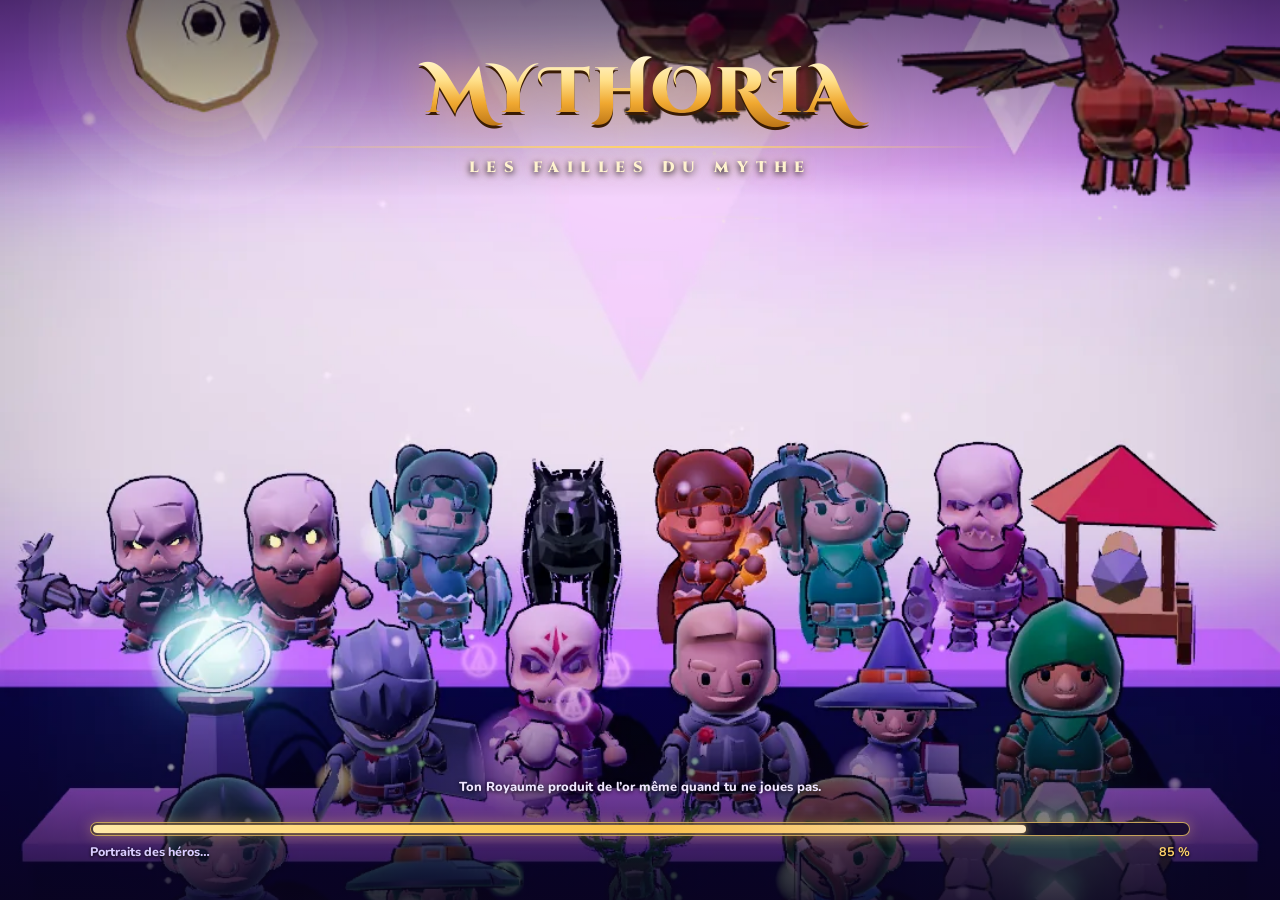
<file: index.html>
<!doctype html>
<html lang="fr" data-version="2026-11-24.1">
<head>
<meta charset="utf-8">
<meta name="viewport" content="width=device-width, initial-scale=1, maximum-scale=1, user-scalable=no, viewport-fit=cover">
<title>MYTHORIA</title>
<meta name="description" content="MYTHORIA — jeu de stratégie médiéval-fantastique : cartes, héros, combats en temps réel.">
<meta name="theme-color" content="#120c26">
<meta name="mobile-web-app-capable" content="yes">
<meta name="apple-mobile-web-app-capable" content="yes">
<meta name="apple-mobile-web-app-status-bar-style" content="black-translucent">
<link rel="manifest" href="manifest.webmanifest">
<link rel="icon" href="icons/icon.svg" type="image/svg+xml">
<link rel="apple-touch-icon" href="icons/icon-180.png">
<link rel="preconnect" href="https://fonts.googleapis.com">
<link rel="preconnect" href="https://fonts.gstatic.com" crossorigin>
<link href="https://fonts.googleapis.com/css2?family=Cinzel:wght@700;900&family=Cinzel+Decorative:wght@700;900&family=Nunito:wght@600;700;800;900&family=Roboto+Condensed:wght@500;700&display=swap" rel="stylesheet">
<script type="importmap">{"imports":{"three":"./vendor/three.module.min.js","three/addons/":"./vendor/addons/"}}</script>
<link rel="stylesheet" href="styles.css">
</head>
<body>
<div id="splash">
  <div class="ld-scene"><div class="ld-bg"></div><div class="ld-glow"></div><div class="ld-fly"><i></i></div><div class="ld-sparks"></div></div>
  <div class="ld-shade"></div>
  <div class="ld-title"><div class="logo">MYTHORIA</div><div class="ld-line"></div><div class="ld-sub">LES FAILLES DU MYTHE</div></div>
  <div class="ld-bottom"><div class="ld-tip">Fusionne 3 héros identiques pour les rendre bien plus forts.</div><div class="ld-bar"><i></i></div><div class="ld-txt"><span>Ouverture des Failles…</span><b>0 %</b></div></div>
</div>
<script>
// Écran de chargement : étincelles, astuces, barre (piloté ensuite par main.js via window.__loader)
(function () {
  var sp = document.querySelector('#splash .ld-sparks');
  for (var i = 0; i < 26; i++) { var e = document.createElement('i'); e.style.left = (Math.random() * 100) + '%'; e.style.animationDuration = (5 + Math.random() * 6) + 's'; e.style.animationDelay = (-Math.random() * 10) + 's'; var z = 2 + Math.random() * 4; e.style.width = e.style.height = z + 'px'; sp.appendChild(e); }
  var tips = ['Fusionne 3 héros identiques pour les rendre bien plus forts.', 'Seuls les héros au sol capturent le Cœur de Mythe.', 'Les archers et les mages font +35 % de dégâts aux volants.', 'Garde deux places libres sur ton Cercle pour fusionner.', 'Ton Royaume produit de l’or même quand tu ne joues pas.', 'Quand la jauge d’Éveil est pleine, lance ton sortilège !'];
  var tip = document.querySelector('#splash .ld-tip'), k = Math.floor(Math.random() * tips.length); tip.textContent = tips[k];
  var ti = setInterval(function () { k = (k + 1) % tips.length; tip.style.opacity = 0; setTimeout(function () { tip.textContent = tips[k]; tip.style.opacity = 1; }, 300); }, 3200);
  var bar = document.querySelector('#splash .ld-bar i'), lab = document.querySelector('#splash .ld-txt span'), pc = document.querySelector('#splash .ld-txt b'), shown = 0, target = 0;
  (function tick() { shown += (target - shown) * 0.12; if (target - shown < 0.2) shown = target; bar.style.width = shown + '%'; pc.textContent = Math.round(shown) + ' %'; if (document.getElementById('splash')) requestAnimationFrame(tick); })();
  window.__loader = { set: function (p, t) { target = Math.max(target, Math.min(100, p)); if (t) lab.textContent = t; }, stop: function () { clearInterval(ti); } };
})();
</script>
<div id="app"></div>
<div id="upd"><div><b>✨ Nouvelle mise à jour disponible</b><small></small></div><button id="updBtn" class="btn gold small">Mettre à jour</button></div>
<noscript>MYTHORIA a besoin de JavaScript.</noscript>
<script type="module" src="src/client/main.js"></script>
</body>
</html>
</file>
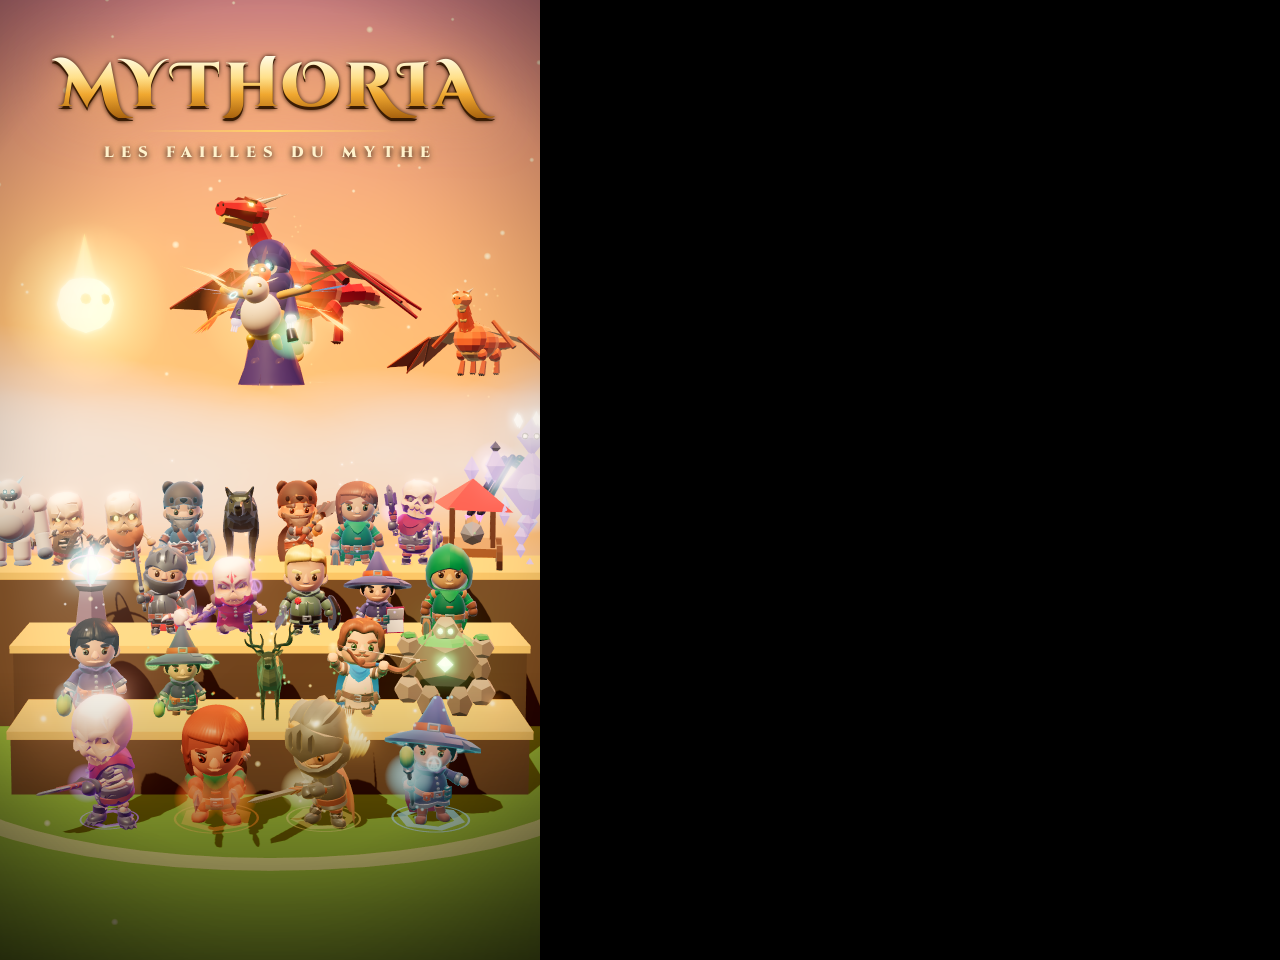
<file: poster.html>
<!doctype html>
<html lang="fr"><head><meta charset="utf-8">
<meta name="viewport" content="width=device-width, initial-scale=1">
<title>MYTHORIA — affiche</title>
<link href="https://fonts.googleapis.com/css2?family=Cinzel:wght@700;900&family=Cinzel+Decorative:wght@700;900&family=Nunito:wght@800;900&display=swap" rel="stylesheet">
<script type="importmap">{"imports":{"three":"./vendor/three.module.min.js","three/addons/":"./vendor/addons/"}}</script>
<style>
html,body{margin:0;background:#000;overflow:hidden}
#wrap{position:relative;width:540px;height:960px;overflow:hidden}
canvas{position:absolute;inset:0;width:540px;height:960px}
#title{position:absolute;left:0;right:0;top:56px;text-align:center;pointer-events:none}
.logo{font-family:'Cinzel Decorative',serif;font-weight:900;font-size:62px;letter-spacing:4px;line-height:1;
  background:linear-gradient(#fffbe6 0%,#ffe08a 35%,#f0a830 62%,#a8620e 100%);-webkit-background-clip:text;background-clip:text;color:transparent;
  filter:drop-shadow(0 3px 0 #3a1c04) drop-shadow(0 0 2px #2a1404) drop-shadow(0 0 26px rgba(255,190,80,.55))}
.sub{margin-top:10px;font-family:'Cinzel',serif;font-weight:900;font-size:15px;letter-spacing:7px;color:#fff3cf;text-shadow:0 2px 6px #000,0 0 14px rgba(255,200,100,.6)}
.line{width:260px;height:2px;margin:12px auto 0;background:linear-gradient(90deg,transparent,#ffd36a,transparent)}
#vig{position:absolute;inset:0;pointer-events:none;background:radial-gradient(120% 80% at 50% 45%,transparent 55%,rgba(0,0,0,.55) 100%),linear-gradient(transparent 70%,rgba(0,0,0,.6))}
</style></head>
<body>
<div id="wrap"><canvas id="c"></canvas><div id="vig"></div>
<div id="title"><div class="logo">MYTHORIA</div><div class="line"></div><div class="sub">LES FAILLES DU MYTHE</div></div></div>
<script type="module">
import * as THREE from 'three';
import { makeHero, preload, prop } from './src/client/three/assets.js';
import { THEMES, skyDome } from './src/client/three/world.js';
import { createComposer } from './src/client/three/look.js';
import { buildProc, glowSprite, glowTexture, sanctuaryCrystal } from './src/client/three/procedural.js';
import { PLAYABLE, HERO } from './src/shared/content.js';

const V = +(new URLSearchParams(location.search).get('v') || 1);
const LAYER = new URLSearchParams(location.search).get('layer') || '';
const notitle = new URLSearchParams(location.search).has('notitle') || !!LAYER;
if (notitle) document.getElementById('title').style.display = 'none';
const CFG = {
  1: { theme: 'aurore', sky: ['#1d3a9a', '#ff8a3a'], fog: '#d88a5a', sun: '#ffe2b0', sunI: 3.2, exp: 1.05, ground: '#6cbf52', rock: '#8a7c6a', dragon: ['#e8b04a', '#fff0b8'], glow: 0xffc870, part: '#ffe6a0' },
  2: { theme: 'arcane', sky: ['#0a0628', '#7a4ad8'], fog: '#3a2a78', sun: '#c8b0ff', sunI: 2.6, exp: 1.15, ground: '#5e5798', rock: '#3e3866', dragon: ['#8a5ad8', '#e0d0ff'], glow: 0xa070ff, part: '#c8a8ff', crystal: true },
  3: { theme: 'givre', sky: ['#060f2a', '#4a9ad8'], fog: '#1e4a78', sun: '#cfe6ff', sunI: 2.6, exp: 1.15, ground: '#dfe9f5', rock: '#6a7c98', dragon: ['#6fb8e8', '#eaf8ff'], glow: 0x7fdcff, part: '#dff6ff' },
}[V];

const cv = document.getElementById('c');
const r = new THREE.WebGLRenderer({ canvas: cv, antialias: true, preserveDrawingBuffer: true, alpha: LAYER === 'fly' });
r.setPixelRatio(2); r.setSize(540, 960, false);
r.outputColorSpace = THREE.SRGBColorSpace; r.toneMapping = THREE.ACESFilmicToneMapping; r.toneMappingExposure = CFG.exp;
r.shadowMap.enabled = true; r.shadowMap.type = THREE.PCFSoftShadowMap;
const scene = new THREE.Scene();
scene.add(skyDome({ skyTop: CFG.sky[0], skyBot: CFG.sky[1] }));
scene.fog = new THREE.Fog(CFG.fog, 45, 160);
const cam = new THREE.PerspectiveCamera(40, 540 / 960, 0.5, 400);
cam.position.set(0, 6.4, 22.5); cam.lookAt(0, 4.1, 0);
scene.add(new THREE.HemisphereLight(CFG.sky[1], '#302030', 1.3));
const sun = new THREE.DirectionalLight(CFG.sun, CFG.sunI); sun.position.set(-6, 14, 10); sun.castShadow = true;
sun.shadow.mapSize.set(4096, 4096); Object.assign(sun.shadow.camera, { left: -12, right: 12, top: 12, bottom: -6, near: 1, far: 50 }); sun.shadow.bias = -0.0006; sun.shadow.normalBias = 0.03;
scene.add(sun);
const back = new THREE.DirectionalLight(CFG.split ? '#6ad0ff' : CFG.sky[1], 2.2); back.position.set(6, 6, -10); scene.add(back);
if (CFG.split) { const l = new THREE.PointLight('#5ab8ff', 60, 30); l.position.set(-8, 5, 4); scene.add(l); const l2 = new THREE.PointLight('#ff6a2a', 60, 30); l2.position.set(8, 5, 4); scene.add(l2); }

// île flottante
const top = new THREE.Mesh(new THREE.CylinderGeometry(11, 10.5, 1, 40), new THREE.MeshStandardMaterial({ color: CFG.ground, flatShading: true }));
top.position.y = -0.5; top.receiveShadow = true; scene.add(top);
const under = new THREE.Mesh(new THREE.ConeGeometry(10.5, 12, 14, 3), new THREE.MeshStandardMaterial({ color: CFG.rock, flatShading: true }));
under.rotation.x = Math.PI; under.position.y = -7; scene.add(under);
// cercle de runes au sol
const rune = new THREE.Mesh(new THREE.RingGeometry(5.6, 6, 64), new THREE.MeshBasicMaterial({ color: CFG.glow, transparent: true, opacity: 0.6, blending: THREE.AdditiveBlending, depthWrite: false }));
rune.rotation.x = -Math.PI / 2; rune.position.set(0, 0.03, 1); scene.add(rune);
// lueur derrière les héros
const halo = glowSprite(CFG.glow, 26); halo.position.set(0, 5, -5); halo.material.opacity = V === 1 ? 0.35 : 0.55; scene.add(halo);
if (CFG.crystal) { const cr = sanctuaryCrystal('#b48cff'); cr.group.scale.setScalar(3.2); cr.group.position.set(0, 7.5, -7); scene.add(cr.group); cr.update(1.3, 1); }
// rochers / arbres sur le bord arrière
const T = THEMES[CFG.theme];
for (let i = 0; i < 9; i++) { const a = Math.PI * (1.08 + i * 0.105); if (Math.abs(Math.cos(a)) < 0.75) continue; try { const o = await prop(T.props[i % T.props.length][0], { scale: 1.6, tint: T.tintProps }); o.position.set(Math.cos(a) * 9.6, 0, Math.sin(a) * 8.6); scene.add(o); } catch (e) {} }
// îlots au loin
for (const [x, y, z, s] of [[-14, 9, -18, 1.2], [15, 12, -24, 1.6], [-20, 3, -30, 2], [19, 2, -14, 0.9]]) {
  const g = new THREE.Group();
  const t2 = new THREE.Mesh(new THREE.CylinderGeometry(2.2 * s, 2.5 * s, 0.5, 9), new THREE.MeshStandardMaterial({ color: CFG.ground, flatShading: true }));
  const b2 = new THREE.Mesh(new THREE.ConeGeometry(2.4 * s, 5 * s, 9), new THREE.MeshStandardMaterial({ color: CFG.rock, flatShading: true })); b2.rotation.x = Math.PI; b2.position.y = -2.7 * s;
  g.add(t2, b2); g.position.set(x, y, z); scene.add(g);
  try { const o = await prop(T.props[0][0], { scale: 1.3 * s, tint: T.tintProps }); o.position.y = 0.25; g.add(o); } catch (e) {}
}
// nuages
for (let i = 0; i < 26; i++) { const c = new THREE.Sprite(new THREE.SpriteMaterial({ map: glowTexture(), color: new THREE.Color(CFG.fog).lerp(new THREE.Color('#fff'), 0.4), transparent: true, opacity: 0.7, depthWrite: false })); c.position.set((Math.random() - 0.5) * 70, -6 - Math.random() * 8, -10 - Math.random() * 40); c.scale.set(20 + Math.random() * 16, 7 + Math.random() * 4, 1); scene.add(c); }
// nuages à l'horizon, derrière les héros
for (let i = 0; i < 18; i++) { const c = new THREE.Sprite(new THREE.SpriteMaterial({ map: glowTexture(), color: new THREE.Color(CFG.fog).lerp(new THREE.Color('#fff'), 0.55), transparent: true, opacity: 0.8, depthWrite: false })); c.position.set((Math.random() - 0.5) * 60, -1 + Math.random() * 5, -32 - Math.random() * 20); c.scale.set(18 + Math.random() * 14, 5 + Math.random() * 4, 1); scene.add(c); }
// particules
const n = 160, pg = new THREE.BufferGeometry(), pp = new Float32Array(n * 3);
for (let i = 0; i < n; i++) { pp[i * 3] = (Math.random() - 0.5) * 26; pp[i * 3 + 1] = Math.random() * 14; pp[i * 3 + 2] = (Math.random() - 0.5) * 18; }
pg.setAttribute('position', new THREE.BufferAttribute(pp, 3));
scene.add(new THREE.Points(pg, new THREE.PointsMaterial({ size: 0.22, map: glowTexture(), color: CFG.part, transparent: true, depthWrite: false, blending: THREE.AdditiveBlending })));
// dragons
const dr = buildProc('dragon', { color: CFG.dragon[0], belly: CFG.dragon[1], horns: true }); dr.root.scale.setScalar(2.3); dr.play('run'); dr.update(0.6);
dr.root.position.set(-6.4, 6.6, -12); dr.root.rotation.set(0.05, 1.35, 0.2);
if (CFG.split) { const d2 = buildProc('dragon', { color: '#6fb8e8', belly: '#eaf8ff', horns: true }); d2.root.scale.setScalar(2.2); d2.play('run'); d2.update(0.2); d2.root.position.set(6.4, 8.8, -13); d2.root.rotation.set(0.05, -1.35, -0.2); scene.add(d2.root); }

// hauteur du modèle seul (sans les lueurs ni particules)
function heightOf(o) { o.updateMatrixWorld(true); const b = new THREE.Box3(), t = new THREE.Box3(); o.traverse(m => { if ((m.isMesh || m.isSkinnedMesh) && !m.isSprite && !m.isPoints && m.visible && !(m.material && m.material.transparent) && !m.userData.isOutline) { if (m.geometry) { m.geometry.computeBoundingBox(); t.copy(m.geometry.boundingBox).applyMatrix4(m.matrixWorld); b.union(t); } } }); return b.isEmpty() ? 2 : Math.max(0.4, b.max.y - Math.max(b.min.y, o.position.y)); }
// ---- les héros : pyramide sur des gradins de pierre ----
const ids = PLAYABLE.map(c => c.id);
const fly = ids.filter(id => HERO[id].fly);
const front = ['kaelis', 'solenne', 'malakar', 'vael'];
let rest = ids.filter(id => !HERO[id].fly && !front.includes(id));
rest.sort((a, b) => ['nevra', 'morvak', 'myra', 'elwyn', 'cerf', 'golem'].includes(b) - ['nevra', 'morvak', 'myra', 'elwyn', 'cerf', 'golem'].includes(a));
if (CFG.split) { const Lf = ['aube', 'givre', 'sylve', 'neutre']; }
await preload(ids);
const SIZES = [5, 6, 8], ROWS = [front];
let k0 = 0; for (const n of SIZES) { ROWS.push(rest.slice(k0, k0 + n)); k0 += n; }
if (k0 < rest.length) ROWS[ROWS.length - 1].push(...rest.slice(k0));
const stone = new THREE.MeshStandardMaterial({ color: new THREE.Color(CFG.rock).multiplyScalar(0.75), flatShading: true }), stone2 = new THREE.MeshStandardMaterial({ color: new THREE.Color(CFG.rock).multiplyScalar(0.6), flatShading: true });
const place = [];
ROWS.forEach((row, k) => {
  const z = 5 - k * 1.7, y = k * 0.85, sp = [1.45, 1.3, 1.15, 1.0][k] || 1, w = (row.length - 1) * sp;
  if (k) { const st = new THREE.Mesh(new THREE.BoxGeometry(w + 2.2, y, 1.75), k % 2 ? stone : stone2); st.position.set(0, y / 2, z); st.castShadow = st.receiveShadow = true; scene.add(st);
    const lip = new THREE.Mesh(new THREE.BoxGeometry(w + 2.3, 0.12, 1.8), new THREE.MeshStandardMaterial({ color: CFG.glow, emissive: CFG.glow, emissiveIntensity: 0.25, flatShading: true })); lip.position.set(0, y + 0.02, z); scene.add(lip); }
  // ordre : les plus forts au centre
  const ord = []; row.forEach((id, i) => { if (i % 2) ord.push(id); else ord.unshift(id); });
  ord.forEach((id, i) => place.push({ id, x: (i - (ord.length - 1) / 2) * sp, z: z + (k ? 0 : 0.2), y, k }));
});
const acts = [];
for (const p of place) {
  const a = await makeHero(p.id, { star: p.k === 0 ? 3 : 2, lite: false });
  a.holder.scale.multiplyScalar((p.k === 0 ? 1.85 : 1.55) / heightOf(a.holder));
  a.holder.position.set(p.x, p.y, p.z); a.holder.rotation.y = Math.atan2(cam.position.x - p.x, cam.position.z - p.z);
  const roll = Math.random(); a.play(p.k === 0 ? 'attack' : roll < 0.3 ? 'attack' : roll < 0.45 ? 'cheer' : 'idle', { force: true });
  a.holder.traverse(o => { if (o.isMesh) o.castShadow = true; });
  scene.add(a.holder); acts.push(a);
}
const topY = (ROWS.length - 1) * 0.85;
const flyPos = { follets: [-2.9, topY + 2.0, 1.6], dragonnet: [3.4, topY + 3.0, 0.8], ignar: [0.6, topY + 3.1, -3.2] };
const flyH = [], flyA = [];
for (const id of (LAYER === 'bg' ? [] : fly)) {
  const a = await makeHero(id, { star: 3 });
  a.holder.scale.multiplyScalar((id === 'ignar' ? 3.0 : id === 'follets' ? 0.9 : 1.5) / heightOf(a.holder)); const [x, y, z] = flyPos[id] || [0, topY + 3, 0];
  a.holder.position.set(x, y, z); a.holder.rotation.y = Math.atan2(cam.position.x - x, cam.position.z - z) + (id === 'ignar' ? -0.75 : x < 0 ? 0.4 : -0.4); a.play('idle', { force: true });
  scene.add(a.holder); acts.push(a); flyH.push(a.holder); flyA.push(a);
}
for (const a of acts) a.update(0.3 + Math.random() * 0.4);
const post = createComposer(r, scene, cam, { bloom: true, strength: 0.55, threshold: 1.0, radius: 0.55, samples: 4 });
post.setSize(540, 960);
if (LAYER === 'fly') {
  scene.children.forEach(o => { if (!o.isLight && !flyH.includes(o)) o.visible = false; }); r.setClearColor(0x000000, 0);
  for (const a of flyA) a.t = 0;
  window.__step = dt => { for (const a of flyA) a.update(dt); r.render(scene, cam); };
  window.__step(0); window.__ready = true;
}
let fr = 0;
function loop() { if (LAYER === 'fly') return; fr++; for (const a of acts) a.update(fr < 3 ? 0.02 : 0); post.render(); if (fr < 6) requestAnimationFrame(loop); else { document.fonts.ready.then(() => { window.__ready = true; }); } }
loop();
</script>
</body></html>
</file>
<file: styles.css>
/* MYTHORIA — identité visuelle : nuit saphir, or ancien, cristal arcanique.
   Panneaux de verre sombre à liseré doré, titres gravés (Cinzel), boutons sceaux. */
:root {
  --bg: #0d0820; --bg2: #160f33; --glass: rgba(26, 18, 58, .78); --glass2: rgba(40, 28, 84, .72);
  --line: rgba(255, 214, 140, .22); --line2: rgba(255, 255, 255, .1);
  --txt: #f7f1ff; --mut: #b6a9d8; --gold: #ffcf5c; --gold2: #e89a22; --gold3: #8a5a12;
  --cyan: #7ff3ff; --blue: #3da9ff; --red: #ff4f5e; --green: #6fe39a;
  --safe-t: env(safe-area-inset-top, 0px); --safe-b: env(safe-area-inset-bottom, 0px);
  --title: 'Cinzel', Georgia, serif; --deco: 'Cinzel Decorative', 'Cinzel', Georgia, serif; --ui: 'Nunito', system-ui, sans-serif;
}
* { box-sizing: border-box; -webkit-tap-highlight-color: transparent; }
html, body { margin: 0; height: 100%; background: var(--bg); color: var(--txt); font-family: var(--ui); overscroll-behavior: none; }
body { background: radial-gradient(120% 60% at 50% -10%, #3a2380 0%, #150c33 45%, var(--bg) 80%) fixed; user-select: none; -webkit-user-select: none; overflow: hidden; }
button { font-family: inherit; color: inherit; border: 0; background: none; cursor: pointer; padding: 0; }
img { -webkit-user-drag: none; }
.muted { color: var(--mut); font-size: 13px; } .small { font-size: 11.5px; } .center { text-align: center; }
.row { display: flex; align-items: center; } .row.between { justify-content: space-between; } .row.gap { gap: 10px; } .grow { flex: 1; }
.ic { display: inline-flex; width: 1.25em; height: 1.25em; vertical-align: -0.25em; } .ic svg { width: 100%; height: 100%; }

#splash { position: fixed; inset: 0; z-index: 100; display: grid; place-content: center; text-align: center; gap: 10px; background: radial-gradient(circle at 50% 40%, #2a1a5a, var(--bg) 70%); transition: opacity .5s; }
#splash.off { opacity: 0; pointer-events: none; }
.logo { font-family: var(--deco); font-size: 40px; font-weight: 900; letter-spacing: 3px; background: linear-gradient(#fff8d8, #ffcf5c 50%, #b8741a); -webkit-background-clip: text; background-clip: text; color: transparent; filter: drop-shadow(0 2px 0 #3a1a05) drop-shadow(0 0 18px rgba(255, 190, 80, .35)); }
.nogl { padding: 40px 20px; text-align: center; }

#app { display: flex; flex-direction: column; height: 100dvh; max-width: 560px; margin: 0 auto; position: relative; }
.screen { flex: 1; overflow-y: auto; padding: 10px 12px 16px; -webkit-overflow-scrolling: touch; }

/* ---------- barre du haut ---------- */
.topbar { display: flex; align-items: center; gap: 8px; padding: calc(8px + var(--safe-t)) 10px 8px; background: linear-gradient(rgba(20, 12, 46, .96), rgba(14, 9, 34, .9)); border-bottom: 1px solid var(--line); position: relative; z-index: 3; }
.topbar::after { content: ''; position: absolute; left: 10%; right: 10%; bottom: -1px; height: 1px; background: linear-gradient(90deg, transparent, var(--gold), transparent); opacity: .6; }
.me { display: flex; align-items: center; gap: 8px; min-width: 0; flex: 1; text-align: left; }
.avatar { width: 44px; height: 44px; border-radius: 12px; overflow: hidden; flex: none; background: radial-gradient(circle at 50% 30%, #4a3a8a, #1a1236); border: 2px solid var(--gold); box-shadow: 0 0 12px rgba(255, 200, 90, .35); }
.av-img { width: 100%; height: 100%; object-fit: cover; object-position: 50% 15%; transform: scale(1.5) translateY(10%); }
.me-txt { min-width: 0; } .me-txt b { display: block; font-size: 14px; white-space: nowrap; overflow: hidden; text-overflow: ellipsis; max-width: 110px; }
.xp { display: flex; align-items: center; gap: 4px; margin-top: 2px; }
.lvl { background: linear-gradient(#7fd0ff, #2a6fd6); border-radius: 6px; font-size: 11px; font-weight: 900; padding: 0 5px; box-shadow: inset 0 1px 0 rgba(255, 255, 255, .4); }
.xpbar { width: 58px; height: 6px; border-radius: 4px; background: rgba(0, 0, 0, .5); overflow: hidden; } .xpbar i { display: block; height: 100%; background: linear-gradient(90deg, var(--cyan), var(--blue)); }
.res { display: flex; gap: 4px; }
.pill { display: inline-flex; align-items: center; gap: 3px; background: linear-gradient(rgba(0, 0, 0, .45), rgba(0, 0, 0, .25)); border: 1px solid var(--line); border-radius: 20px; padding: 3px 8px 3px 4px; font-size: 13px; font-weight: 900; white-space: nowrap; }
.pill .ic { width: 18px; height: 18px; }
.gear { width: 34px; height: 34px; display: grid; place-content: center; color: var(--mut); } .gear .ic { width: 24px; height: 24px; }

/* ---------- barre du bas ---------- */
.nav { display: flex; align-items: flex-end; background: linear-gradient(rgba(16, 10, 38, .95), #0a0618); border-top: 1px solid var(--line); padding: 0 4px var(--safe-b); position: relative; z-index: 3; }
.nav-b { flex: 1; display: flex; flex-direction: column; align-items: center; gap: 2px; padding: 8px 0 7px; color: var(--mut); transition: .15s; position: relative; }
.nav-b .ic { width: 25px; height: 25px; } .nav-b small { font-size: 10.5px; font-weight: 800; letter-spacing: .3px; }
.nav-b.on { color: #fff; } .nav-b.on::before { content: ''; position: absolute; top: 0; left: 22%; right: 22%; height: 3px; border-radius: 0 0 3px 3px; background: var(--gold); box-shadow: 0 0 10px var(--gold); }
.nav-b.mid .ic { width: 46px; height: 46px; padding: 9px; margin-top: -18px; border-radius: 50%; color: #3a1d00; background: radial-gradient(circle at 40% 30%, #fff3b8, var(--gold) 45%, var(--gold2)); border: 2px solid #fff0c0; box-shadow: 0 4px 14px rgba(0, 0, 0, .5), 0 0 18px rgba(255, 190, 80, .4); }
.nav-b.mid:not(.on) .ic { filter: saturate(.6) brightness(.85); }

/* ---------- boutons ---------- */
.btn { display: inline-flex; align-items: center; justify-content: center; gap: 6px; background: linear-gradient(#5a46c0, #36277e); border: 1px solid rgba(255, 255, 255, .16); border-bottom: 3px solid rgba(0, 0, 0, .4); border-radius: 12px; padding: 10px 14px; font-weight: 900; font-size: 15px; text-shadow: 0 1px 0 rgba(0, 0, 0, .4); transition: transform .08s; }
.btn:active { transform: translateY(2px); border-bottom-width: 1px; }
.btn.gold { background: linear-gradient(#ffe48a, var(--gold) 45%, var(--gold2)); color: #3a1d00; text-shadow: 0 1px 0 rgba(255, 255, 255, .45); border-color: #fff0c0; }
.btn.red { background: linear-gradient(#ff7a85, #c4203a); }
.btn.ghost { background: rgba(255, 255, 255, .06); border-color: var(--line2); }
.btn.big { font-size: 18px; padding: 14px; width: 100%; border-radius: 16px; font-family: var(--title); letter-spacing: .5px; }
.btn.small { font-size: 13px; padding: 6px 10px; border-radius: 10px; }
.btn.wide { width: 100%; margin: 5px 0; justify-content: flex-start; }

/* ---------- accueil ---------- */
.home { display: flex; flex-direction: column; gap: 12px; }
.home-stage { position: relative; height: min(48dvh, 420px); border-radius: 22px; overflow: hidden; background: linear-gradient(var(--sky1), var(--sky2)); border: 1px solid var(--line); box-shadow: 0 10px 30px rgba(0, 0, 0, .5), inset 0 0 60px rgba(0, 0, 0, .25); }
.home-stage::after { content: ''; position: absolute; inset: 0; pointer-events: none; background: linear-gradient(transparent 55%, rgba(8, 4, 20, .75)); }
.home-3d { position: absolute; inset: 0; width: 100%; height: 100%; display: block; touch-action: pan-y; }
.home-world { position: absolute; top: 12px; left: 14px; z-index: 1; text-shadow: 0 2px 6px rgba(0, 0, 0, .6); }
.home-world small { display: block; font-size: 11px; font-weight: 800; letter-spacing: 1.5px; text-transform: uppercase; opacity: .85; }
.home-world b { font-family: var(--title); font-size: 21px; color: #fff; }
.home-hero { position: absolute; left: 14px; bottom: 44px; z-index: 1; text-align: left; text-shadow: 0 2px 6px rgba(0, 0, 0, .7); }
.home-hero b { display: block; font-family: var(--title); font-size: 24px; line-height: 1.05; } .home-hero small { color: #e8dcff; font-weight: 700; }
.rar { display: inline-block; font-size: 10.5px; font-weight: 900; text-transform: uppercase; letter-spacing: 1px; padding: 2px 8px; border-radius: 10px; background: color-mix(in srgb, var(--rc) 30%, rgba(0, 0, 0, .5)); border: 1px solid var(--rc); margin-bottom: 4px; }
.home-prog { position: absolute; left: 14px; right: 14px; bottom: 12px; z-index: 1; }
.home-prog small { display: flex; align-items: center; gap: 4px; font-weight: 800; font-size: 12px; margin-top: 3px; }
.tbar { height: 8px; border-radius: 6px; background: rgba(0, 0, 0, .5); overflow: hidden; border: 1px solid rgba(255, 255, 255, .15); } .tbar i { display: block; height: 100%; background: linear-gradient(90deg, #ffe48a, var(--gold2)); }
.btn-battle { position: relative; display: grid; grid-template-columns: auto 1fr; grid-template-rows: auto auto; align-items: center; column-gap: 12px; text-align: left; padding: 12px 18px 12px 12px; border-radius: 20px;
  background: linear-gradient(100deg, #ffe48a, var(--gold) 40%, var(--gold2)); color: #3a1d00; border: 2px solid #fff0c0; box-shadow: 0 6px 0 var(--gold3), 0 10px 30px rgba(255, 170, 50, .35); animation: glow 2.4s infinite; }
.btn-battle:active { transform: translateY(3px); box-shadow: 0 3px 0 var(--gold3); }
.btn-battle .seal { grid-row: span 2; width: 54px; height: 54px; border-radius: 50%; display: grid; place-content: center; background: radial-gradient(circle at 40% 30%, #5a3fd0, #241860); color: #fff; border: 2px solid #fff0c0; box-shadow: inset 0 0 12px rgba(127, 243, 255, .5); }
.btn-battle .seal .ic { width: 30px; height: 30px; }
.btn-battle b { font-family: var(--deco); font-size: 25px; letter-spacing: 1.5px; } .btn-battle small { font-weight: 800; opacity: .8; }
@keyframes glow { 50% { box-shadow: 0 6px 0 var(--gold3), 0 10px 40px rgba(255, 170, 50, .6); } }
.home-row { display: grid; grid-template-columns: repeat(4, 1fr); gap: 7px; }
.tile { display: flex; flex-direction: column; align-items: center; gap: 3px; padding: 10px 6px; border-radius: 16px; background: var(--glass); border: 1px solid var(--line); }
.tile .ic { width: 30px; height: 30px; color: var(--gold); } .tile b { font-family: var(--title); font-size: 14px; } .tile small { color: var(--mut); font-size: 11px; font-weight: 700; }

/* ---------- panneaux & cartes de héros ---------- */
.panel { background: var(--glass); border: 1px solid var(--line); border-radius: 20px; padding: 12px; margin-bottom: 12px; box-shadow: inset 0 1px 0 rgba(255, 255, 255, .06); }
.panel h3 { margin: 0; font-family: var(--title); font-size: 17px; color: var(--gold); }
.deck-grid, .coll-grid { display: grid; grid-template-columns: repeat(4, 1fr); gap: 8px; margin-top: 10px; }
.hcard { position: relative; aspect-ratio: 4 / 5.3; border-radius: 14px; overflow: hidden; border: 2px solid var(--rc); background: #120a26; box-shadow: 0 3px 0 rgba(0, 0, 0, .4), 0 0 12px color-mix(in srgb, var(--rc) 30%, transparent); transition: transform .1s; }
.hcard:active { transform: scale(.96); }
.hc-bg { position: absolute; inset: 0; background: radial-gradient(circle at 50% 35%, color-mix(in srgb, var(--fc) 55%, #fff 10%) 0%, color-mix(in srgb, var(--fc) 35%, #1a1033) 45%, #120a26 85%); }
.r-legendaire .hc-bg, .r-mythique .hc-bg { background: radial-gradient(circle at 50% 35%, color-mix(in srgb, var(--rc) 70%, #fff 15%) 0%, color-mix(in srgb, var(--rc) 35%, #1a1033) 50%, #120a26 90%); }
.r-mythique { animation: shimmer 2.5s infinite; } @keyframes shimmer { 50% { box-shadow: 0 3px 0 rgba(0, 0, 0, .4), 0 0 22px var(--rc); } }
.pt { position: absolute; inset: 0; width: 100%; height: 100%; object-fit: cover; object-position: 50% 30%; }
.pt.loading, .av-img.loading { opacity: 0; } .pt { transition: opacity .3s; }
.hc-fac { position: absolute; top: 5px; right: 5px; width: 10px; height: 10px; border-radius: 50%; background: var(--fc); box-shadow: 0 0 6px var(--fc); border: 1px solid rgba(0, 0, 0, .5); }
.hc-name { position: absolute; left: 0; right: 0; bottom: 0; padding: 14px 4px 4px; background: linear-gradient(transparent, rgba(8, 4, 20, .92) 55%); text-align: center; line-height: 1.05; }
.hc-name b { display: block; font-size: 11.5px; font-weight: 900; } .hc-name small { display: block; font-size: 8.5px; color: var(--mut); white-space: nowrap; overflow: hidden; text-overflow: ellipsis; }
.hcard.lock .pt { filter: brightness(0) drop-shadow(0 0 2px rgba(180, 160, 255, .6)); opacity: .7; }
.hc-lock { position: absolute; inset: 22% 4px auto; display: flex; flex-direction: column; align-items: center; gap: 2px; font-size: 9px; font-weight: 800; color: #e0d4ff; text-align: center; }
.hc-lock .ic { width: 20px; height: 20px; }
.hcard.indeck::after { content: '✓'; position: absolute; top: 3px; left: 4px; background: var(--green); color: #003a1a; font-weight: 900; border-radius: 50%; width: 17px; height: 17px; font-size: 11px; display: grid; place-content: center; }
.deck-grid.swapping .hcard { animation: wiggle .35s infinite alternate; } @keyframes wiggle { from { transform: rotate(-2deg); } to { transform: rotate(2deg); } }
.swap-hint { background: rgba(255, 207, 92, .12); border: 1px dashed var(--gold); border-radius: 12px; padding: 8px; margin-top: 8px; font-size: 13px; display: flex; align-items: center; gap: 6px; flex-wrap: wrap; }
.spell-slot { width: 100%; display: flex; align-items: center; gap: 10px; text-align: left; margin-top: 10px; padding: 10px; border-radius: 14px; background: linear-gradient(90deg, rgba(127, 243, 255, .12), rgba(155, 140, 255, .08)); border: 1px solid rgba(127, 243, 255, .35); }
.spell-slot small { display: block; color: var(--cyan); font-size: 11px; font-weight: 800; text-transform: uppercase; letter-spacing: .8px; } .spell-slot b { font-family: var(--title); } .spell-slot em { display: block; font-style: normal; color: var(--mut); font-size: 12px; }
.sp-ic { width: 44px; height: 44px; flex: none; border-radius: 50%; display: grid; place-content: center; background: radial-gradient(circle at 40% 30%, #4a3aa8, #1a1240); border: 2px solid rgba(127, 243, 255, .6); } .sp-ic .ic { width: 26px; height: 26px; }
.chev { font-size: 26px; color: var(--mut); margin-left: auto; }
.chips { display: flex; flex-wrap: wrap; gap: 5px; margin-top: 8px; }
.chip { display: inline-flex; align-items: center; gap: 3px; font-size: 11.5px; font-weight: 800; padding: 3px 8px; border-radius: 12px; border: 1px solid var(--line2); background: rgba(0, 0, 0, .3); color: var(--mut); }
.chip.on { color: #fff; border-color: var(--fc); background: color-mix(in srgb, var(--fc) 22%, rgba(0, 0, 0, .3)); }
.filters { display: flex; gap: 5px; overflow-x: auto; padding: 8px 0 2px; scrollbar-width: none; } .filters::-webkit-scrollbar { display: none; }
.fchip { flex: none; padding: 5px 11px; border-radius: 14px; font-size: 12.5px; font-weight: 800; border: 1px solid var(--line2); color: var(--mut); background: rgba(0, 0, 0, .25); }
.fchip.on { color: #fff; border-color: var(--fc); background: color-mix(in srgb, var(--fc) 25%, rgba(0, 0, 0, .3)); box-shadow: 0 0 10px color-mix(in srgb, var(--fc) 40%, transparent); }

/* ---------- fiche de héros ---------- */
.hero-detail { position: fixed; inset: 0; z-index: 55; display: flex; flex-direction: column; max-width: 560px; margin: 0 auto; background: radial-gradient(120% 60% at 50% 0%, color-mix(in srgb, var(--rc) 35%, #1a1040), var(--bg) 70%); animation: fadein .25s; overflow-y: auto; }
.hd-stage { position: relative; height: 52dvh; flex: none; }
.hd-3d { position: absolute; inset: 0; width: 100%; height: 100%; display: block; touch-action: pan-y; }
.hd-close { position: absolute; top: calc(10px + var(--safe-t)); right: 12px; width: 40px; height: 40px; border-radius: 50%; display: grid; place-content: center; background: rgba(0, 0, 0, .45); border: 1px solid var(--line); z-index: 2; } .hd-close .ic { width: 20px; height: 20px; }
.hd-anims { position: absolute; left: 0; right: 0; bottom: 10px; display: flex; justify-content: center; gap: 6px; z-index: 2; }
.hd-anims button { padding: 6px 12px; border-radius: 14px; font-weight: 800; font-size: 12.5px; background: rgba(10, 6, 25, .6); border: 1px solid var(--line); backdrop-filter: blur(4px); }
.hd-drag { position: absolute; top: calc(18px + var(--safe-t)); left: 14px; color: rgba(255, 255, 255, .55); font-size: 11px; font-weight: 700; }
.hd-body { padding: 4px 16px calc(20px + var(--safe-b)); }
.hd-title h2 { margin: 0; font-family: var(--deco); font-size: 30px; color: #fff; text-shadow: 0 0 20px color-mix(in srgb, var(--rc) 60%, transparent); }
.hd-title small { color: var(--rc); font-weight: 800; font-size: 14px; letter-spacing: .5px; }
.lore { font-style: italic; color: #e2d8ff; font-size: 14px; line-height: 1.45; margin: 12px 0; padding-left: 10px; border-left: 2px solid var(--rc); }
.ability { display: flex; gap: 10px; align-items: center; background: linear-gradient(90deg, color-mix(in srgb, var(--rc) 22%, transparent), rgba(0, 0, 0, .2)); border: 1px solid color-mix(in srgb, var(--rc) 50%, transparent); border-radius: 14px; padding: 10px; }
.ab-ic { width: 40px; height: 40px; flex: none; display: grid; place-content: center; border-radius: 12px; background: rgba(0, 0, 0, .35); } .ab-ic .ic { width: 26px; height: 26px; }
.ability b { font-family: var(--title); color: var(--gold); } .ability small { display: block; color: #ece4ff; font-size: 13px; }
.sbars { margin: 14px 0; display: flex; flex-direction: column; gap: 7px; }
.sbar { display: grid; grid-template-columns: 90px 1fr 92px; align-items: center; gap: 8px; } .sbar small { color: var(--mut); font-weight: 800; font-size: 12px; } .sbar b { font-size: 12.5px; text-align: right; } .sbar b.wide { grid-column: span 2; text-align: left; }
.sb { height: 8px; border-radius: 5px; background: rgba(0, 0, 0, .45); overflow: hidden; } .sb i { display: block; height: 100%; background: linear-gradient(90deg, color-mix(in srgb, var(--rc) 70%, #fff), var(--rc)); }
.evo h4 { margin: 6px 0; font-family: var(--title); color: var(--gold); font-size: 15px; }
.evo-row { display: grid; grid-template-columns: repeat(3, 1fr); gap: 6px; }
.evo-st { text-align: center; background: rgba(0, 0, 0, .3); border: 1px solid var(--line); border-radius: 12px; padding: 8px 4px; } .evo-st b { color: var(--gold); font-size: 18px; display: block; } .evo-st small { color: var(--mut); font-size: 11px; font-weight: 700; }
.tip { background: rgba(255, 255, 255, .06); border-left: 3px solid var(--gold); border-radius: 8px; padding: 8px 10px; font-size: 13px; } .tip.lock { border-color: var(--red); }

/* ---------- mondes ---------- */
.worlds { position: fixed; inset: 0; z-index: 55; max-width: 560px; margin: 0 auto; overflow-y: auto; background: var(--bg); padding: calc(12px + var(--safe-t)) 12px calc(20px + var(--safe-b)); animation: fadein .25s; }
.w-head { display: flex; align-items: center; justify-content: space-between; margin-bottom: 10px; } .w-head h2 { font-family: var(--title); color: var(--gold); margin: 0; font-size: 21px; } .w-head .hd-close { position: static; }
.wcard { display: flex; gap: 12px; padding: 10px; margin-bottom: 10px; border-radius: 18px; background: var(--glass); border: 1px solid color-mix(in srgb, var(--fc) 45%, transparent); }
.wcard.locked { filter: grayscale(.6) brightness(.75); }
.w-art { position: relative; width: 96px; flex: none; border-radius: 14px; overflow: hidden; background: linear-gradient(var(--s1), var(--s2)); }
.w-isle { position: absolute; left: 12%; right: 12%; top: 48%; height: 16%; border-radius: 50%; background: var(--g); box-shadow: 0 10px 0 -3px rgba(0, 0, 0, .25); }
.w-isle::after { content: ''; position: absolute; left: 20%; right: 20%; top: 80%; height: 180%; background: linear-gradient(rgba(60, 50, 50, .8), transparent); clip-path: polygon(0 0, 100% 0, 50% 100%); }
.w-n { position: absolute; top: 6px; left: 8px; font-family: var(--deco); font-size: 22px; color: #fff; text-shadow: 0 2px 4px rgba(0, 0, 0, .6); }
.w-txt { flex: 1; min-width: 0; } .w-txt b { font-family: var(--title); font-size: 16px; } .w-txt > small { display: block; color: var(--mut); font-size: 12px; margin: 2px 0 6px; }
.w-meta { display: flex; gap: 5px; flex-wrap: wrap; margin-bottom: 6px; } .w-meta .ic { width: 14px; height: 14px; }
.mini-row { display: flex; gap: 5px; flex-wrap: wrap; margin: 6px 0; justify-content: center; } .wcard .mini-row { justify-content: flex-start; }
.mini { position: relative; width: 56px; aspect-ratio: 4 / 5; border-radius: 10px; overflow: hidden; border: 2px solid var(--rc); background: radial-gradient(circle at 50% 35%, #4a3a8a, #120a26); }
.mini.sm { width: 38px; } .mini small { position: absolute; bottom: 0; left: 0; right: 0; font-size: 9px; font-weight: 800; background: rgba(0, 0, 0, .7); text-align: center; }

/* ---------- feuilles ---------- */
.sheet-back { position: fixed; inset: 0; z-index: 70; background: rgba(4, 2, 12, .6); opacity: 0; transition: opacity .2s; display: flex; align-items: flex-end; justify-content: center; }
.sheet-back.on { opacity: 1; }
.sheet { width: 100%; max-width: 560px; max-height: 86dvh; overflow-y: auto; background: linear-gradient(#2a1d5c, #170f36); border-radius: 24px 24px 0 0; border: 1px solid var(--line); border-bottom: 0; padding: 8px 16px calc(18px + var(--safe-b)); transform: translateY(40px); transition: transform .22s; box-shadow: 0 -10px 40px rgba(0, 0, 0, .5); }
.sheet-back.on .sheet { transform: none; }
.sheet-grip { width: 44px; height: 5px; border-radius: 3px; background: rgba(255, 255, 255, .25); margin: 2px auto 10px; }
.sheet h3 { font-family: var(--title); color: var(--gold); margin: 4px 0 10px; font-size: 20px; }
.sheet h4 { margin: 14px 0 6px; color: var(--mut); text-transform: uppercase; font-size: 11.5px; letter-spacing: 1.2px; }
.mode { display: flex; align-items: center; gap: 10px; background: rgba(0, 0, 0, .28); border: 1px solid var(--line2); border-radius: 16px; padding: 10px; margin-bottom: 8px; }
.mode.locked { opacity: .55; }
.mode-ic { width: 44px; height: 44px; flex: none; display: grid; place-content: center; border-radius: 12px; background: radial-gradient(circle at 40% 30%, #4a3aa8, #1a1240); color: var(--gold); } .mode-ic .ic { width: 26px; height: 26px; }
.mode-txt { flex: 1; } .mode-txt b { display: block; font-family: var(--title); } .mode-txt small { color: var(--mut); font-size: 12px; }
.lvls { display: flex; flex-wrap: wrap; gap: 5px; margin-top: 6px; }
.lock .ic { width: 22px; height: 22px; color: var(--mut); }
.sp-row { width: 100%; display: flex; align-items: center; gap: 10px; text-align: left; padding: 10px; margin-bottom: 7px; border-radius: 14px; background: rgba(0, 0, 0, .25); border: 1px solid var(--line2); }
.sp-row.on { border-color: var(--cyan); background: rgba(127, 243, 255, .1); } .sp-row.locked { opacity: .5; } .sp-row b { font-family: var(--title); } .sp-row small { display: block; color: var(--mut); font-size: 12px; }
.stats { display: grid; grid-template-columns: 1fr 1fr; gap: 6px; margin: 12px 0; }
.st { background: rgba(0, 0, 0, .28); border-radius: 10px; padding: 6px 9px; } .st small { display: block; color: var(--mut); font-size: 11px; } .st b { font-size: 15px; }
.inp { flex: 1; background: rgba(0, 0, 0, .35); border: 1px solid var(--line); border-radius: 10px; color: var(--txt); padding: 10px; font: inherit; font-weight: 800; user-select: text; -webkit-user-select: text; }
.profile label { display: block; color: var(--mut); font-size: 12px; font-weight: 800; margin: 10px 0 4px; }
.avatars { display: flex; flex-wrap: wrap; gap: 6px; }
.av { position: relative; width: 48px; height: 56px; border-radius: 10px; overflow: hidden; border: 2px solid transparent; background: radial-gradient(circle at 50% 35%, #4a3a8a, #120a26); } .av.on { border-color: var(--gold); }
.av .pt { object-position: 50% 20%; }
.hist { display: flex; flex-direction: column; gap: 4px; } .hrow { display: flex; gap: 8px; font-size: 13px; background: rgba(0, 0, 0, .22); border-radius: 8px; padding: 6px 8px; }
.howto ol { padding-left: 20px; } .howto li { margin-bottom: 8px; font-size: 14px; line-height: 1.4; }
.roadmap .ph { display: flex; align-items: center; gap: 10px; padding: 8px; border-radius: 12px; margin-bottom: 6px; background: rgba(0, 0, 0, .22); }
.roadmap .ph small { display: block; color: var(--mut); font-size: 12px; } .phn { width: 30px; height: 30px; border-radius: 50%; display: grid; place-content: center; font-weight: 900; background: rgba(255, 255, 255, .1); flex: none; }
.roadmap .ph.ok .phn { background: var(--green); color: #003a1a; } .roadmap .ph.next { border: 1px solid var(--gold); }
.confirm p { font-size: 16px; text-align: center; } .confirm .row { gap: 10px; } .confirm .btn { flex: 1; }

/* ---------- écran « bientôt » ---------- */
.soon { text-align: center; padding: 18px 8px; }
.soon-ic .ic { width: 84px; height: 84px; color: var(--gold); filter: drop-shadow(0 8px 14px rgba(0, 0, 0, .5)); }
.soon h2 { font-family: var(--title); color: var(--gold); margin: 6px 0; }
.soon-tag { display: inline-block; background: rgba(255, 207, 92, .12); border: 1px solid var(--gold); border-radius: 20px; padding: 4px 12px; font-weight: 800; font-size: 13px; }
.soon ul { text-align: left; background: var(--glass); border: 1px solid var(--line); border-radius: 16px; padding: 12px 12px 12px 32px; margin: 16px 0; } .soon li { margin: 6px 0; }

/* ---------- résultat ---------- */
.result { position: fixed; inset: 0; z-index: 60; display: flex; flex-direction: column; align-items: center; justify-content: center; gap: 14px; padding: 20px; text-align: center; background: radial-gradient(circle at 50% 30%, #3a2a80, var(--bg) 70%); animation: fadein .3s; }
.result.win { background: radial-gradient(circle at 50% 28%, #8a6418, #2a1650 55%, var(--bg)); }
.result.loss { background: radial-gradient(circle at 50% 28%, #5a1428, #1a0e33 60%, var(--bg)); }
.result h1 { font-family: var(--deco); font-size: 46px; margin: 0; color: var(--gold); text-shadow: 0 4px 0 #4a2405, 0 0 30px rgba(255, 190, 80, .5); animation: pop .5s; }
.result.loss h1 { color: #ffa2ad; text-shadow: 0 4px 0 #3a0610; }
.rvs { width: 100%; max-width: 380px; display: grid; grid-template-columns: 1fr 1fr; gap: 12px; } .rvs b { display: block; font-size: 14px; overflow: hidden; text-overflow: ellipsis; white-space: nowrap; } .rvs small { color: var(--mut); font-size: 11px; }
.rbar { position: relative; height: 18px; border-radius: 9px; background: rgba(0, 0, 0, .45); overflow: hidden; margin-top: 4px; border: 1px solid rgba(255, 255, 255, .12); }
.rbar i { display: block; height: 100%; } .rbar.blue i { background: linear-gradient(90deg, #8fd0ff, var(--blue)); } .rbar.red i { background: linear-gradient(90deg, #ff9aa3, var(--red)); }
.rbar span { position: absolute; inset: 0; font-size: 11px; font-weight: 900; line-height: 18px; text-shadow: 0 1px 2px #000; }
.rewards { display: flex; gap: 10px; } .rw { background: rgba(0, 0, 0, .32); border: 1px solid var(--line); border-radius: 16px; padding: 10px; min-width: 92px; display: flex; flex-direction: column; align-items: center; animation: pop .4s backwards; }
.rw .ic { width: 32px; height: 32px; } .rw:nth-child(2) { animation-delay: .15s; } .rw:nth-child(3) { animation-delay: .3s; }
.rw b { font-size: 19px; } .rw small { font-size: 11px; color: var(--mut); }
.banner-good { background: linear-gradient(90deg, transparent, rgba(255, 207, 92, .3), transparent); padding: 8px 30px; font-weight: 900; }
.newcards { width: 100%; max-width: 380px; }
.result .btn.big { max-width: 320px; }
@keyframes pop { from { transform: scale(.4); opacity: 0; } 70% { transform: scale(1.1); } }
@keyframes fadein { from { opacity: 0; } }

/* ---------- combat ---------- */
body.in-battle #app { display: none; }
.battle-holder { position: fixed; inset: 0; z-index: 40; background: #05030c; }
.battle { position: relative; height: 100dvh; max-width: 560px; margin: 0 auto; overflow: hidden; touch-action: none; }
.b-field { position: absolute; inset: 0; }
.b-3d, .b-ov { position: absolute; inset: 0; width: 100%; height: 100%; display: block; touch-action: none; }
.b-ov { pointer-events: none; }
.b-top { position: absolute; top: 0; left: 0; right: 0; display: flex; align-items: flex-start; gap: 8px; padding: calc(8px + var(--safe-t)) 10px 0; pointer-events: none; }
.b-top > * { pointer-events: auto; }
.b-who { flex: 1; min-width: 0; padding: 6px 9px; border-radius: 14px; background: rgba(12, 6, 26, .62); border: 1px solid rgba(255, 79, 94, .45); backdrop-filter: blur(4px); }
.b-name { display: flex; align-items: center; gap: 6px; font-size: 13px; margin-bottom: 4px; }
.ai-tag { background: var(--red); color: #fff; font-weight: 900; font-size: 10.5px; padding: 1px 6px; border-radius: 6px; }
.b-hp { position: relative; height: 12px; border-radius: 7px; background: rgba(0, 0, 0, .55); overflow: hidden; border: 1px solid rgba(255, 255, 255, .15); }
.b-hp i { position: absolute; left: 0; top: 0; bottom: 0; transition: width .2s; } .b-hp.red i { background: linear-gradient(90deg, #ff9aa3, var(--red)); } .b-hp.blue i { background: linear-gradient(90deg, #8fd0ff, var(--blue)); }
.b-hp span { position: absolute; inset: 0; text-align: center; font-size: 9.5px; font-weight: 900; line-height: 11px; text-shadow: 0 1px 2px #000; }
.b-clock { text-align: center; padding: 6px 10px; border-radius: 14px; background: rgba(12, 6, 26, .62); border: 1px solid var(--line); backdrop-filter: blur(4px); min-width: 78px; }
.b-clock b { display: block; font-size: 19px; font-weight: 900; } .b-clock b.hot { color: #ff9aa3; animation: blink 1s infinite; } @keyframes blink { 50% { opacity: .5; } }
.b-clock small { font-size: 9.5px; font-weight: 800; color: var(--mut); } .b-clock small.blue { color: #8fd0ff; } .b-clock small.red { color: #ff9aa3; }
.b-quit { width: 34px; height: 34px; border-radius: 50%; display: grid; place-content: center; background: rgba(12, 6, 26, .62); border: 1px solid var(--line2); } .b-quit .ic { width: 16px; height: 16px; }
.b-bottom { position: absolute; left: 0; right: 0; bottom: 0; padding: 0 10px calc(8px + var(--safe-b)); pointer-events: none; }
.b-bottom > * { pointer-events: auto; }
.b-name.me { margin: 5px 0 3px; } .me-tag { background: var(--blue); color: #fff; font-weight: 900; font-size: 10.5px; padding: 1px 6px; border-radius: 6px; }
.b-who { border-color: rgba(255, 255, 255, .18); }
.b-controls { display: flex; align-items: flex-end; gap: 8px; }
.b-spell { position: relative; width: 70px; height: 70px; flex: none; border-radius: 50%; background: radial-gradient(circle at 40% 30%, #3a2c90, #140c38); border: 2px solid rgba(127, 243, 255, .3); display: flex; flex-direction: column; align-items: center; justify-content: center; filter: saturate(.5); }
.b-spell .ring { position: absolute; inset: -4px; width: calc(100% + 8px); height: calc(100% + 8px); transform: rotate(-90deg); }
.b-spell .ring circle { fill: none; stroke-width: 7; } .b-spell .ring .bg { stroke: rgba(0, 0, 0, .5); } .b-spell .ring .fg { stroke: var(--cyan); stroke-linecap: round; stroke-dasharray: 276.5; stroke-dashoffset: calc(276.5 * (1 - var(--p, 0))); }
.b-spell .sp-ic { width: auto; height: auto; background: none; border: 0; } .b-spell .sp-ic .ic { width: 30px; height: 30px; }
.b-spell small { font-size: 9px; font-weight: 900; color: var(--mut); }
.b-spell.ready { filter: none; border-color: var(--cyan); box-shadow: 0 0 22px rgba(127, 243, 255, .7); animation: pulse 1s infinite; } .b-spell.ready small { color: #fff; }
.b-spell.aim { background: radial-gradient(circle at 40% 30%, #fff, var(--cyan)); } @keyframes pulse { 50% { transform: scale(1.06); } }
.b-ether { flex: 1; min-width: 0; padding: 7px 9px; border-radius: 14px; background: rgba(12, 6, 26, .7); border: 1px solid rgba(180, 120, 255, .35); backdrop-filter: blur(4px); }
.eth-gems { display: grid; grid-template-columns: repeat(10, 1fr); gap: 3px; }
.eth-gems i { position: relative; height: 14px; clip-path: polygon(50% 0, 100% 40%, 50% 100%, 0 40%); background: rgba(255, 255, 255, .1); overflow: hidden; }
.eth-gems i.on { background: linear-gradient(#f4d0ff, #9a3df0); }
.eth-gems i.part::after { content: ''; position: absolute; left: 0; right: 0; bottom: 0; height: calc(var(--f, 0) * 100%); background: rgba(190, 120, 255, .55); }
.eth-txt { display: flex; align-items: baseline; gap: 4px; margin-top: 4px; } .eth-txt .ic { width: 15px; height: 15px; align-self: center; } .eth-txt b { font-size: 17px; } .eth-txt small { color: var(--mut); font-size: 11px; font-weight: 700; }
.b-summon { width: 92px; height: 70px; flex: none; border-radius: 18px; display: flex; flex-direction: column; align-items: center; justify-content: center; background: linear-gradient(#ffe48a, var(--gold) 45%, var(--gold2)); color: #3a1d00; border: 2px solid #fff0c0; box-shadow: 0 4px 0 var(--gold3), 0 0 18px rgba(255, 180, 60, .4); }
.b-summon:active { transform: translateY(2px); box-shadow: 0 2px 0 var(--gold3); }
.b-summon .sm-ic .ic { width: 24px; height: 24px; } .b-summon b { font-size: 13px; font-weight: 900; } .b-summon small { display: flex; align-items: center; gap: 2px; font-weight: 900; font-size: 12px; } .b-summon small .ic { width: 13px; height: 13px; }
.b-summon.off { filter: grayscale(.8) brightness(.7); box-shadow: none; }
.b-banner { position: absolute; left: 0; right: 0; top: 36%; text-align: center; font-family: var(--deco); font-weight: 900; font-size: 30px; color: #fff; text-shadow: 0 3px 0 #000, 0 0 24px rgba(0, 0, 0, .7); pointer-events: none; opacity: 0; transform: scale(.6); transition: .2s; padding: 0 10px; }
.b-banner.on { opacity: 1; transform: none; }
.b-banner.count { font-size: 86px; } .b-banner.go { color: var(--gold); } .b-banner.good { color: #8fd0ff; } .b-banner.bad { color: #ff9aa3; } .b-banner.big { font-size: 46px; }
.b-load { position: absolute; inset: 0; z-index: 5; display: flex; flex-direction: column; align-items: center; justify-content: center; gap: 8px; background: radial-gradient(circle at 50% 40%, #2a1a5a, #07040f 70%); transition: opacity .5s; }
.b-load.off { opacity: 0; pointer-events: none; } .b-load small { color: var(--mut); }
.lbar { width: 60%; height: 8px; border-radius: 5px; background: rgba(255, 255, 255, .1); overflow: hidden; margin-top: 8px; } .lbar i { display: block; height: 100%; width: 0; background: linear-gradient(90deg, var(--cyan), #b48cff); transition: width .2s; }
.b-hint { position: absolute; left: 50%; top: calc(env(safe-area-inset-top, 0px) + 104px); transform: translateX(-50%); width: max-content; max-width: 92%; padding: 5px 12px; white-space: nowrap; border-radius: 12px; background: rgba(12, 6, 26, .75); border: 1px solid var(--line); font-size: 12.5px; font-weight: 800; pointer-events: none; transition: opacity .4s; text-align: center; }
.b-hint.off { opacity: 0; }

#toast { position: fixed; left: 50%; top: 16%; transform: translate(-50%, -10px); z-index: 90; background: rgba(16, 10, 36, .94); border: 1px solid var(--line); padding: 9px 16px; border-radius: 14px; font-weight: 800; opacity: 0; pointer-events: none; transition: .2s; max-width: 90vw; text-align: center; font-size: 14px; }
#toast.show { opacity: 1; transform: translate(-50%, 0); } #toast.bad { border-color: var(--red); color: #ffb8c0; }
#upd { position: fixed; left: 10px; right: 10px; bottom: calc(76px + var(--safe-b)); z-index: 80; display: none; align-items: center; gap: 10px; background: #241860; border: 1px solid var(--gold); border-radius: 14px; padding: 10px; max-width: 540px; margin: 0 auto; }
#upd.on { display: flex; } #upd div { flex: 1; } #upd small { display: block; color: var(--mut); }

/* ---------- progression (phase 5) ---------- */
.tile { position: relative; } .tile b { font-size: 13px; }
.badge { position: absolute; top: -5px; right: -4px; min-width: 20px; height: 20px; border-radius: 10px; background: var(--red); color: #fff; font-size: 11px; font-weight: 900; display: grid; place-content: center; padding: 0 5px; box-shadow: 0 0 10px rgba(255, 79, 94, .6); animation: pulse 1.2s infinite; }

@keyframes bob { 50% { transform: translateY(-3px); } }

.cq-sheet, .reward-open { text-align: center; } .cq-sheet .btn, .reward-open .btn { margin-top: 8px; }
.rchips { display: flex; flex-wrap: wrap; gap: 6px; justify-content: center; margin: 8px 0; }
.rchip { display: inline-flex; align-items: center; gap: 3px; background: rgba(0, 0, 0, .35); border: 1px solid var(--line); border-radius: 12px; padding: 3px 9px; font-weight: 900; font-size: 13px; } .rchip .ic { width: 16px; height: 16px; }
.btn .rchip { background: none; border: 0; padding: 0; color: inherit; }
.shard-grid { display: grid; grid-template-columns: repeat(auto-fill, minmax(70px, 1fr)); gap: 8px; margin: 10px 0; }
.shard { position: relative; aspect-ratio: 4 / 5; border-radius: 12px; overflow: hidden; border: 2px solid var(--rc); background: radial-gradient(circle at 50% 35%, #4a3a8a, #120a26); animation: pop .4s backwards; }
.shard b { position: absolute; top: 3px; right: 5px; font-size: 15px; text-shadow: 0 1px 3px #000; color: var(--gold); } .shard small { position: absolute; bottom: 0; left: 0; right: 0; font-size: 9.5px; font-weight: 800; background: rgba(0, 0, 0, .7); }
.missions .mis { display: flex; align-items: center; gap: 10px; background: rgba(0, 0, 0, .25); border: 1px solid var(--line2); border-radius: 14px; padding: 9px; margin-bottom: 7px; }
.mis.done { opacity: .5; } .mis-t { flex: 1; } .mis-t b { font-size: 13.5px; display: block; margin-bottom: 4px; } .mis-t small { color: var(--mut); font-size: 11px; }
.mis .ok { color: var(--green); font-size: 22px; font-weight: 900; }
.login .days { display: grid; grid-template-columns: repeat(4, 1fr); gap: 6px; margin-bottom: 10px; }
.day { background: rgba(0, 0, 0, .28); border: 1px solid var(--line2); border-radius: 12px; padding: 6px 4px; text-align: center; } .day small { display: block; color: var(--mut); font-size: 10.5px; font-weight: 800; }
.day .rchip { font-size: 11px; padding: 2px 5px; } .day.past { opacity: .45; } .day.today { border-color: var(--gold); box-shadow: 0 0 12px rgba(255, 207, 92, .5); }
.offers { display: grid; grid-template-columns: repeat(2, 1fr); gap: 8px; margin-top: 10px; }
.offer { display: flex; flex-direction: column; align-items: center; gap: 4px; text-align: center; padding: 10px 8px; border-radius: 16px; background: rgba(0, 0, 0, .25); border: 1px solid var(--line2); }
.offer.sold { opacity: .5; } .offer b { font-size: 13.5px; font-family: var(--title); } .offer small { color: var(--mut); font-size: 11px; min-height: 28px; }
.of-art { position: relative; width: 84px; height: 92px; border-radius: 14px; overflow: hidden; display: grid; place-content: center; border: 2px solid var(--rc, var(--line)); background: radial-gradient(circle at 50% 35%, color-mix(in srgb, var(--rc, #6a5ad0) 45%, #1a1236), #120a26); }
.of-art > .ic { width: 52px; height: 52px; color: var(--gold); } .of-art.gift { --rc: #ffcf5c; }
.res-grid { display: grid; grid-template-columns: 1fr 1fr; gap: 8px; margin-top: 8px; }
.res-grid > div { background: rgba(0, 0, 0, .25); border-radius: 12px; padding: 8px; display: grid; grid-template-columns: auto 1fr; column-gap: 6px; align-items: center; }
.res-grid .ic { width: 26px; height: 26px; grid-row: span 2; font-size: 20px; } .res-grid b { font-size: 16px; } .res-grid small { color: var(--mut); font-size: 10.5px; }
.hprog, .hskins { margin: 14px 0; padding: 12px; border-radius: 16px; background: rgba(0, 0, 0, .25); border: 1px solid var(--line); }
.hprog h4, .hskins h4 { margin: 0 0 6px; font-family: var(--title); color: var(--gold); font-size: 15px; }
.hprog .btn { margin: 8px 0 4px; } .hprog small { display: block; }
.shardbar { position: relative; height: 18px; border-radius: 9px; background: rgba(0, 0, 0, .45); overflow: hidden; border: 1px solid rgba(255, 255, 255, .12); }
.shardbar i { display: block; height: 100%; background: linear-gradient(90deg, #8fe39a, #3fae5a); } .shardbar span { position: absolute; inset: 0; text-align: center; font-size: 11px; font-weight: 900; line-height: 17px; text-shadow: 0 1px 2px #000; }
.skin-row { display: flex; flex-wrap: wrap; gap: 6px; }
.skin { padding: 6px 10px; border-radius: 12px; font-size: 12.5px; font-weight: 800; background: rgba(0, 0, 0, .3); border: 1px solid var(--sc, var(--line2)); } .skin.on { background: color-mix(in srgb, var(--sc, #ffcf5c) 30%, rgba(0, 0, 0, .3)); border-color: var(--sc, var(--gold)); color: #fff; }
.hc-lvl { position: absolute; top: 4px; left: 4px; font-size: 9.5px; font-weight: 900; padding: 1px 5px; border-radius: 7px; background: rgba(0, 0, 0, .65); border: 1px solid rgba(255, 255, 255, .2); }
.hc-lvl.up { background: var(--green); color: #003a1a; animation: pulse 1.2s infinite; }
.hcard.indeck::after { top: auto; bottom: 30px; left: auto; right: 4px; }

/* ---------- Royaume (phase 4) ---------- */
.kingdom { display: flex; flex-direction: column; gap: 10px; }
.k-stage { position: relative; height: min(56dvh, 480px); border-radius: 22px; overflow: hidden; border: 1px solid var(--line); box-shadow: 0 10px 30px rgba(0, 0, 0, .5); }
.k-3d { position: absolute; inset: 0; width: 100%; height: 100%; display: block; touch-action: pan-y; }
.k-labels { position: absolute; inset: 0; pointer-events: none; }
.k-lab { position: absolute; left: 0; top: 0; white-space: nowrap; font-size: 10.5px; font-weight: 900; padding: 2px 7px; border-radius: 9px; background: rgba(12, 6, 26, .72); border: 1px solid var(--line); text-shadow: 0 1px 2px #000; }
.k-lab.empty { color: #b8f0c0; border-style: dashed; } .k-lab.job { color: var(--cyan); } .k-lab.full { color: var(--gold); border-color: var(--gold); box-shadow: 0 0 10px rgba(255, 207, 92, .5); }
.k-res { position: absolute; top: 10px; left: 10px; display: flex; gap: 5px; }
.k-res span { display: inline-flex; align-items: center; gap: 3px; font-size: 12px; font-weight: 900; padding: 3px 8px 3px 4px; border-radius: 12px; background: rgba(12, 6, 26, .72); border: 1px solid var(--line); }
.k-res .ic { width: 16px; height: 16px; }
.k-collect { position: absolute; right: 10px; bottom: 10px; }
.k-help { position: absolute; left: 12px; bottom: 14px; color: rgba(255, 255, 255, .7); font-size: 11px; font-weight: 700; text-shadow: 0 1px 3px #000; }
.k-job { display: flex; align-items: center; gap: 8px; flex-wrap: wrap; } .k-job b { flex: 1; font-size: 13.5px; } .k-job small { color: var(--cyan); font-weight: 800; }
.k-list { display: grid; grid-template-columns: 1fr 1fr; gap: 7px; margin-top: 8px; }
.k-item { text-align: left; padding: 9px; border-radius: 14px; background: rgba(0, 0, 0, .25); border: 1px solid var(--line2); }
.k-item.empty { border-style: dashed; opacity: .8; } .k-item b { display: block; font-family: var(--title); font-size: 13.5px; } .k-item small { color: var(--gold); font-weight: 800; font-size: 11px; } .k-item em { display: block; font-style: normal; color: var(--mut); font-size: 11px; margin-top: 2px; }
.deco-row { display: grid; grid-template-columns: repeat(3, 1fr); gap: 6px; }
.deco { padding: 10px 4px; border-radius: 12px; border: 1px dashed var(--line); background: rgba(0, 0, 0, .2); font-weight: 800; font-size: 12px; } .deco.on { border-style: solid; border-color: var(--gold); }
.k-cost { margin-top: 10px; padding: 10px; border-radius: 14px; background: rgba(0, 0, 0, .25); } .k-cost .rchips { justify-content: flex-start; }
.b-boss { position: absolute; left: 10px; right: 10px; top: calc(118px + var(--safe-t)); display: none; padding: 6px 10px; border-radius: 12px; background: rgba(40, 6, 12, .75); border: 1px solid rgba(255, 79, 94, .7); box-shadow: 0 0 18px rgba(255, 40, 60, .35); }
.b-boss.on { display: block; animation: fadein .4s; } .b-boss b { display: block; font-family: var(--title); font-size: 14px; color: #ffb0b8; margin-bottom: 4px; }
.chap { margin-bottom: 12px; padding: 10px; border-radius: 16px; background: var(--glass); border: 1px solid var(--line); } .chap.locked { opacity: .5; }
.chap-h b { display: block; font-family: var(--title); color: var(--gold); } .chap-h small { color: var(--mut); font-size: 12px; }
.stages { display: grid; grid-template-columns: repeat(5, 1fr); gap: 6px; margin-top: 8px; }
.stage { display: flex; flex-direction: column; align-items: center; gap: 3px; padding: 6px 2px; border-radius: 12px; background: rgba(0, 0, 0, .3); border: 1px solid var(--line2); }
.stage span { width: 34px; height: 34px; border-radius: 50%; display: grid; place-content: center; font-weight: 900; background: rgba(255, 255, 255, .08); }
.stage small { font-size: 8.5px; color: var(--mut); text-align: center; line-height: 1.1; }
.stage.done span { background: var(--green); color: #003a1a; } .stage.next { border-color: var(--gold); box-shadow: 0 0 12px rgba(255, 207, 92, .45); } .stage.next span { background: var(--gold); color: #3a1d00; }
.stage.boss span { background: #5a1420; color: #ffb0b8; font-size: 18px; } .stage.boss.next span { background: var(--red); color: #fff; } .stage.locked { opacity: .45; }
.stage-sheet .lore { margin: 8px 0; }
/* ---------- Mode Héros ---------- */
.joy { position: absolute; width: 120px; height: 120px; margin: -60px 0 0 -60px; border-radius: 50%; border: 2px solid rgba(255, 255, 255, .35); background: rgba(10, 6, 25, .3); display: none; pointer-events: none; z-index: 3; }
.joy.on { display: block; } .joy i { position: absolute; left: 35px; top: 35px; width: 50px; height: 50px; border-radius: 50%; background: radial-gradient(circle at 40% 30%, #fff, #8fd0ff); box-shadow: 0 0 14px rgba(127, 200, 255, .7); }
.hm-btns { position: absolute; right: 14px; bottom: calc(22px + var(--safe-b)); display: flex; align-items: flex-end; gap: 12px; z-index: 3; }
.hm-atk { width: 92px; height: 92px; border-radius: 50%; display: flex; flex-direction: column; align-items: center; justify-content: center; background: radial-gradient(circle at 40% 30%, #ffe48a, var(--gold) 45%, var(--gold2)); color: #3a1d00; border: 3px solid #fff0c0; box-shadow: 0 5px 0 var(--gold3), 0 0 20px rgba(255, 180, 60, .45); touch-action: none; }
.hm-atk .ic { width: 38px; height: 38px; } .hm-atk small { font-weight: 900; font-size: 11px; } .hm-atk:active { transform: translateY(3px); }
.hm-sup { position: relative; width: 72px; height: 72px; border-radius: 50%; background: radial-gradient(circle at 40% 30%, #3a2c90, #140c38); border: 2px solid rgba(255, 207, 92, .35); display: grid; place-content: center; filter: saturate(.5); touch-action: none; }
.hm-sup b { font-size: 10px; font-weight: 900; color: var(--mut); text-align: center; padding: 0 6px; }
.hm-sup .ring { position: absolute; inset: -4px; width: calc(100% + 8px); height: calc(100% + 8px); transform: rotate(-90deg); }
.hm-sup .ring circle { fill: none; stroke-width: 7; } .hm-sup .ring .bg { stroke: rgba(0, 0, 0, .5); } .hm-sup .ring .fg { stroke: var(--gold); stroke-linecap: round; stroke-dasharray: 276.5; stroke-dashoffset: calc(276.5 * (1 - var(--p, 0))); }
.hm-sup.ready { filter: none; border-color: var(--gold); box-shadow: 0 0 22px rgba(255, 207, 92, .8); animation: pulse 1s infinite; } .hm-sup.ready b { color: #fff; }
.hero-mode .b-hint { top: auto; bottom: calc(130px + var(--safe-b)); }
.hero-mode .b-boss { top: calc(76px + var(--safe-t)); }
.b-summon.hint:not(.off) { animation: pulse .8s infinite; box-shadow: 0 4px 0 var(--gold3), 0 0 30px rgba(255, 200, 80, .9); }
/* ---------- bouton « Installer le jeu » (comme les autres jeux) ---------- */
#inst { position: fixed; left: 50%; transform: translateX(-50%); bottom: calc(env(safe-area-inset-bottom, 0px) + 84px); z-index: 85; display: none; align-items: center; gap: 8px; background: linear-gradient(#69f08f, #1f9e48); color: #04260f; border-radius: 999px; padding: 7px 7px 7px 16px; box-shadow: 0 4px 0 #0c5a25, 0 0 18px rgba(118, 255, 154, .5); font-weight: 900; font-size: 15px; white-space: nowrap; animation: pop .4s; }
#inst.on { display: flex; } #inst span { cursor: pointer; }
#inst button { background: rgba(0, 0, 0, .18); color: #04260f; border-radius: 50%; width: 28px; height: 28px; font-size: 13px; font-weight: 900; }
body.in-battle #inst { display: none; }
.install .steps { text-align: left; padding-left: 22px; } .install .steps li { margin: 6px 0; font-size: 14px; }
.install a.btn { text-decoration: none; margin: 6px 0; }
/* ---------- Bienvenue (choix du nom) ---------- */
.welcome { position: fixed; inset: 0; z-index: 95; display: flex; flex-direction: column; align-items: center; justify-content: center; gap: 12px; padding: 24px; text-align: center; background: radial-gradient(circle at 50% 30%, #3a2380, #0d0820 70%); animation: fadein .4s; transition: opacity .4s; }
.welcome.off { opacity: 0; pointer-events: none; }
.welcome .logo { font-size: 44px; margin-bottom: 6px; }
.w-intro { color: #e2d8ff; font-style: italic; max-width: 340px; line-height: 1.45; margin: 0 0 8px; }
.welcome label { font-family: var(--title); color: var(--gold); font-size: 18px; }
.inp.big { width: 100%; max-width: 340px; flex: none; font-size: 20px; text-align: center; padding: 14px; border-radius: 14px; border-color: var(--gold); }
.w-err { color: #ffb0b8; font-weight: 800; min-height: 16px; }
.welcome .btn.big { max-width: 340px; }
/* Réglages → Graphismes */
.gfx { display: grid; grid-template-columns: repeat(5, 1fr); gap: 6px; margin: 6px 0; }
.gfxb { padding: 10px 2px; border-radius: 12px; border: 2px solid rgba(255,255,255,.15); background: rgba(255,255,255,.06); color: inherit; font: inherit; font-size: 12px; font-weight: 800; line-height: 1.1; }
.gfxb.on { border-color: #ffd36a; background: linear-gradient(#ffd36a, #e8a93a); color: #2a1a05; }
.fps { position: absolute; left: 50%; transform: translateX(-50%); top: calc(env(safe-area-inset-top, 0px) + 86px); left: 8px; right: auto; transform: none; z-index: 30; pointer-events: none; font: 700 11px/1 system-ui, sans-serif; color: #9f9; background: rgba(0,0,0,.55); padding: 3px 7px; border-radius: 6px; }
/* le bouton « Installer » ne cache plus rien : on peut faire défiler sous lui, il disparaît quand un panneau est ouvert */
body:has(#inst.on) .screen { padding-bottom: 76px; }
body:has(.sheet-back) #inst, body:has(.wsheet) #inst, body:has(.story) #inst, body:has(.result) #inst { display: none; }
.k-help { bottom: 52px; left: 12px; right: auto; max-width: 60%; }

/* ---------- Menus plus vivants : fond aux couleurs du monde, étoiles, brume qui bouge ---------- */
body { --w1: #3a2380; --w2: #150c33; --w3: rgba(255, 207, 92, .10); }
body[data-world="aurore"] { --w1: #4a3a8a; --w2: #1a1238; --w3: rgba(255, 214, 120, .14); }
body[data-world="sylve"]  { --w1: #1f5a4a; --w2: #0c1f1c; --w3: rgba(150, 255, 160, .12); }
body[data-world="arcane"] { --w1: #4a2a9a; --w2: #140c34; --w3: rgba(190, 140, 255, .16); }
body[data-world="braise"] { --w1: #7a2a1a; --w2: #220c0a; --w3: rgba(255, 140, 60, .16); }
body[data-world="givre"]  { --w1: #2a5a8a; --w2: #0c1a2c; --w3: rgba(160, 230, 255, .16); }
body[data-world="ombre"]  { --w1: #4a1a5a; --w2: #12081a; --w3: rgba(200, 80, 255, .14); }
body { background: radial-gradient(120% 60% at 50% -10%, var(--w1) 0%, var(--w2) 50%, var(--bg) 85%) fixed; transition: background .6s; }
body::before, body::after { content: ''; position: fixed; inset: 0; pointer-events: none; z-index: 0; }
body::before { /* étoiles qui scintillent */
  background-image: radial-gradient(1.5px 1.5px at 12% 18%, #fff, transparent), radial-gradient(1px 1px at 72% 12%, #fff, transparent), radial-gradient(1.5px 1.5px at 40% 34%, #ffe9b0, transparent), radial-gradient(1px 1px at 86% 44%, #fff, transparent), radial-gradient(1px 1px at 22% 62%, #cfe8ff, transparent), radial-gradient(1.5px 1.5px at 62% 74%, #fff, transparent), radial-gradient(1px 1px at 8% 88%, #fff, transparent), radial-gradient(1px 1px at 92% 82%, #ffe9b0, transparent), radial-gradient(1px 1px at 50% 6%, #fff, transparent), radial-gradient(1px 1px at 30% 90%, #fff, transparent);
  opacity: .55; animation: twinkle 4s ease-in-out infinite alternate; }
body::after { /* brume colorée qui dérive */
  background: radial-gradient(40% 30% at 20% 30%, var(--w3), transparent 70%), radial-gradient(45% 35% at 80% 70%, var(--w3), transparent 70%);
  animation: drift 18s ease-in-out infinite alternate; }
@keyframes twinkle { from { opacity: .3; } to { opacity: .7; } }
@keyframes drift { from { transform: translate(-4%, -2%) scale(1); } to { transform: translate(4%, 3%) scale(1.12); } }
#app { z-index: 1; }
@media (prefers-reduced-motion: reduce) { body::before, body::after { animation: none; } }

/* entrée douce de chaque écran */
.screen.enter > * { animation: rise .35s ease-out both; }
.screen.enter > *:nth-child(2) { animation-delay: .04s; } .screen.enter > *:nth-child(3) { animation-delay: .08s; } .screen.enter > *:nth-child(4) { animation-delay: .12s; } .screen.enter > *:nth-child(n+5) { animation-delay: .16s; }
@keyframes rise { from { opacity: 0; transform: translateY(10px); } to { opacity: 1; transform: none; } }

/* panneaux : reflet doré en haut + ombre portée */
.panel, .tile { position: relative; background: linear-gradient(180deg, rgba(255, 255, 255, .06), rgba(255, 255, 255, 0) 40%), var(--glass); box-shadow: inset 0 1px 0 rgba(255, 230, 170, .14), 0 8px 22px rgba(0, 0, 0, .35); backdrop-filter: blur(6px); -webkit-backdrop-filter: blur(6px); }
.panel::before { content: ''; position: absolute; left: 14%; right: 14%; top: -1px; height: 1px; background: linear-gradient(90deg, transparent, rgba(255, 207, 92, .7), transparent); }
.tile .ic { filter: drop-shadow(0 0 6px rgba(255, 200, 90, .45)); }
.tile:active, .panel button:active { transform: scale(.97); }
.tile { transition: transform .12s; }
.sheet { background: linear-gradient(180deg, rgba(255, 255, 255, .05), transparent 30%), linear-gradient(var(--w1, #2a1d5c), #170f36 55%); }

/* ---------- Écran de chargement animé ---------- */
#splash { display: block; background: #1a0f3a; overflow: hidden; }
#splash.off { opacity: 0; transition: opacity .6s; }
.ld-scene { position: absolute; left: 50%; top: 50%; width: max(100vw, 56.25vh); height: max(100vh, 177.78vw); transform: translate(-50%, -50%); animation: ldzoom 14s ease-in-out infinite alternate; }
.ld-bg { position: absolute; inset: 0; background: url(assets/loading/bg.webp) center / 100% 100% no-repeat; }
.ld-glow { position: absolute; left: 25%; top: 14%; width: 50%; height: 34%; background: radial-gradient(closest-side, rgba(225, 190, 255, .55), rgba(170, 110, 255, .18) 55%, transparent); mix-blend-mode: screen; animation: ldpulse 3.2s ease-in-out infinite; }
.ld-fly { position: absolute; left: 0; top: 11.615%; width: 100%; height: 30.104%; animation: ldbob 3.4s ease-in-out infinite; }
.ld-fly i { position: absolute; inset: 0; background: url(assets/loading/fly.webp) 0 0 / 100% 1200% no-repeat; animation: ldflap .967s steps(12, jump-none) infinite; }
.ld-sparks i { position: absolute; bottom: 8%; border-radius: 50%; background: radial-gradient(#fff, #d6b8ff 40%, transparent 70%); box-shadow: 0 0 8px #c9a0ff; animation: ldrise linear infinite; opacity: 0; }
.ld-shade { position: absolute; inset: 0; background: linear-gradient(rgba(10, 4, 30, .55), transparent 22%, transparent 74%, rgba(10, 4, 30, .85)); }
.ld-title { position: absolute; left: 0; right: 0; top: calc(var(--safe-t) + 5.5vh); text-align: center; }
#splash .logo { font-size: min(13.5vw, 64px); background: linear-gradient(110deg, transparent 42%, rgba(255, 255, 255, .95) 50%, transparent 58%) , linear-gradient(#fffbe6, #ffe08a 35%, #f0a830 62%, #a8620e); background-size: 250% 100%, 100% 100%; background-repeat: no-repeat; -webkit-background-clip: text; background-clip: text; color: transparent; animation: ldshine 4.5s ease-in-out infinite, ldin .9s ease-out both; filter: drop-shadow(0 3px 0 #3a1c04) drop-shadow(0 0 22px rgba(255, 190, 80, .55)); }
.ld-line { width: 56%; height: 2px; margin: 1.2vh auto 0; background: linear-gradient(90deg, transparent, #ffd36a, transparent); animation: ldin 1.2s ease-out both; }
.ld-sub { margin-top: 1vh; font-family: var(--title); font-weight: 900; font-size: min(3.3vw, 15px); letter-spacing: .5em; color: #fff3cf; text-shadow: 0 2px 6px #000, 0 0 14px rgba(255, 200, 100, .6); animation: ldin 1.4s ease-out both; }
.ld-bottom { position: absolute; left: 7%; right: 7%; bottom: calc(var(--safe-b) + 4.5vh); text-align: center; }
.ld-tip { min-height: 2.6em; font-size: 13px; font-weight: 800; color: #efe6ff; text-shadow: 0 1px 4px #000; transition: opacity .3s; margin-bottom: 10px; }
.ld-bar { height: 14px; border-radius: 99px; padding: 2px; background: rgba(10, 4, 30, .75); border: 1.5px solid rgba(255, 211, 106, .75); box-shadow: 0 0 14px rgba(255, 200, 100, .35); overflow: hidden; }
.ld-bar i { display: block; height: 100%; width: 0; border-radius: 99px; background: linear-gradient(90deg, #ffe9a8, #ffcf5c 40%, #f0a830), linear-gradient(transparent, transparent); background-size: 100% 100%; position: relative; box-shadow: 0 0 10px rgba(255, 210, 110, .9); }
.ld-bar i::after { content: ''; position: absolute; inset: 0; border-radius: inherit; background: linear-gradient(100deg, transparent 30%, rgba(255, 255, 255, .7) 50%, transparent 70%); background-size: 200% 100%; animation: ldbar 1.4s linear infinite; }
.ld-txt { display: flex; justify-content: space-between; margin-top: 7px; font-size: 12.5px; font-weight: 800; color: #d9ccff; text-shadow: 0 1px 3px #000; } .ld-txt b { color: #ffd36a; }
@keyframes ldzoom { from { transform: translate(-50%, -50%) scale(1); } to { transform: translate(-50%, -50%) scale(1.045); } }
@keyframes ldpulse { 0%, 100% { opacity: .55; transform: scale(1); } 50% { opacity: 1; transform: scale(1.08); } }
@keyframes ldbob { 0%, 100% { transform: translateY(0); } 50% { transform: translateY(-1.6%); } }
@keyframes ldflap { from { background-position: 0 0; } to { background-position: 0 100%; } }
@keyframes ldrise { 0% { transform: translateY(0); opacity: 0; } 15% { opacity: .9; } 100% { transform: translateY(-75vh); opacity: 0; } }
@keyframes ldshine { 0%, 55% { background-position: 160% 0, 0 0; } 100% { background-position: -60% 0, 0 0; } }
@keyframes ldin { from { opacity: 0; transform: translateY(-10px) scale(.96); } to { opacity: 1; transform: none; } }
@keyframes ldbar { from { background-position: 200% 0; } to { background-position: -100% 0; } }

/* ---------- Barres de vie sur les Sanctuaires ---------- */
.b-top { justify-content: center; }
.b-top .b-quit { position: absolute; right: 10px; top: calc(8px + var(--safe-t)); }
.hero-mode .b-top { padding-right: 52px; } /* Mode Héros : le bouton × ne recouvre plus le compteur de vagues */
.tplate { position: absolute; left: 0; top: 0; width: 158px; pointer-events: none; will-change: transform; z-index: 2; filter: drop-shadow(0 3px 6px rgba(0, 0, 0, .55)); }
.tp-head { display: flex; align-items: center; gap: 5px; margin: 0 4px 3px; font-size: 11.5px; line-height: 1; text-shadow: 0 1px 3px #000, 0 0 6px rgba(0, 0, 0, .8); }
.tp-tag { flex: none; font-size: 9px; font-weight: 900; padding: 2px 5px; border-radius: 5px; color: #fff; letter-spacing: .3px; }
.tplate.red .tp-tag { background: linear-gradient(#ff6a76, #c8283a); } .tplate.blue .tp-tag { background: linear-gradient(#5ab8ff, #1f6fd0); }
.tp-name { flex: 1; min-width: 0; overflow: hidden; text-overflow: ellipsis; white-space: nowrap; font-weight: 900; color: #fff; }
.tp-n { flex: none; font-weight: 900; font-size: 11px; color: #fff3cf; font-variant-numeric: tabular-nums; }
.tp-bar { position: relative; height: 11px; border-radius: 7px; padding: 0; overflow: hidden; background: linear-gradient(#1a1030, #2a1d48); border: 1.5px solid #e8c37a; box-shadow: inset 0 2px 3px rgba(0, 0, 0, .6), 0 0 0 1px rgba(40, 20, 0, .7); }
.tp-bar i { position: absolute; left: 0; top: 0; bottom: 0; border-radius: 5px; }
.tp-lag { background: linear-gradient(#fff6c8, #ffc94a); }
.tp-fill { transition: width .15s ease-out; box-shadow: inset 0 3px 0 rgba(255, 255, 255, .35), inset 0 -2px 0 rgba(0, 0, 0, .25); }
.tplate.red .tp-fill { background: linear-gradient(#ff8a94, #e8344a 55%, #b51e33); } .tplate.blue .tp-fill { background: linear-gradient(#8fd4ff, #2f8ef0 55%, #1a5fc0); }
.tp-bar u { position: absolute; inset: 0; background: repeating-linear-gradient(90deg, transparent 0 calc(25% - 1px), rgba(0, 0, 0, .45) calc(25% - 1px) 25%); }
.tplate.low .tp-bar { animation: tplow .8s ease-in-out infinite; } @keyframes tplow { 50% { box-shadow: 0 0 12px 2px rgba(255, 60, 70, .9); border-color: #ff8a94; } }
.tplate.hit .tp-bar { animation: tphit .3s; } @keyframes tphit { 25% { transform: translateX(-2px); } 75% { transform: translateX(2px); } }
.tplate.low.hit .tp-bar { animation: tphit .3s, tplow .8s ease-in-out infinite; }

/* ---------- Histoires (explications des modes) ---------- */
.story { position: fixed; inset: 0; z-index: 96; display: flex; align-items: flex-end; justify-content: center; padding: 0 10px calc(14px + var(--safe-b)); background: radial-gradient(120% 70% at 50% 30%, rgba(60, 30, 120, .55), rgba(4, 2, 12, .85)); animation: fadein .3s; transition: opacity .3s; }
.story.off { opacity: 0; }
.st-card { position: relative; width: 100%; max-width: 520px; padding: 54px 18px 16px; border-radius: 22px; background: linear-gradient(rgba(255, 240, 210, .06), transparent 40%), linear-gradient(#2c1d5e, #160f36); border: 1.5px solid rgba(255, 211, 106, .55); box-shadow: 0 0 0 4px rgba(20, 10, 40, .6), 0 18px 50px rgba(0, 0, 0, .6), inset 0 1px 0 rgba(255, 230, 170, .2); }
.st-card::before, .st-card::after { content: '✦'; position: absolute; top: 10px; color: #ffd36a; font-size: 14px; opacity: .8; } .st-card::before { left: 14px; } .st-card::after { right: 14px; }
.st-top { position: absolute; left: 16px; right: 16px; top: -46px; display: flex; align-items: flex-end; gap: 12px; }
.st-av { flex: none; width: 92px; height: 92px; border-radius: 50%; overflow: hidden; background: radial-gradient(circle at 50% 35%, #8a6ad8, #2a1a5a); border: 3px solid #ffd36a; box-shadow: 0 0 22px rgba(170, 120, 255, .6); }
.st-img { width: 100%; height: 115%; object-fit: cover; object-position: center top; }
.st-top small { display: block; color: #cbb8ff; font-weight: 800; font-size: 11.5px; margin-bottom: 2px; }
.st-top h3 { margin: 0 0 6px; font-family: var(--title); color: var(--gold); font-size: 20px; text-shadow: 0 2px 6px #000; }
.st-body { min-height: 150px; } .st-body.in { animation: rise .35s ease-out both; }
.st-t { margin: 6px 0 10px; font-size: 15px; line-height: 1.45; color: #f3ecff; }
.st-steps { margin: 0 0 10px; padding-left: 22px; font-size: 14px; line-height: 1.4; color: #e2d8ff; } .st-steps li { margin-bottom: 5px; } .st-steps li::marker { color: #ffd36a; font-weight: 900; }
.st-goal { padding: 9px 12px; border-radius: 12px; background: rgba(255, 207, 92, .12); border: 1px dashed rgba(255, 207, 92, .6); font-weight: 800; font-size: 13.5px; color: #fff3cf; }
.st-dots { display: flex; justify-content: center; gap: 6px; margin: 12px 0 10px; } .st-dots i { width: 8px; height: 8px; border-radius: 50%; background: rgba(255, 255, 255, .25); } .st-dots i.on { background: #ffd36a; box-shadow: 0 0 8px #ffd36a; }
.st-btns { display: flex; gap: 10px; } .st-btns .btn.ghost { flex: 0 0 auto; padding: 0 16px; } .st-btns .btn.gold { flex: 1; }
.st-again { position: absolute; right: 10px; top: 52px; z-index: 3; padding: 6px 10px; border-radius: 99px; background: rgba(12, 6, 26, .7); border: 1px solid rgba(255, 211, 106, .5); color: #fff3cf; font-weight: 800; font-size: 13px; }

/* =====================================================================
   Style « jeu mobile pro » : bleu royal + or, bannière parchemin, boutons bombés
   ===================================================================== */
:root { --b1: #3d7ff0; --b2: #2559c4; --b3: #163a8a; --b4: #0d2563; --bframe: #6fa4ff; --g1: #ffe38a; --g2: #f6b23a; --g3: #d9801a; --gd: #6a3a08; }
body { --w1: #24357a; --w2: #101a46; background: radial-gradient(120% 60% at 50% -10%, var(--w1) 0%, var(--w2) 55%, #070c26 90%) fixed; }
.outl { -webkit-text-stroke: 0; paint-order: stroke fill; }
/* barre du haut */
.topbar { background: linear-gradient(#243a86, #15245c); border-bottom: 0; box-shadow: 0 3px 0 #c8902e, 0 5px 0 #4a2a06, 0 8px 16px rgba(0, 0, 0, .45); }
.topbar::after { display: none; }
.avatar { border-radius: 14px; border: 3px solid #ffd36a; box-shadow: 0 0 0 2px #5a3206, 0 3px 8px rgba(0, 0, 0, .5); background: radial-gradient(circle at 50% 30%, #6a9cff, #1a3a8a); }
.me-txt b { color: #ffd36a; font-size: 15px; font-weight: 900; text-shadow: 0 2px 0 #3a2004, 0 0 2px #3a2004; }
.xpbar { width: 76px; height: 9px; border-radius: 6px; background: #0b1a45; border: 1.5px solid #0a1230; box-shadow: inset 0 2px 2px rgba(0, 0, 0, .5); }
.xpbar i { background: linear-gradient(#8fd4ff, #2f8ef0 60%, #1f6ad0); box-shadow: inset 0 2px 0 rgba(255, 255, 255, .4); }
.lvl { background: linear-gradient(#6fc0ff, #1f5fd0); border: 1.5px solid #0a2a6a; border-radius: 7px; font-size: 12px; padding: 0 6px; }
.pill { background: linear-gradient(#0e1a44, #1a2a64); border: 2px solid #0a1230; box-shadow: inset 0 2px 3px rgba(0, 0, 0, .55), 0 1px 0 rgba(255, 255, 255, .12); padding: 3px 10px 3px 5px; font-size: 14px; }
.gear { color: #9fc4ff; }
/* scène de l'accueil : cadre doré + bannière parchemin */
.home-stage { border-radius: 18px; border: 0; box-shadow: 0 0 0 3px #f2c25a, 0 0 0 6px #6a3a08, 0 10px 26px rgba(0, 0, 0, .55); }
.home-stage::after { background: linear-gradient(transparent 58%, rgba(8, 12, 40, .7)); }
.home-world { left: 50%; top: 10px; transform: translateX(-50%); text-align: center; padding: 5px 34px 7px; color: #5a2e0e; text-shadow: none; white-space: nowrap;
  background: linear-gradient(#fbf0d2, #ead1a0 60%, #d9b77c); border: 2px solid #8a5a22; border-radius: 6px; box-shadow: 0 3px 0 #6a3e14, 0 6px 12px rgba(0, 0, 0, .4), inset 0 0 0 2px rgba(255, 255, 255, .45); }
.home-world::before, .home-world::after { content: ''; position: absolute; top: 9px; width: 18px; height: calc(100% - 4px); background: linear-gradient(#e2c58e, #b88a4e); border: 2px solid #8a5a22; z-index: -1; }
.home-world::before { left: -14px; clip-path: polygon(0 0, 100% 0, 100% 100%, 0 100%, 40% 50%); } .home-world::after { right: -14px; clip-path: polygon(0 0, 100% 0, 60% 50%, 100% 100%, 0 100%); }
.home-world small { font-size: 11px; color: #7a4a1e; opacity: 1; letter-spacing: 1.5px; font-weight: 900; }
.home-world b { color: #5a2408; font-size: 22px; font-weight: 900; text-shadow: 0 1px 0 rgba(255, 255, 255, .6); }
.home-hero b { font-size: 30px; font-weight: 900; color: #ffd36a; -webkit-text-stroke: 5px #3a1a04; paint-order: stroke fill; text-shadow: 0 3px 0 #3a1a04; }
.home-hero small { color: #fff; font-weight: 800; text-shadow: 0 2px 3px #000; }
.rar { background: linear-gradient(#3a6ad8, #1a3a8a); border: 2px solid var(--rc); color: #fff; box-shadow: 0 2px 0 rgba(0, 0, 0, .4); }
.tbar { height: 11px; border-radius: 7px; background: #0b1a45; border: 2px solid #0a1230; } .tbar i { background: linear-gradient(#8fd4ff, #2f8ef0 60%, #1f6ad0); box-shadow: inset 0 2px 0 rgba(255, 255, 255, .45); }
.home-prog small { color: #fff; text-shadow: 0 2px 3px #000; font-size: 13px; }
/* gros bouton COMBATTRE */
.btn-battle { border-radius: 22px; padding: 12px 18px 12px 12px; background: linear-gradient(#ffd77e, #f7a92e 52%, #e8841a); border: 3px solid #fff1c2; color: #6a3206;
  box-shadow: 0 0 0 3px #7a3a06, 0 7px 0 #7a3a06, 0 12px 26px rgba(0, 0, 0, .5), inset 0 3px 0 rgba(255, 255, 255, .55), inset 0 -4px 0 rgba(150, 60, 0, .35); animation: none; }
.btn-battle::after { content: ''; position: absolute; left: 10px; right: 10px; top: 5px; height: 38%; border-radius: 16px 16px 40px 40px; background: linear-gradient(rgba(255, 255, 255, .45), rgba(255, 255, 255, 0)); pointer-events: none; }
.btn-battle:active { transform: translateY(4px); box-shadow: 0 0 0 3px #7a3a06, 0 3px 0 #7a3a06, inset 0 3px 0 rgba(255, 255, 255, .55); }
.btn-battle b { font-size: 34px; letter-spacing: 1px; color: #fff3d0; -webkit-text-stroke: 6px #6a3206; paint-order: stroke fill; text-shadow: 0 4px 0 #6a3206; line-height: 1.05; }
.btn-battle small { color: #6a3206; opacity: 1; font-size: 14px; font-weight: 900; }
.btn-battle .seal { width: 62px; height: 62px; background: radial-gradient(circle at 45% 35%, #6aa8ff, #2a5fd0 55%, #163a8a); border: 3px solid #ffe08a; box-shadow: 0 0 0 2px #6a3206, inset 0 -4px 0 rgba(0, 0, 0, .25); }
.btn-battle .seal .ic { width: 38px; height: 38px; }
/* tuiles : boutons bleus bombés */
.tile { background: linear-gradient(#3a76e0, #2458c0 55%, #1a429a); border: 2px solid #0e2a6a; border-radius: 16px; backdrop-filter: none;
  box-shadow: inset 0 0 0 2px rgba(140, 190, 255, .55), inset 0 3px 0 rgba(255, 255, 255, .3), 0 4px 0 #0c2156, 0 6px 10px rgba(0, 0, 0, .35); }
.tile b, .tile small { color: #fff; text-shadow: 0 2px 0 #0b1d4d, 0 0 2px #0b1d4d; }

.tile .ic { width: 34px; height: 34px; filter: drop-shadow(0 2px 0 rgba(0, 0, 0, .35)); }
.tile b { font-family: var(--title); font-size: 14px; font-weight: 900; -webkit-text-stroke: 3px #0b1d4d; paint-order: stroke fill; }
.tile small { color: #cfe0ff; }
.tile:active{ transform: translateY(3px); box-shadow: inset 0 0 0 2px rgba(140, 190, 255, .55), 0 1px 0 #0c2156; }
/* panneaux : bleu nuit à liseré doré */
.panel { background: linear-gradient(#1c2c6a, #121e4e); border: 2px solid #0a1440; box-shadow: inset 0 0 0 2px rgba(120, 160, 255, .25), 0 0 0 2px rgba(230, 180, 80, .35), 0 8px 18px rgba(0, 0, 0, .4); backdrop-filter: none; }
.panel h3 { color: #ffd36a; -webkit-text-stroke: 3px #3a2004; paint-order: stroke fill; }
/* barre du bas */
.nav { background: linear-gradient(#2f66d0, #1a3f94); border-top: 0; box-shadow: 0 -3px 0 #c8902e, 0 -5px 0 #4a2a06, 0 -8px 16px rgba(0, 0, 0, .4); padding: 0 0 var(--safe-b); }
.nav-b { color: #fff; padding: 7px 0 6px; border-right: 1px solid rgba(0, 0, 0, .25); box-shadow: inset -1px 0 0 rgba(255, 255, 255, .12); }
.nav-b:last-child { border-right: 0; }
.nav-b small { font-size: 12px; font-weight: 900; -webkit-text-stroke: 3px #0b1d4d; paint-order: stroke fill; }
.nav-b .ic { width: 30px; height: 30px; filter: drop-shadow(0 2px 0 rgba(0, 0, 0, .35)); }
.nav-b.on { background: linear-gradient(#ffe08a, #f6b23a 60%, #e08a1a); box-shadow: inset 0 3px 0 rgba(255, 255, 255, .5), 0 -6px 0 #f6b23a; margin-top: -6px; border-radius: 10px 10px 0 0; }
.nav-b.on::before { display: none; }
.nav-b.on small { color: #fff; -webkit-text-stroke: 3px #6a3206; }
.nav-b.mid .ic { width: 36px; height: 36px; padding: 0; margin-top: 0; border: 0; border-radius: 0; background: none; box-shadow: none; filter: drop-shadow(0 2px 0 rgba(0, 0, 0, .4)); }
.nav-b.mid:not(.on) .ic { filter: drop-shadow(0 2px 0 rgba(0, 0, 0, .4)); }
.nav-b.on .ic { transform: scale(1.18) translateY(-2px); }
.sheet { background: linear-gradient(180deg, rgba(255, 255, 255, .05), transparent 30%), linear-gradient(#22357c, #121d4c 60%); border: 2px solid #0a1440; border-bottom: 0; box-shadow: 0 -3px 0 #c8902e, 0 -10px 40px rgba(0, 0, 0, .5); }
.sheet h3 { color: #ffd36a; -webkit-text-stroke: 3px #3a2004; paint-order: stroke fill; }
.btn.ghost { background: linear-gradient(#2e4f9e, #1d3576); border: 2px solid #0a1a4a; box-shadow: inset 0 2px 0 rgba(255, 255, 255, .2), 0 3px 0 #0a1a4a; }

/* ---------- Royaume : cartes de bâtiments + bouton vert ---------- */
.k-stage { height: min(58dvh, 500px); border: 0; box-shadow: 0 0 0 3px #f2c25a, 0 0 0 6px #6a3a08, 0 10px 26px rgba(0, 0, 0, .55); }
.k-labels { display: none; }
.k-collect { right: 12px; bottom: 12px; padding: 12px 20px; font-size: 17px; font-weight: 900; color: #5a2e0e; border-radius: 14px;
  background: linear-gradient(#fff1c2, #f6c45a 55%, #d9901e); border: 2px solid #8a5a22; box-shadow: 0 0 0 2px #fff3cf inset, 0 4px 0 #6a3e14, 0 8px 16px rgba(0, 0, 0, .45); }
.k-res span { background: rgba(10, 16, 46, .78); border: 2px solid #0a1230; }
.k-cards { display: grid; grid-template-columns: 1fr 1fr; gap: 9px; margin-top: 10px; }
.kc { position: relative; display: flex; align-items: stretch; min-height: 118px; padding: 10px 6px 10px 11px; border-radius: 16px; text-align: left; overflow: hidden;
  background: linear-gradient(135deg, #24397e, #16245a); border: 2px solid #0a1440; box-shadow: inset 0 0 0 2px rgba(120, 160, 255, .25), 0 4px 0 #0a1440; }
.kc:active { transform: translateY(2px); box-shadow: inset 0 0 0 2px rgba(120, 160, 255, .25); }
.kc.empty { background: linear-gradient(135deg, #1c2a5c, #111a42); }
.kc.ok { box-shadow: inset 0 0 0 2px rgba(120, 255, 140, .5), 0 4px 0 #0a1440, 0 0 14px rgba(90, 255, 120, .25); }
.kc-txt { position: relative; z-index: 1; flex: 1; min-width: 0; display: flex; flex-direction: column; gap: 3px; }
.kc-txt b { font-family: var(--title); font-size: 15px; color: #f3e6c8; -webkit-text-stroke: 3px #0a1440; paint-order: stroke fill; line-height: 1.05; }
.kc-txt small { font-weight: 900; font-size: 11.5px; color: #ffd36a; }
.kc-txt em { font-style: normal; font-size: 10.5px; font-weight: 700; color: #c8d6ff; line-height: 1.25; max-width: 56%; text-shadow: 0 1px 2px #0a1440; }
.kc-img { position: absolute; right: -8px; bottom: -6px; width: 50%; max-width: 116px; aspect-ratio: 320 / 260; object-fit: contain; filter: drop-shadow(0 4px 6px rgba(0, 0, 0, .55)); pointer-events: none; }
.kc.empty .kc-img { filter: grayscale(.6) brightness(.7) drop-shadow(0 4px 6px rgba(0, 0, 0, .55)); }
.kc-up { position: absolute; right: 7px; top: 7px; z-index: 2; width: 26px; height: 26px; border-radius: 50%; display: grid; place-content: center; font-size: 14px; font-weight: 900; color: #fff;
  background: radial-gradient(circle at 40% 35%, #9dff8a, #2fae2c 70%); border: 2px solid #fff; box-shadow: 0 2px 0 #0d4a12; animation: kcbob 1.4s ease-in-out infinite; }
@keyframes kcbob { 50% { transform: translateY(-3px); } }
.k-cta { display: flex; flex-direction: column; align-items: center; gap: 2px; width: 100%; margin-top: 12px; padding: 10px 12px 12px; border-radius: 18px;
  background: linear-gradient(#9cf07a, #4cc23a 55%, #2f9a24); border: 3px solid #e9ffd8; box-shadow: 0 0 0 3px #1d5a14, 0 6px 0 #1d5a14, 0 10px 20px rgba(0, 0, 0, .45), inset 0 3px 0 rgba(255, 255, 255, .5); }
.k-cta small { display: inline-flex; align-items: center; gap: 4px; font-weight: 900; font-size: 13px; color: #fff; text-shadow: 0 2px 0 #1d5a14; } .k-cta small .ic { width: 16px; height: 16px; }
.k-cta b { font-family: var(--title); font-size: 22px; font-weight: 900; color: #fff; -webkit-text-stroke: 5px #1d5a14; paint-order: stroke fill; text-shadow: 0 3px 0 #1d5a14; letter-spacing: .5px; }
.k-cta:active { transform: translateY(3px); }

/* ---------- Royaume peint (illustration vivante) ---------- */
.k-stage.painted { height: auto; aspect-ratio: 1050 / 1120; background: #2a3a6a; }
.k-stage.painted .k-labels { display: block; pointer-events: none; will-change: transform; }
.k-fx { position: absolute; inset: 0; width: 100%; height: 100%; pointer-events: none; }
.kp-spot { position: absolute; width: 17%; aspect-ratio: 1; transform: translate(-50%, -62%); pointer-events: auto; }
.kp-spot.painted { width: 20%; }
.kp-b { position: absolute; left: 50%; bottom: 8%; width: 120%; transform: translateX(-50%); display: none; filter: drop-shadow(0 4px 4px rgba(0, 0, 0, .45)); pointer-events: none; }
.kp-spot.built:not(.painted) .kp-b[src] { display: block; }
.kp-spot.job::after { content: '🔨'; position: absolute; left: 50%; top: 10%; transform: translateX(-50%); font-size: 18px; animation: kcbob 1s ease-in-out infinite; }
.kp-badge { position: absolute; left: 50%; top: -6%; width: 30px; height: 30px; margin-left: -15px; border-radius: 50%; display: none; place-content: center; font-style: normal; font-size: 17px; font-weight: 900; color: #fff;
  background: radial-gradient(circle at 40% 35%, #a6ff8f, #36b833 65%, #1d7a20); border: 2.5px solid #fff; box-shadow: 0 0 0 1.5px #0d4a12, 0 3px 6px rgba(0, 0, 0, .45); animation: kcbob 1.4s ease-in-out infinite; }
.kp-badge.up, .kp-badge.plus { display: grid; } .kp-badge.up::before { content: '⬆'; } .kp-badge.plus::before { content: '+'; font-size: 22px; line-height: 1; }

/* =====================================================================
   Style « fantastique cosmique » (15/11, d'après la maquette de l'utilisateur) :
   bleu nuit profond, cyan, liserés fins or / argent lunaire, décor vivant.
   Ne fait qu'habiller : aucune règle de jeu ici.
   ===================================================================== */
:root { --n0: #050818; --n1: #0a1036; --n2: #142068; --cy: #7fe9ff; --or: #e9c877; --or2: #b98a34; --lune: #cfd8f0; --fil: rgba(233, 200, 119, .45); }
body { background: radial-gradient(120% 60% at 50% -10%, var(--n2) 0%, var(--n1) 55%, var(--n0) 90%) fixed; }
body::after { background: radial-gradient(60% 22% at 30% 16%, rgba(80, 255, 190, .15), transparent 70%), radial-gradient(55% 20% at 72% 24%, rgba(150, 110, 255, .16), transparent 70%), radial-gradient(50% 18% at 50% 80%, rgba(90, 160, 255, .10), transparent 70%); }

/* ----- barre du haut : capsule fine + cristal central ----- */
.topbar { gap: 8px; align-items: flex-start; padding: calc(10px + var(--safe-t)) 10px 4px; background: linear-gradient(rgba(5, 8, 24, .9), rgba(5, 8, 24, 0)); box-shadow: none; }
.me { flex: none; }
.avatar { width: 38px; height: 38px; border-radius: 50%; border: 1.5px solid var(--or); box-shadow: 0 0 10px rgba(127, 233, 255, .3); background: radial-gradient(circle at 50% 30%, #3a5ac8, #0c1650); }
.tb-core { flex: 1; min-width: 0; display: flex; flex-direction: column; align-items: center; }
.res { position: relative; width: 100%; height: 30px; display: grid; grid-template-columns: 1fr 48px .5fr .5fr; align-items: center; gap: 0; margin-top: 4px;
  background: linear-gradient(rgba(14, 24, 80, .8), rgba(7, 12, 44, .8)); border: 1px solid var(--fil); border-radius: 16px; box-shadow: 0 0 14px rgba(40, 90, 220, .25), inset 0 0 10px rgba(127, 233, 255, .06); }
.pill { justify-content: center; gap: 4px; min-width: 0; background: none; border: 0; box-shadow: none; padding: 0 4px; font-size: 13.5px; font-weight: 800; color: #f2f5ff; }
.pill .ic { width: 16px; height: 16px; flex: none; } .p-tro .ic { color: var(--or); filter: drop-shadow(0 0 4px rgba(255, 220, 130, .8)); }
.tb-gem { position: relative; width: 48px; height: 48px; margin: -9px 0; border-radius: 50%; display: grid; place-content: center; background: radial-gradient(circle at 50% 40%, #24409c, #0a1140 70%); border: 1.5px solid var(--or); box-shadow: 0 0 0 3px rgba(5, 8, 24, .9), 0 0 16px rgba(127, 233, 255, .45); }
.tb-gem i:first-child { width: 20px; height: 28px; clip-path: polygon(50% 0, 100% 42%, 50% 100%, 0 42%); background: linear-gradient(115deg, #fff 0 30%, #c8f6ff 30% 52%, #6cc8ff 52% 74%, #3a86e8 74%); animation: gempulse 3.2s ease-in-out infinite; }
.tb-gem i:last-child { position: absolute; inset: 4px; border-radius: 50%; border: 1px solid transparent; border-top-color: var(--or); border-left-color: rgba(233, 200, 119, .35); animation: orbit 9s linear infinite; }
@keyframes gempulse { 50% { filter: brightness(1.35) drop-shadow(0 0 5px #bff4ff); transform: scale(1.06); } }
@keyframes orbit { to { transform: rotate(360deg); } }
.me-txt { display: flex; align-items: center; gap: 7px; max-width: 86%; padding: 13px 12px 3px; margin-top: -7px; border: 1px solid rgba(233, 200, 119, .28); border-top: 0; border-radius: 0 0 12px 12px; background: rgba(7, 12, 44, .55); }
.me-txt b { max-width: 96px; font-size: 11.5px; font-weight: 800; color: var(--lune); text-shadow: none; letter-spacing: .3px; }
.xp { margin-top: 0; }
.lvl { background: none; border: 1px solid var(--cy); border-radius: 6px; color: var(--cy); font-size: 10.5px; padding: 0 5px; box-shadow: none; }
.xpbar { width: 54px; height: 4px; border: 0; border-radius: 3px; background: rgba(255, 255, 255, .14); box-shadow: none; } .xpbar i { background: linear-gradient(90deg, var(--cy), #5a9cff); box-shadow: 0 0 6px var(--cy); }
.gear { width: 38px; height: 38px; color: var(--lune); opacity: .8; } .gear .ic { width: 21px; height: 21px; }

/* ----- accueil : scène sans cadre, décor vivant ----- */
.home { gap: 10px; }
.home-stage { height: min(50dvh, 440px); margin: -10px -12px 0; border-radius: 0; border: 0; box-shadow: none; background: none;
  -webkit-mask-image: linear-gradient(transparent, #000 7%, #000 76%, transparent); mask-image: linear-gradient(transparent, #000 7%, #000 76%, transparent); }
.home-stage::after { background: none; }
.cosmos { position: absolute; inset: 0; overflow: hidden; pointer-events: none; }
.cosmos i { position: absolute; display: block; }
/* aurores boréales : rideaux de lumière qui ondulent lentement */
.cosmos .au { left: -30%; width: 160%; height: 34%; top: 14%; mix-blend-mode: screen; border-radius: 50%; will-change: transform, opacity;
  background: repeating-linear-gradient(94deg, rgba(255, 255, 255, 0) 0 14px, rgba(255, 255, 255, .10) 20px, rgba(255, 255, 255, 0) 30px), linear-gradient(90deg, transparent 4%, rgba(60, 255, 180, .55) 20%, rgba(70, 150, 255, .30) 42%, rgba(160, 100, 255, .45) 62%, rgba(60, 255, 200, .50) 82%, transparent 96%);
  -webkit-mask-image: linear-gradient(transparent, #000 55%, transparent); mask-image: linear-gradient(transparent, #000 55%, transparent); animation: aurora 13s ease-in-out infinite alternate; }
.cosmos .a2 { top: 22%; height: 26%; opacity: .7; animation-duration: 17s; animation-direction: alternate-reverse; background: repeating-linear-gradient(86deg, rgba(255, 255, 255, 0) 0 18px, rgba(255, 255, 255, .08) 26px, rgba(255, 255, 255, 0) 38px), linear-gradient(90deg, transparent 6%, rgba(150, 110, 255, .45) 26%, rgba(60, 255, 190, .45) 52%, rgba(80, 170, 255, .35) 76%, transparent 94%); }
.cosmos .a3 { top: 6%; height: 22%; opacity: .45; animation-duration: 23s; animation-delay: -8s; }
@keyframes aurora { 0% { transform: translateX(-7%) skewX(-10deg) scaleY(.85); opacity: .5; } 50% { transform: translateX(2%) skewX(5deg) scaleY(1.2); opacity: .95; } 100% { transform: translateX(8%) skewX(12deg) scaleY(.95); opacity: .6; } }
/* étoiles qui scintillent (deux couches décalées) */
.cosmos .st { inset: 0; mix-blend-mode: screen; animation: twk 3.4s ease-in-out infinite alternate;
  background-image: radial-gradient(1.6px 1.6px at 8% 9%, #fff, transparent), radial-gradient(1px 1px at 21% 31%, #cfe8ff, transparent), radial-gradient(1.4px 1.4px at 33% 6%, #fff, transparent), radial-gradient(1px 1px at 47% 18%, #fff, transparent), radial-gradient(1.6px 1.6px at 64% 8%, #ffe9b0, transparent), radial-gradient(1px 1px at 78% 27%, #fff, transparent), radial-gradient(1.4px 1.4px at 91% 13%, #cfe8ff, transparent), radial-gradient(1px 1px at 12% 58%, #fff, transparent), radial-gradient(1.4px 1.4px at 88% 61%, #fff, transparent), radial-gradient(1px 1px at 5% 80%, #cfe8ff, transparent), radial-gradient(1px 1px at 95% 84%, #fff, transparent); }
.cosmos .s2 { animation-duration: 2.3s; animation-delay: -1.2s; transform: scaleX(-1) translateY(4%); }
@keyframes twk { from { opacity: .15; } to { opacity: 1; } }
/* rochers flottants : lévitation douce, chacun à son rythme */
.cosmos .rk { background: linear-gradient(#8b9ad6 0 18%, #46549a 18% 30%, #2a3478 55%, #121848); clip-path: polygon(0 4%, 34% 0, 100% 8%, 90% 38%, 66% 62%, 54% 100%, 38% 66%, 10% 40%); filter: drop-shadow(0 0 6px rgba(127, 233, 255, .25)); animation: levite 6s ease-in-out infinite; will-change: transform; }
.cosmos .r1 { left: 5%; top: 30%; width: 74px; height: 54px; animation-duration: 7.5s; }
.cosmos .r2 { right: 3%; top: 47%; width: 86px; height: 66px; animation-duration: 9s; animation-delay: -3s; }
.cosmos .r3 { left: 20%; top: 22%; width: 16px; height: 22px; animation-duration: 5s; animation-delay: -1s; }
.cosmos .r4 { right: 20%; top: 33%; width: 20px; height: 26px; animation-duration: 6.2s; animation-delay: -2s; }
.cosmos .r5 { left: 4%; top: 12%; width: 24px; height: 28px; animation-duration: 5.6s; animation-delay: -4s; }
.cosmos .r6 { right: 9%; top: 72%; width: 30px; height: 24px; animation-duration: 6.8s; animation-delay: -1.5s; }
.cosmos .r7 { left: 16%; top: 74%; width: 18px; height: 20px; animation-duration: 4.8s; animation-delay: -2.5s; }
@keyframes levite { 0%, 100% { transform: translateY(0) rotate(-2deg); } 50% { transform: translateY(-9px) rotate(2deg); } }
.home-3d { animation: levite3d 7s ease-in-out infinite; } @keyframes levite3d { 0%, 100% { transform: scale(1.04) translateY(3px); } 50% { transform: scale(1.04) translateY(-3px); } }
/* textes posés sur la scène : fins, sans bloc */
.home-world { top: 16px; padding: 0; background: none; border: 0; box-shadow: none; color: var(--lune); }
.home-world::before, .home-world::after { display: none; }
.home-world small { color: var(--lune); font-size: 9.5px; letter-spacing: 3px; font-weight: 800; opacity: .8; }
.home-world b { font-size: 19px; font-weight: 700; letter-spacing: 2px; color: var(--or); text-shadow: 0 0 12px rgba(255, 220, 130, .45), 0 2px 4px rgba(0, 0, 0, .6); }
.home-hero { bottom: 96px; } .home-hero b { font-size: 20px; font-weight: 700; color: #fff; -webkit-text-stroke: 0; text-shadow: 0 2px 8px rgba(0, 0, 0, .8); }
.home-hero small { color: var(--lune); font-weight: 700; font-size: 11.5px; }
.rar { background: rgba(7, 12, 44, .7); border: 1px solid var(--rc); color: var(--rc); box-shadow: none; font-size: 9.5px; letter-spacing: 1.5px; }
.home-prog { bottom: 62px; left: 18px; right: 18px; }
.tbar { height: 5px; border: 0; border-radius: 3px; background: rgba(255, 255, 255, .16); } .tbar i { background: linear-gradient(90deg, #5a9cff, var(--cy)); box-shadow: 0 0 8px var(--cy); }
.home-prog small { font-size: 11px; font-weight: 700; color: var(--lune); } .home-prog small .ic { width: 14px; height: 14px; }

/* ----- bouton COMBATTRE : plaque métallique bleu / or surmontée d'un cristal ----- */
.btn-battle { isolation: isolate; z-index: 2; display: flex; flex-direction: column; align-items: center; gap: 1px; width: min(100%, 330px); margin: -46px auto 0; padding: 17px 34px 13px; text-align: center;
  background: none; border: 0; border-radius: 0; box-shadow: none; color: #fff; filter: drop-shadow(0 8px 14px rgba(0, 0, 0, .6)) drop-shadow(0 0 16px rgba(70, 140, 255, .45)); transition: transform .1s; }
.btn-battle::before, .btn-battle::after { content: ''; position: absolute; z-index: -1; height: auto; border-radius: 0; clip-path: polygon(7% 0, 93% 0, 100% 50%, 93% 100%, 7% 100%, 0 50%); }
.btn-battle::before { inset: 0; left: 0; right: 0; top: 0; background: linear-gradient(#fff6d2, #e9c877 28%, #9a6f22 62%, #f3d98f 88%, #b98a34); }
.btn-battle::after { inset: 3px; left: 4px; right: 4px; top: 3px; background: linear-gradient(rgba(255, 255, 255, .30), rgba(255, 255, 255, 0) 34%), linear-gradient(90deg, rgba(127, 233, 255, .22), transparent 22% 78%, rgba(127, 233, 255, .22)), linear-gradient(#3f72e6, #21409f 46%, #101f68 54%, #1b3894); }
.btn-battle:active { transform: scale(.97); box-shadow: none; }
.btn-battle .seal { position: absolute; left: 50%; top: -22px; width: 30px; height: 40px; margin-left: -15px; border: 0; border-radius: 0; box-shadow: none; clip-path: polygon(50% 0, 100% 42%, 50% 100%, 0 42%);
  background: linear-gradient(105deg, #e8fcff 0 30%, #9be8ff 30% 52%, #4cb4ff 52% 76%, #2a6ee0 76%); animation: gempulse 2.8s ease-in-out infinite; }
.btn-battle .seal .ic { display: none; }
.btn-battle .bb-l, .btn-battle .bb-r { position: absolute; top: 50%; width: 9px; height: 9px; margin-top: -5px; background: var(--cy); border: 1.5px solid var(--or); transform: rotate(45deg); box-shadow: 0 0 8px var(--cy); }
.btn-battle .bb-l { left: 15px; } .btn-battle .bb-r { right: 15px; }
.btn-battle b { font-family: var(--title); font-size: 27px; font-weight: 900; letter-spacing: 3px; line-height: 1.1; -webkit-text-stroke: 0; color: #f6e7b8; background: linear-gradient(#fffbe8, #f1d488 55%, #c79a45); -webkit-background-clip: text; background-clip: text; -webkit-text-fill-color: transparent; text-shadow: none; filter: drop-shadow(0 2px 2px rgba(4, 8, 40, .8)); }
.btn-battle small { color: #b9d2ff; font-size: 10.5px; font-weight: 800; letter-spacing: 1px; opacity: 1; }

/* ----- tuiles, panneaux, boutons : verre bleu nuit, liseré fin ----- */
.tile { background: rgba(10, 18, 62, .6); border: 1px solid rgba(233, 200, 119, .3); border-radius: 12px; box-shadow: none; padding: 9px 4px; }
.tile .ic { width: 26px; height: 26px; filter: drop-shadow(0 0 6px rgba(127, 233, 255, .35)); }
.tile b { font-size: 12.5px; font-weight: 700; -webkit-text-stroke: 0; color: #fff; text-shadow: none; letter-spacing: .5px; } .tile small { color: var(--lune); opacity: .75; text-shadow: none; font-size: 10.5px; }
.tile:active { transform: scale(.96); box-shadow: none; }
.panel { background: rgba(9, 15, 52, .74); border: 1px solid var(--fil); border-radius: 16px; box-shadow: 0 8px 22px rgba(0, 0, 0, .4), inset 0 0 24px rgba(60, 110, 255, .07); }
.panel h3, .sheet h3 { color: var(--or); -webkit-text-stroke: 0; letter-spacing: 1px; }
.sheet { background: linear-gradient(#131e5c, #070b2c 70%); border: 1px solid var(--fil); border-bottom: 0; box-shadow: 0 -10px 40px rgba(0, 0, 0, .6), 0 -1px 18px rgba(127, 233, 255, .12); }
.btn { background: linear-gradient(#24388a, #14215c); border: 1px solid rgba(207, 216, 240, .32); border-bottom-width: 1px; box-shadow: inset 0 1px 0 rgba(255, 255, 255, .12); }
.btn:active { transform: scale(.97); }
.btn.gold { background: linear-gradient(#f8e7b0, #dcb25a 55%, #b98a34); border-color: #fff3cf; color: #2a1a04; }
.btn.red { background: linear-gradient(#e0566a, #9a1c36); }
.btn.ghost { background: rgba(255, 255, 255, .04); border: 1px solid rgba(207, 216, 240, .35); box-shadow: none; }

/* ----- barre du bas : icônes plates et lumineuses ----- */
.nav { align-items: stretch; background: linear-gradient(rgba(6, 10, 34, .94), #03050f); border-top: 1px solid var(--fil); box-shadow: 0 -10px 24px rgba(0, 0, 0, .45); padding: 0 6px var(--safe-b); }
.nav-b { gap: 3px; padding: 10px 0 7px; color: #8794c4; border: 0; box-shadow: none; background: none; }
.nav-b .ic, .nav-b.mid .ic { width: 26px; height: 26px; padding: 0; margin: 0; border: 0; border-radius: 0; background: none; box-shadow: none; color: inherit; filter: none; transition: transform .2s, filter .2s; }
.nav-b.mid:not(.on) .ic { filter: none; }
.nav-b small { font-size: 9px; font-weight: 800; letter-spacing: 1.2px; text-transform: uppercase; -webkit-text-stroke: 0; opacity: .7; }
.nav-b.on { margin-top: 0; border-radius: 0; background: none; box-shadow: none; color: #ffe39a; }
.nav-b.on::before { display: block; top: -1px; left: 34%; right: 34%; height: 2px; border-radius: 0 0 2px 2px; background: var(--or); box-shadow: 0 0 10px 1px rgba(255, 220, 130, .9); }
.nav-b.on .ic { transform: scale(1.16); filter: drop-shadow(0 0 7px rgba(255, 215, 120, .95)); }
.nav-b.on small { color: #ffe39a; -webkit-text-stroke: 0; opacity: 1; }

/* ----- Royaume : mêmes liserés fins ----- */
.k-stage { box-shadow: 0 0 0 1px var(--fil), 0 10px 26px rgba(0, 0, 0, .55); }
.k-res span { background: rgba(7, 12, 44, .78); border: 1px solid rgba(233, 200, 119, .3); }
.k-collect { color: #2a1a04; background: linear-gradient(#f8e7b0, #dcb25a 55%, #b98a34); border: 1px solid #fff3cf; box-shadow: 0 6px 16px rgba(0, 0, 0, .5); }
.kc { background: linear-gradient(135deg, rgba(20, 32, 104, .8), rgba(8, 13, 46, .85)); border: 1px solid rgba(233, 200, 119, .3); box-shadow: none; }
.kc:active { transform: scale(.98); box-shadow: none; } .kc.empty { background: rgba(8, 13, 46, .6); }
.kc.ok { border-color: var(--cy); box-shadow: 0 0 14px rgba(127, 233, 255, .25); }
.kc-txt b { -webkit-text-stroke: 0; color: #fff; } .kc-txt small { color: var(--or); }
.k-cta { background: linear-gradient(rgba(255, 255, 255, .2), transparent 40%), linear-gradient(#3f72e6, #1b3894); border: 1px solid var(--or); box-shadow: 0 6px 18px rgba(0, 0, 0, .5), 0 0 16px rgba(70, 140, 255, .35); }
.k-cta small { text-shadow: none; color: #cfe2ff; } .k-cta b { -webkit-text-stroke: 0; text-shadow: 0 2px 3px rgba(4, 8, 40, .7); color: #f6e7b8; letter-spacing: 2px; }
.k-cta:active { transform: scale(.97); }

@media (prefers-reduced-motion: reduce) { .cosmos i, .home-3d, .tb-gem i, .btn-battle .seal { animation: none; } }
/* bouton « Installer le jeu » assorti (plus de vert plastique) */
#inst { background: linear-gradient(#24388a, #101c58); color: #f6e7b8; border: 1px solid var(--or); box-shadow: 0 6px 18px rgba(0, 0, 0, .55), 0 0 14px rgba(127, 233, 255, .3); font-weight: 800; font-size: 14px; }
#inst button { background: rgba(255, 255, 255, .1); color: var(--lune); }

/* =====================================================================
   Décor cosmique vivant + illustrations vectorielles (art.js) — 15/11
   Calques, du fond vers l'avant : ciel, nébuleuses, étoiles, aurores, étoiles filantes,
   îles lointaines, grandes îles, éclats, halo/rayons | héros 3D (canvas transparent) | lucioles, éclats proches.
   ===================================================================== */
.home-stage { height: min(47dvh, 420px); background: linear-gradient(#060a2c 0%, #101f7c 30%, #2647c2 58%, #1c3399 78%, #0a1040 100%); }
.home-3d { z-index: 1; animation: none; }
.home-world, .home-hero, .home-prog { z-index: 3; }
.cosmos { z-index: 0; } .cosmos.front { z-index: 2; overflow: visible; }
.cosmos > * { position: absolute; display: block; }
.cosmos .neb { border-radius: 50%; filter: blur(22px); will-change: transform; animation: nebdrift 24s ease-in-out infinite alternate; }
.cosmos .n1 { left: -20%; top: 30%; width: 70%; height: 40%; background: rgba(70, 120, 255, .55); }
.cosmos .n2 { right: -25%; top: 6%; width: 75%; height: 38%; background: rgba(120, 70, 230, .40); animation-duration: 31s; animation-direction: alternate-reverse; }
.cosmos .n3 { left: 20%; top: 52%; width: 60%; height: 30%; background: rgba(60, 200, 255, .30); animation-duration: 19s; }
@keyframes nebdrift { from { transform: translate(-8%, -4%) scale(1); } to { transform: translate(10%, 6%) scale(1.25); } }
.cosmos .star { border-radius: 50%; background: #fff; box-shadow: 0 0 4px 1px rgba(190, 233, 255, .8); animation: twk 3s ease-in-out infinite alternate; }
.cosmos .bstar { width: 13px; height: 13px; margin: -6px; animation: bstar 3s ease-in-out infinite; filter: drop-shadow(0 0 4px #bfe9ff); } .bstar svg { display: block; width: 100%; height: 100%; }
@keyframes bstar { 0%, 100% { transform: scale(.35) rotate(0deg); opacity: .35; } 50% { transform: scale(1.15) rotate(45deg); opacity: 1; } }
/* aurores : la couleur coule dans le rideau (i), le rideau se balance et respire */
.cosmos .au { left: -15%; width: 130%; overflow: hidden; mix-blend-mode: screen; transform-origin: 50% 100%; will-change: transform, opacity; animation: ausway 11s ease-in-out infinite alternate;
  -webkit-mask-image: linear-gradient(to top, transparent 0%, #000 20%, rgba(0, 0, 0, .5) 58%, transparent 100%), repeating-linear-gradient(91deg, #000 0, rgba(0, 0, 0, .3) 7px, #000 15px, rgba(0, 0, 0, .55) 21px, #000 30px); -webkit-mask-composite: source-in;
  mask-image: linear-gradient(to top, transparent 0%, #000 20%, rgba(0, 0, 0, .5) 58%, transparent 100%), repeating-linear-gradient(91deg, #000 0, rgba(0, 0, 0, .3) 7px, #000 15px, rgba(0, 0, 0, .55) 21px, #000 30px); mask-composite: intersect; }
.cosmos .au i { position: absolute; top: 0; bottom: 0; left: 0; width: 200%; background-size: 50% 100%; animation: auflow 16s linear infinite; will-change: transform;
  background-image: linear-gradient(90deg, rgba(40, 255, 170, 0), rgba(40, 255, 170, .95) 16%, rgba(70, 215, 255, .6) 36%, rgba(160, 95, 255, .85) 56%, rgba(50, 255, 190, .9) 80%, rgba(40, 255, 170, 0)); }
.cosmos .a1 { top: 10%; height: 36%; --r: -5deg; }
.cosmos .a2 { top: 17%; height: 30%; --r: 4deg; animation-duration: 15s; animation-delay: -5s; } .cosmos .a2 i { animation-duration: 23s; animation-direction: reverse; background-image: linear-gradient(90deg, rgba(150, 90, 255, 0), rgba(150, 90, 255, .8) 20%, rgba(40, 255, 180, .9) 46%, rgba(80, 170, 255, .6) 70%, rgba(150, 90, 255, 0)); }
.cosmos .a3 { top: 3%; height: 28%; --r: 2deg; opacity: .6; animation-duration: 19s; animation-delay: -9s; } .cosmos .a3 i { animation-duration: 29s; }
.cosmos .a4 { top: 26%; height: 22%; --r: -2deg; animation-duration: 13s; animation-delay: -3s; } .cosmos .a4 i { animation-duration: 19s; animation-direction: reverse; background-image: linear-gradient(90deg, rgba(60, 255, 200, 0), rgba(60, 255, 200, .7) 30%, rgba(190, 120, 255, .7) 62%, rgba(60, 255, 200, 0)); }
@keyframes ausway { 0% { transform: rotate(var(--r, 0deg)) skewX(-9deg) scaleY(.82); opacity: .5; } 50% { opacity: 1; } 100% { transform: rotate(calc(var(--r, 0deg) * -1)) skewX(9deg) scaleY(1.18); opacity: .7; } }
@keyframes auflow { to { transform: translateX(-50%); } }
.cosmos .shoot { width: 90px; height: 2px; border-radius: 2px; background: linear-gradient(90deg, rgba(255, 255, 255, 0), #fff); box-shadow: 0 0 6px #bfe9ff; opacity: 0; animation: shoot 9s linear infinite; }
.cosmos .sh1 { left: 62%; top: 6%; } .cosmos .sh2 { left: 20%; top: 16%; animation-duration: 13s; animation-delay: -6s; }
@keyframes shoot { 0% { transform: rotate(152deg) translateX(-60px); opacity: 0; } 2% { opacity: 1; } 9% { transform: rotate(152deg) translateX(210px); opacity: 0; } 100% { transform: rotate(152deg) translateX(210px); opacity: 0; } }
/* îles et éclats de roche : lévitation, chacun à son rythme */
.cosmos .isl { animation: levite 7s ease-in-out infinite; will-change: transform; filter: drop-shadow(0 8px 10px rgba(2, 4, 30, .45)); } .isl svg { display: block; width: 100%; height: auto; }
.cosmos .far { opacity: .5; filter: brightness(.75) saturate(.8); animation-name: levite2; }
.cosmos .f1 { left: 30%; top: 12%; width: 44px; animation-duration: 13s; } .cosmos .f2 { right: 30%; top: 20%; width: 14px; animation-duration: 10s; animation-delay: -4s; }
.cosmos .f3 { left: 8%; top: 52%; width: 30px; animation-duration: 15s; animation-delay: -7s; } .cosmos .f4 { right: 12%; top: 10%; width: 18px; animation-duration: 11s; animation-delay: -2s; }
.cosmos .i1 { left: 1%; top: 25%; width: 112px; animation-duration: 8s; } .cosmos .i2 { right: 0; top: 34%; width: 100px; animation-duration: 9.5s; animation-delay: -3s; }
.cosmos .s1 { left: 24%; top: 21%; width: 18px; animation-duration: 5s; } .cosmos .s2 { right: 24%; top: 30%; width: 22px; animation-duration: 6.2s; animation-delay: -2s; }
.cosmos .s3 { left: 6%; top: 46%; width: 15px; animation-duration: 5.6s; animation-delay: -4s; } .cosmos .s4 { right: 6%; top: 70%; width: 26px; animation-duration: 6.8s; animation-delay: -1.5s; }
.cosmos .s5 { left: 15%; top: 68%; width: 20px; animation-duration: 4.8s; animation-delay: -2.5s; } .cosmos .s6 { right: 30%; top: 12%; width: 12px; animation-duration: 5.4s; animation-delay: -3.5s; }
.cosmos .g1 { left: -2%; top: 78%; width: 40px; animation-duration: 6s; } .cosmos .g2 { right: -1%; top: 84%; width: 34px; animation-duration: 7.4s; animation-delay: -3s; }
@keyframes levite { 0%, 100% { transform: translateY(0) rotate(-2deg); } 50% { transform: translateY(-10px) rotate(2deg); } }
@keyframes levite2 { 0%, 100% { transform: translate(0, 0); } 50% { transform: translate(12px, -7px); } }
.cosmos .halo { left: 50%; top: 52%; width: 300px; height: 300px; margin: -150px; border-radius: 50%; background: radial-gradient(closest-side, rgba(140, 225, 255, .55), rgba(90, 150, 255, .22) 50%, transparent); animation: halo 4.5s ease-in-out infinite; }
@keyframes halo { 50% { transform: scale(1.14); opacity: .7; } }
.cosmos .rays { left: 50%; top: 52%; width: 520px; height: 520px; margin: -260px; border-radius: 50%; opacity: .5; mix-blend-mode: screen; animation: orbit 70s linear infinite;
  background: repeating-conic-gradient(rgba(170, 225, 255, 0) 0deg, rgba(170, 225, 255, .30) 5deg, rgba(170, 225, 255, 0) 11deg, rgba(170, 225, 255, 0) 30deg); -webkit-mask-image: radial-gradient(closest-side, #000 10%, transparent 82%); mask-image: radial-gradient(closest-side, #000 10%, transparent 82%); }
.cosmos .mote { bottom: 6%; border-radius: 50%; background: #dff8ff; box-shadow: 0 0 7px 2px rgba(127, 233, 255, .85); opacity: 0; animation: mote 9s linear infinite; }
@keyframes mote { 0% { transform: translate(0, 0); opacity: 0; } 12% { opacity: 1; } 80% { opacity: .8; } 100% { transform: translate(var(--dx, 0), -300px); opacity: 0; } }

/* ----- bouton COMBATTRE : plaque vectorielle + vrai texte ----- */
.btn-battle { display: block; width: min(94%, 350px); aspect-ratio: 360 / 156; margin: -62px auto 24px; padding: 0; background: none; filter: drop-shadow(0 9px 12px rgba(0, 0, 0, .55)) drop-shadow(0 0 18px rgba(80, 150, 255, .45)); }
.btn-battle::before, .btn-battle::after { display: none; }
.bb-art { position: absolute; inset: 0; } .bb-art svg { display: block; width: 100%; height: 100%; }
.btn-battle b { position: absolute; left: 0; right: 0; top: 54%; transform: translateY(-50%); text-align: center; font-family: var(--title); font-weight: 900; font-size: clamp(21px, 6.9vw, 27px); letter-spacing: 1.5px; line-height: 1;
  background: linear-gradient(#ffffff, #fbeec4 45%, #e3bf6c); -webkit-background-clip: text; background-clip: text; -webkit-text-fill-color: transparent; filter: drop-shadow(0 2px 0 #0a1450) drop-shadow(0 0 6px rgba(10, 20, 80, .8)); }
.btn-battle small { position: absolute; left: 0; right: 0; bottom: -17px; text-align: center; color: #cfe2ff; font-size: 11px; letter-spacing: 1.2px; text-shadow: 0 1px 4px #000; }
.bb-glow { position: absolute; left: 50%; top: 1%; width: 22%; height: 44%; margin-left: -11%; border-radius: 50%; background: radial-gradient(closest-side, rgba(170, 240, 255, .9), rgba(120, 200, 255, 0)); mix-blend-mode: screen; animation: twk 1.7s ease-in-out infinite alternate; pointer-events: none; }
.bb-shine { position: absolute; left: 5%; right: 5%; top: 34%; height: 39%; overflow: hidden; clip-path: polygon(7.5% 0, 92.5% 0, 100% 50%, 92.5% 100%, 7.5% 100%, 0 50%); pointer-events: none; }
.bb-shine::before { content: ''; position: absolute; top: 0; bottom: 0; left: 0; width: 30%; background: linear-gradient(100deg, transparent, rgba(255, 255, 255, .38), transparent); animation: shine 4.2s ease-in-out infinite; }
@keyframes shine { 0%, 55% { transform: translateX(-130%); } 100% { transform: translateX(460%); } }

/* ----- médaillon du cristal ----- */
.tb-gem { width: 54px; height: 57px; margin: -19px -3px -8px; border: 0; border-radius: 0; background: none; box-shadow: none; display: block; }
.tb-gem .md { display: block; filter: drop-shadow(0 0 8px rgba(127, 233, 255, .55)); animation: medal 3.2s ease-in-out infinite; } .tb-gem .md svg { display: block; width: 100%; height: auto; }
@keyframes medal { 50% { filter: drop-shadow(0 0 14px rgba(170, 240, 255, .95)) brightness(1.12); } }
.tb-gem i:last-child { inset: auto; left: 50%; top: 55%; width: 0; height: 0; border: 0; animation: orbit 6s linear infinite; }
.tb-gem i:last-child::before { content: ''; position: absolute; left: 19px; top: -2px; width: 4px; height: 4px; border-radius: 50%; background: #fff; box-shadow: 0 0 6px 2px #ffe9a0; }
.me-txt { padding-top: 15px; }
@media (prefers-reduced-motion: reduce) { .cosmos *, .bb-glow, .bb-shine::before, .tb-gem .md, .tb-gem i { animation: none !important; } }

/* ----- Fidélité à la maquette (15/11, 3e passe) ----- */
/* barre du haut : capsule à pointes + bandeau profil dessous */
.topbar { display: block; padding: calc(16px + var(--safe-t)) 14px 2px; }
.tb-core { width: 100%; }
.res { isolation: isolate; height: 32px; margin: 0; border: 0; border-radius: 0; background: none; box-shadow: none; grid-template-columns: 1fr 50px .5fr .5fr; padding: 0 16px; filter: drop-shadow(0 0 8px rgba(60, 110, 255, .35)); }
.res::before, .res::after { content: ''; position: absolute; z-index: -1; clip-path: polygon(13px 0, calc(100% - 13px) 0, 100% 50%, calc(100% - 13px) 100%, 13px 100%, 0 50%); }
.res::before { inset: 0; background: linear-gradient(#f3e2b0, #b9995a); } .res::after { inset: 1.5px 2px; background: linear-gradient(#131e5e, #0a1040); }
.tb-sub { display: flex; align-items: center; gap: 8px; width: 80%; height: 24px; margin-top: -1px; padding: 0 10px; border: 1px solid rgba(233, 200, 119, .5); border-top: 0; border-radius: 0 0 13px 13px; background: rgba(8, 13, 48, .6); }
.tb-sub .me { flex: 1; min-width: 0; gap: 6px; } .tb-sub .avatar { width: 19px; height: 19px; border-width: 1px; box-shadow: none; }
.tb-sub .me-txt { display: block; max-width: none; padding: 0; margin: 0; border: 0; background: none; } .tb-sub .me-txt b { max-width: 84px; font-size: 11px; }
.tb-sub .xp { margin-left: 44px; } .tb-sub .xpbar { width: 40px; }
.tb-sub .gear { width: 24px; height: 24px; } .tb-sub .gear .ic { width: 16px; height: 16px; }
.tb-gem { margin: -17px -2px -8px; }
/* scène : aucun bloc de texte sur l'image (comme la maquette) ; monde + progression en une ligne discrète */
.home-stage { height: min(48dvh, 430px); background: linear-gradient(#0a0f3a 0%, #1a2678 26%, #2d3fae 54%, #2a3a9e 74%, #0c1244 100%); }
.home-world { top: 12px; display: flex; gap: 8px; align-items: baseline; opacity: .8; } .home-world small { font-size: 8.5px; letter-spacing: 2px; } .home-world b { font-size: 11px; letter-spacing: 1.5px; font-weight: 700; text-shadow: 0 1px 3px #000; }
.home-prog { top: 31px; bottom: auto; left: 30%; right: 30%; opacity: .85; } .home-prog .tbar { height: 3px; } .home-prog small { justify-content: center; font-size: 9px; margin-top: 2px; white-space: nowrap; } .home-prog small .ic { width: 11px; height: 11px; }
.home-hero { left: 22%; right: 22%; top: 20%; bottom: 16%; opacity: 0; }
/* aurores plus douces, vertes et violettes, comme sur l'image */
.cosmos .au { filter: blur(5px);
  -webkit-mask-image: linear-gradient(to top, transparent 0%, #000 24%, rgba(0, 0, 0, .45) 62%, transparent 100%), repeating-linear-gradient(91deg, #000 0, rgba(0, 0, 0, .62) 14px, #000 30px, rgba(0, 0, 0, .78) 44px, #000 58px);
  mask-image: linear-gradient(to top, transparent 0%, #000 24%, rgba(0, 0, 0, .45) 62%, transparent 100%), repeating-linear-gradient(91deg, #000 0, rgba(0, 0, 0, .62) 14px, #000 30px, rgba(0, 0, 0, .78) 44px, #000 58px); }
.cosmos .au i { background-image: linear-gradient(90deg, rgba(60, 235, 170, 0), rgba(60, 235, 170, .9) 18%, rgba(70, 200, 230, .5) 38%, rgba(150, 90, 235, .7) 56%, rgba(60, 235, 180, .85) 80%, rgba(60, 235, 170, 0)); }
.cosmos .a1 { top: 12%; height: 30%; } .cosmos .a2 { top: 18%; height: 26%; } .cosmos .a3 { top: 6%; height: 24%; opacity: .45; } .cosmos .a4 { top: 25%; height: 18%; opacity: .7; }
.cosmos .neb { opacity: .6; } .cosmos .halo { width: 230px; height: 230px; margin: -115px; top: 56%; opacity: .7; } .cosmos .rays { opacity: .22; }
.cosmos .i1 { left: 6%; top: 20%; width: 84px; } .cosmos .i2 { right: 3%; top: 38%; width: 92px; }
/* bouton : texte crème */
.btn-battle b { background: linear-gradient(#fffaea, #ecdbb0); -webkit-background-clip: text; background-clip: text; }

/* barre du bas : icônes seules */
.nav { padding-top: 2px; } .nav-b { padding: 15px 0 14px; } .nav-b small { display: none; }
.nav-b .ic, .nav-b.mid .ic { width: 29px; height: 29px; } .nav-b { color: #aab4d8; }

/* ---------- Cinématique d'ouverture de la Saison 1 (src/client/intro.js) ---------- */
.intro { position: fixed; inset: 0; z-index: 97; background: #05031a; overflow: hidden; transition: opacity .45s; touch-action: none; }
.intro.off { opacity: 0; pointer-events: none; }
.in-cv { position: absolute; inset: 0; width: 100%; height: 100%; display: block; }
.in-shade { position: absolute; inset: 0; background: #05031a; opacity: 1; pointer-events: none; }
.in-gate { position: absolute; inset: 0; display: flex; flex-direction: column; align-items: center; justify-content: center; gap: 10px; padding: 24px; text-align: center;
  background: radial-gradient(circle at 50% 40%, #3a1f7a, #0a0626 70%); animation: fadein .5s; }
.in-gate .logo, .in-title .logo { font-size: min(14vw, 68px); }
.in-season { font-family: var(--title); color: #c9b6ff; letter-spacing: .35em; text-transform: uppercase; font-size: 14px; font-weight: 700; }
.in-sub { font-family: var(--title); color: #ffe7a8; font-size: min(5.2vw, 22px); letter-spacing: .08em; text-shadow: 0 2px 10px rgba(0, 0, 0, .6); }
.in-play { margin-top: 18px; min-width: 220px; }
.in-skip0 { margin-top: 6px; background: none; color: #b8acd8; font-size: 15px; padding: 10px 18px; }
.in-skip { position: absolute; right: calc(14px + env(safe-area-inset-right, 0px)); top: calc(14px + env(safe-area-inset-top, 0px)); z-index: 3; background: rgba(10, 6, 30, .55); color: #e8e0ff;
  border: 1px solid rgba(200, 180, 255, .35); border-radius: 999px; padding: 8px 14px; font-weight: 800; font-size: 14px; backdrop-filter: blur(4px); }
.in-cap { position: absolute; left: 50%; bottom: calc(11% + env(safe-area-inset-bottom, 0px)); transform: translate(-50%, 8px); width: min(92vw, 640px); z-index: 2; text-align: center;
  font-family: var(--title); font-size: min(5.4vw, 24px); line-height: 1.35; color: #fff6dc; opacity: 0; transition: opacity .5s, transform .5s;
  text-shadow: 0 2px 4px #000, 0 0 18px rgba(120, 60, 220, .8); pointer-events: none; }
.in-cap.on { opacity: 1; transform: translate(-50%, 0); }
.in-title { position: absolute; inset: 0; z-index: 2; display: flex; flex-direction: column; align-items: center; justify-content: center; gap: 8px; text-align: center; padding: 24px; pointer-events: none;
  opacity: 0; transform: scale(1.08); transition: opacity 1.2s ease-out, transform 2.4s ease-out; }
.in-title.on { opacity: 1; transform: scale(1); }
.in-title .logo { filter: drop-shadow(0 3px 0 #3a1c04) drop-shadow(0 0 26px rgba(255, 190, 80, .7)); }
.in-tap { margin-top: 26px; font-size: 15px; color: #e8e0ff; opacity: 0; font-weight: 700; }
.intro.tap .in-tap { animation: inpulse 1.6s ease-in-out infinite; }
@keyframes inpulse { 0%, 100% { opacity: .35; } 50% { opacity: 1; } }
@media (prefers-reduced-motion: reduce) { .in-title { transform: none; transition: opacity .6s; } .intro.tap .in-tap { animation: none; opacity: 1; } }

/* ----- Bouton COMBATTRE vivant et scintillant (16/11) ----- */
.bb-aura { position: absolute; z-index: -1; left: -6%; right: -6%; top: 14%; bottom: 6%; border-radius: 50%; background: radial-gradient(closest-side, rgba(110, 180, 255, .75), rgba(80, 130, 255, .28) 55%, transparent); animation: bbaura 2.4s ease-in-out infinite; pointer-events: none; }
@keyframes bbaura { 0%, 100% { transform: scale(.9); opacity: .5; } 50% { transform: scale(1.1); opacity: 1; } }
.bb-rays { position: absolute; z-index: -1; left: 50%; top: 22%; width: 52%; aspect-ratio: 1; margin: -26% 0 0 -26%; border-radius: 50%; mix-blend-mode: screen; pointer-events: none; animation: orbit 16s linear infinite;
  background: repeating-conic-gradient(rgba(170, 235, 255, 0) 0deg, rgba(170, 235, 255, .7) 4deg, rgba(170, 235, 255, 0) 9deg, rgba(170, 235, 255, 0) 30deg); -webkit-mask-image: radial-gradient(closest-side, #000 15%, transparent 78%); mask-image: radial-gradient(closest-side, #000 15%, transparent 78%); }
.bb-glow { animation: bbglow 1.5s ease-in-out infinite alternate; } @keyframes bbglow { from { opacity: .25; transform: scale(.85); } to { opacity: 1; transform: scale(1.25); } }
/* reflet qui traverse toute la plaque (cadre doré compris), deux passages décalés */
.bb-shine { left: 1.7%; right: 1.7%; top: 28%; height: 51.5%; clip-path: polygon(8.6% 0, 91.4% 0, 100% 50%, 91.4% 100%, 8.6% 100%, 0 50%); }
.bb-shine::before, .bb-shine::after { content: ''; position: absolute; top: 0; bottom: 0; left: 0; width: 22%; background: linear-gradient(105deg, transparent, rgba(255, 255, 255, .6), transparent); animation: shine 3.2s ease-in-out infinite; }
.bb-shine::after { width: 9%; animation-delay: .35s; background: linear-gradient(105deg, transparent, rgba(255, 255, 255, .45), transparent); }
@keyframes shine { 0%, 45% { transform: translateX(-140%); } 100% { transform: translateX(1200%); } }
/* étincelles qui s'allument tour à tour sur le cadre */
.bb-spark { position: absolute; margin: -6px 0 0 -6px; pointer-events: none; filter: drop-shadow(0 0 4px #fff) drop-shadow(0 0 7px #8fe9ff); animation: bbspark 2s ease-in-out infinite; } .bb-spark svg { display: block; width: 100%; height: 100%; }
@keyframes bbspark { 0%, 55%, 100% { transform: scale(0) rotate(0deg); opacity: 0; } 72% { transform: scale(1.25) rotate(40deg); opacity: 1; } 88% { transform: scale(.5) rotate(80deg); opacity: .7; } }
/* éclat en croix sur le cristal */
.bb-flare { position: absolute; left: 50%; top: 20%; width: 34%; height: 46%; margin: -23% 0 0 -17%; pointer-events: none; mix-blend-mode: screen; animation: bbflare 3.2s ease-in-out infinite;
  background: linear-gradient(90deg, transparent, #fff 50%, transparent) center / 100% 2px no-repeat, linear-gradient(transparent, #dff8ff 50%, transparent) center / 2px 100% no-repeat, radial-gradient(closest-side, rgba(255, 255, 255, .9), transparent 30%); }
@keyframes bbflare { 0%, 60%, 100% { transform: scale(.2) rotate(0deg); opacity: 0; } 76% { transform: scale(1.15) rotate(8deg); opacity: 1; } 90% { transform: scale(.6) rotate(12deg); opacity: .5; } }
/* poussières de lumière qui montent */
.bb-mote { position: absolute; top: 30%; width: 3px; height: 3px; border-radius: 50%; background: #eaffff; box-shadow: 0 0 6px 2px rgba(127, 233, 255, .9); opacity: 0; pointer-events: none; animation: bbmote 3s ease-out infinite; }
@keyframes bbmote { 0% { transform: translateY(0) scale(.6); opacity: 0; } 20% { opacity: 1; } 100% { transform: translateY(-58px) scale(1.1); opacity: 0; } }
/* le texte brille : un reflet passe sur les lettres */
.btn-battle b { background: linear-gradient(105deg, #f1dfae 0%, #fff7df 30%, #ffffff 45%, #fff2b8 52%, #fff7df 62%, #f1dfae 100%) 0 0 / 240% 100%; -webkit-background-clip: text; background-clip: text; animation: bbtext 3.2s linear infinite; }
@keyframes bbtext { 0% { background-position: 130% 0; } 100% { background-position: -110% 0; } }
.btn-battle:active .bb-aura { opacity: 1; transform: scale(1.2); animation: none; }
@media (prefers-reduced-motion: reduce) { .bb-aura, .bb-rays, .bb-glow, .bb-shine::before, .bb-shine::after, .bb-spark, .bb-flare, .bb-mote, .btn-battle b { animation: none !important; } .bb-spark, .bb-flare, .bb-mote { display: none; } }
.bb-flare { top: 22%; margin: 0; translate: -50% -50%; }
.bb-shine::before, .bb-shine::after { width: 26%; background: linear-gradient(90deg, transparent 5%, rgba(255, 255, 255, .5) 50%, transparent 95%); }
.bb-shine::after { width: 10%; background: linear-gradient(90deg, transparent, rgba(255, 255, 255, .4) 50%, transparent); }
@keyframes shine { 0%, 45% { transform: translateX(-160%) skewX(-22deg); } 100% { transform: translateX(1100%) skewX(-22deg); } }
.bb-spark { scale: 1.35; }

/* ===== Accueil peint (16/11) : scène de la maquette de l'utilisateur, agrandie ×4 (nette), fondue en haut et en bas ===== */
.home-art { position: absolute; left: 0; width: 100%; bottom: 56px; height: auto; z-index: 1; pointer-events: none; user-select: none; -webkit-user-drag: none;
  -webkit-mask-image: linear-gradient(to bottom, transparent 0, #000 12%, #000 93%, transparent 100%); mask-image: linear-gradient(to bottom, transparent 0, #000 12%, #000 93%, transparent 100%); }
.home-stage .cosmos .isl, .home-stage .cosmos .au, .home-stage .cosmos .halo, .home-stage .cosmos .rays { display: none; }
.home-stage .cosmos.front { z-index: 2; }
/* Accueil = maquette : conquête + Autel juste au-dessus de la barre du bas (la scène prend la place libre ; tuiles Mondes/Héros/Missions/Règles en faisant défiler) */
.home-stage { height: max(min(48dvh, 430px), calc(100dvh - 411px)); }
.btn-battle small { color: #e9d7a8; font-weight: 800; }

/* Bouton COMBATTRE : lueur dorée chaude autour du cadre (maquette) */
.bb-aura { background: radial-gradient(closest-side, rgba(255, 214, 130, .55), rgba(255, 170, 70, .22) 55%, transparent); }
.btn-battle .bb-art { filter: drop-shadow(0 0 7px rgba(255, 205, 110, .55)) drop-shadow(0 0 2px rgba(255, 220, 150, .6)); }
/* Conquête vivante : étoiles, poussières dorées (calque .cq-fx) */

@keyframes chhalo { 0%, 100% { opacity: .65; transform: scale(.94); } 50% { opacity: 1; transform: scale(1.06); } }
.cq-fx { position: absolute; inset: 0; z-index: 3; pointer-events: none; overflow: visible; }
.cq-star { position: absolute; transform: translate(-50%, -50%); filter: drop-shadow(0 0 4px rgba(200, 230, 255, .9)); animation: chtw 2s ease-in-out infinite; }
.cq-star svg { display: block; width: 100%; height: 100%; }
@keyframes chtw { 0%, 100% { opacity: .15; transform: translate(-50%, -50%) scale(.5) rotate(0); } 50% { opacity: 1; transform: translate(-50%, -50%) scale(1) rotate(25deg); } }
.cq-mote { position: absolute; top: 58%; width: 3px; height: 3px; border-radius: 50%; background: #ffe7a8; box-shadow: 0 0 6px 1px rgba(255, 215, 120, .85); opacity: 0; animation: chmote 3.4s ease-in infinite; }
@keyframes chmote { 0% { opacity: 0; transform: translateY(0); } 20% { opacity: 1; } 100% { opacity: 0; transform: translateY(-46px); } }
@media (prefers-reduced-motion: reduce) { .cq-star, .cq-mote{ animation: none !important; } }
/* Fin de combat expliquée (D-20261116-1) */
.result .rwhy { margin: -4px 0 0; max-width: 340px; font-size: 14px; font-weight: 800; color: var(--lune, #e8ecff); opacity: .92; line-height: 1.35; }

/* D-20261116-2 : sur les écrans bas (téléphone couché, petits téléphones), la pastille « Installer le jeu »
   devient petite et se range en haut à droite, sous la barre du haut, pour ne plus cacher COMBATTRE. */
@media (max-height: 620px) {
  #inst { left: auto; right: 8px; transform: none; bottom: auto; top: calc(var(--safe-t, 0px) + 78px); font-size: 12px; gap: 6px; padding: 4px 4px 4px 10px; }
  #inst button { width: 22px; height: 22px; font-size: 11px; }
  body:has(#inst.on) .screen { padding-bottom: 0; }
}
@media (max-height: 620px) and (max-width: 520px) { #inst { top: calc(var(--safe-t, 0px) + 128px); } } /* petit téléphone droit : sous le titre du monde */
/* Accueil (22/11) : la rangée Conquête/Autel touche la barre du bas, la pastille la cachait → petite, en haut à droite, sous le titre du monde. */
body:has(.home-stage) #inst { left: auto; right: 8px; transform: none; bottom: auto; top: calc(var(--safe-t, 0px) + 128px); font-size: 12px; gap: 6px; padding: 4px 4px 4px 10px; }
body:has(.home-stage) #inst button { width: 22px; height: 22px; font-size: 11px; }

/* Tutoriel guidé du premier combat (D-20261116-3) : bulle de Vael + flèche dorée */
.tuto { position: absolute; inset: 0; pointer-events: none; z-index: 40; }
.tu-box { position: absolute; left: 50%; top: calc(var(--safe-t, 0px) + 64px); transform: translateX(-50%); width: min(92%, 380px); pointer-events: auto; padding: 10px 14px 10px; border-radius: 16px; background: linear-gradient(#1f2f78f2, #0f1850f2); border: 1px solid var(--or, #e8c76a); box-shadow: 0 8px 24px rgba(0, 0, 0, .55), 0 0 16px rgba(127, 233, 255, .25); color: #f3f0ff; }
.tu-box.pop { animation: pop .35s; }
.tu-who { display: flex; justify-content: space-between; align-items: baseline; margin-bottom: 4px; }
.tu-who b { font-family: var(--deco); color: var(--gold, #ffd36a); font-size: 16px; } .tu-who small { font-size: 11px; opacity: .75; font-weight: 800; }
.tu-box p { margin: 0; font-size: 14px; line-height: 1.35; font-weight: 700; }
.tu-btns { display: flex; justify-content: flex-end; gap: 6px; margin-top: 8px; }
.tu-skip { font-size: 12px; font-weight: 800; padding: 5px 10px; border-radius: 999px; background: rgba(255, 255, 255, .1); color: #f3f0ff; }
.tu-arrow { position: absolute; left: 0; top: 0; width: 0; height: 0; will-change: transform; }
.tu-arrow::before { content: ''; position: absolute; left: -14px; top: -46px; width: 28px; height: 34px; background: linear-gradient(#fff2b0, #f0b432); clip-path: polygon(30% 0, 70% 0, 70% 55%, 100% 55%, 50% 100%, 0 55%, 30% 55%); filter: drop-shadow(0 0 8px rgba(255, 210, 90, .9)); animation: tuBob .8s ease-in-out infinite; }
@keyframes tuBob { 50% { transform: translateY(-10px); } }

/* barre du haut plus lumineuse et lisible (18/11) */
.res::before { background: linear-gradient(#fff2b8, #f7d774 30%, #d49b2a 65%, #8a5a00); } .res::after { background: radial-gradient(120% 140% at 50% 0%, #1e2c7a, #0b1240 70%); }
.res .pill { font: 800 15px var(--ui); color: #fff; text-shadow: 0 1px 2px #000; }
.res .pill .ic { filter: drop-shadow(0 0 4px rgba(255, 220, 120, .7)); } .res .p-gems .ic { filter: drop-shadow(0 0 5px rgba(120, 240, 255, .8)); } .res .p-tro .ic { color: #ffe07d; }
.tb-sub { height: 28px; border-color: #d49b2a; background: linear-gradient(#0f1a52, #080d30); box-shadow: inset 0 1px 0 rgba(255, 255, 255, .08), 0 3px 8px rgba(0, 0, 0, .5); }
.tb-sub .avatar { width: 22px; height: 22px; border: 1.5px solid var(--or, #e9c877); box-shadow: 0 0 6px rgba(233, 200, 119, .5); }
.tb-sub .me-txt b { color: #fff; font: 800 11.5px var(--ui); text-shadow: 0 1px 2px #000; }
.tb-sub .lvl { color: #fff; border-color: #7fd0ff; box-shadow: 0 0 6px rgba(120, 200, 255, .6); }
.tb-sub .xpbar i { background: linear-gradient(90deg, #3a8cff, #7fe8ff); box-shadow: 0 0 6px #5ac8ff; }
.tb-sub .gear { color: var(--or, #e9c877); } .tb-sub .gear .ic { filter: drop-shadow(0 0 3px rgba(233, 200, 119, .6)); }

/* ===== Écran « Choisis ton combat » fidèle à la maquette (18/11) : images de la maquette (assets/ui/mode-*.webp, frame-*.webp),
   tailles en cqw (1 px de la maquette ≈ 0,0952cqw du panneau) pour que tout garde les proportions de l'image ===== */
.sheet-back:has(.mframe) { align-items: flex-start; padding: calc(68px + var(--safe-t, 0px)) 10px 10px; background: rgba(3, 5, 18, .8); }
.sheet.mframe { position: relative; overflow: visible; display: flex; flex-direction: column; max-height: 100%; padding: 0; border-radius: 7px; container-type: inline-size;
  background: radial-gradient(90% 30% at 50% 0%, rgba(40, 62, 150, .45), transparent 70%), linear-gradient(#17255e, #142052 40%, #121b4a 75%, #0f1640);
  border: 2px solid #cbb893; box-shadow: 0 0 0 1px #1a1408, inset 0 0 0 1px rgba(0, 0, 0, .55), inset 0 0 40px rgba(0, 0, 0, .35), 0 14px 40px rgba(0, 0, 0, .7); transform: none; }
.sheet-back:has(.mframe) .sheet.mframe { transform: translateY(14px) scale(.98); transition: transform .22s; } .sheet-back.on:has(.mframe) .sheet.mframe { transform: none; }
.sheet.mframe .sheet-grip { display: none; }
.mf-c { position: absolute; z-index: 4; width: 14.76cqw; height: auto; pointer-events: none; filter: drop-shadow(0 1px 1px rgba(0, 0, 0, .55)); }
.mf-c.tl { left: calc(-2px - 1.43cqw); top: calc(-2px - 1.62cqw); } .mf-c.tr { right: calc(-2px - 1.43cqw); top: calc(-2px - 1.62cqw); }
.mf-c.bl { left: calc(-2px - 1.43cqw); bottom: calc(-2px - 1.62cqw); transform: scaleY(-1); } .mf-c.br { right: calc(-2px - 1.43cqw); bottom: calc(-2px - 1.62cqw); transform: scaleY(-1); }
.modes.mf { position: relative; z-index: 1; display: flex; flex-direction: column; min-height: 0; flex: 1; }
.mf-head { position: relative; text-align: center; padding: 6.6cqw 12cqw 3.2cqw; }
.sheet.mframe .mf-head h3 { margin: 0; white-space: nowrap; font: 700 6.1cqw/1 'Cinzel', Georgia, serif; letter-spacing: .05em; -webkit-text-stroke: 0;
  background: linear-gradient(#fbefcb 15%, #ead29a 55%, #c9a660); -webkit-background-clip: text; background-clip: text; color: transparent; filter: drop-shadow(0 .35cqw .25cqw rgba(0, 0, 0, .7)); }
.mf-x { position: absolute; right: calc(3.43cqw - 2.5cqw); top: calc(3.62cqw - 2.5cqw); padding: 2.5cqw; width: calc(6.86cqw + 5cqw); }
.mf-x img { display: block; width: 100%; filter: drop-shadow(0 .3cqw .4cqw rgba(0, 0, 0, .6)); } .mf-x:active img { transform: scale(.9); }
.mf-list { flex: 1; min-height: 0; overflow-y: auto; padding: 1.2cqw 4.4cqw 5cqw; overscroll-behavior: contain;
  -webkit-mask-image: linear-gradient(transparent, #000 2.4cqw, #000 calc(100% - 6cqw), transparent); mask-image: linear-gradient(transparent, #000 2.4cqw, #000 calc(100% - 6cqw), transparent); }
/* cartes illustrées */
.mc { position: relative; container-type: inline-size; aspect-ratio: var(--ar); margin-bottom: 1.75cqw; background: center / 100% 100% no-repeat; border-radius: 2.6cqw; isolation: isolate; }
.mc-arena { background-image: url(assets/ui/mode-arena.webp); box-shadow: 0 0 1.6cqw rgba(110, 190, 255, .35); }
.mc-camp { background-image: url(assets/ui/mode-camp.webp); } .mc-surv { background-image: url(assets/ui/mode-surv.webp); }
.mc-event { background-image: url(assets/ui/mode-event.webp); box-shadow: 0 0 1.8cqw rgba(170, 120, 255, .45); animation: mcev 3s ease-in-out infinite; }
.mc-hero { background-image: url(assets/ui/mode-hero.webp); } .mc-tourney { background-image: url(assets/ui/mode-tourney.webp); }
@keyframes mcev { 50% { box-shadow: 0 0 2.6cqw rgba(120, 220, 255, .55); } }
.mc-halo { position: absolute; z-index: -1; left: 10.6%; top: 50%; width: 30cqw; height: 30cqw; transform: translate(-50%, -50%); border-radius: 50%; pointer-events: none;
  background: radial-gradient(circle, var(--hc, rgba(255, 230, 160, .32)), transparent 62%); mix-blend-mode: screen; animation: mchalo 3.2s ease-in-out infinite; }
.mc-arena .mc-halo { --hc: rgba(200, 235, 255, .32); } .mc-event .mc-halo { --hc: rgba(200, 160, 255, .4); } .mc-hero .mc-halo { --hc: rgba(190, 150, 255, .3); }
@keyframes mchalo { 50% { opacity: .35; transform: translate(-50%, -50%) scale(.85); } }
.mc-flash { position: absolute; inset: 0; z-index: -1; border-radius: inherit; pointer-events: none; background: radial-gradient(ellipse at 82% 30%, rgba(200, 250, 255, .45), transparent 55%); opacity: 0; mix-blend-mode: screen; animation: mcflash 5.5s infinite; }
@keyframes mcflash { 0%, 80%, 100% { opacity: 0; } 82% { opacity: 1; } 84% { opacity: .15; } 86% { opacity: .8; } 90% { opacity: 0; } }
.mc-ic { position: absolute; left: 2.6%; top: 50%; width: 16.5%; transform: translateY(-50%); filter: drop-shadow(0 .8cqw .8cqw rgba(0, 0, 0, .6)); } .mc-ic svg { display: block; width: 100%; height: auto; }
.mc-txt { --fk: 1; position: absolute; left: 21.3%; right: 23.6%; top: 6%; bottom: 6%; display: flex; flex-direction: column; justify-content: center; overflow: hidden; }
.mc-txt b { font: 700 calc(4.45cqw * var(--fk))/1.13 'Cinzel', Georgia, serif; letter-spacing: .02em; color: #f1e0b4; text-shadow: 0 .3cqw .25cqw rgba(0, 0, 0, .75); }
.mc-txt small { margin-top: .9cqw; font: 500 calc(3.5cqw * var(--fk))/1.36 'Roboto Condensed', 'Arial Narrow', sans-serif; color: #ece7da; text-shadow: 0 .2cqw .3cqw rgba(0, 0, 0, .85); }
.mc-play { position: absolute; left: 77.18%; top: var(--bt); width: 19.6%; padding: 0; border: 0; background: none; transition: transform .07s, filter .07s; -webkit-tap-highlight-color: transparent; overflow: hidden; clip-path: polygon(10% 0, 90% 0, 100% 17%, 100% 83%, 90% 100%, 10% 100%, 0 83%, 0 17%); }
.mc-play img { display: block; width: 100%; height: auto; }
.mc-play::after { content: ''; position: absolute; top: 0; bottom: 0; left: -60%; width: 40%; background: linear-gradient(100deg, transparent, rgba(255, 255, 240, .5), transparent); transform: skewX(-18deg); animation: mcshine 4.2s ease-in-out infinite; pointer-events: none; }
.mc:nth-child(2) .mc-play::after { animation-delay: .7s; } .mc:nth-child(3) .mc-play::after { animation-delay: 1.4s; } .mc:nth-child(4) .mc-play::after { animation-delay: 2.1s; } .mc:nth-child(5) .mc-play::after { animation-delay: 2.8s; } .mc:nth-child(6) .mc-play::after { animation-delay: 3.5s; }
@keyframes mcshine { 0%, 70% { left: -60%; } 100% { left: 130%; } }
.mc-play:active { transform: translateY(.6cqw) scale(.97); filter: brightness(.9); }
/* Entraînement et Duel, dans le même esprit que les cartes */
.mc-box { position: relative; margin-bottom: 1.75cqw; border-radius: 2.6cqw; padding: 3cqw 3.4cqw; border: 1.5px solid #8590b8; box-shadow: 0 0 0 1px #0a0d22, inset 0 1px 0 rgba(255, 255, 255, .18), inset 0 0 20px rgba(0, 0, 0, .4);
  background: radial-gradient(80% 120% at 85% 20%, rgba(70, 100, 200, .35), transparent 60%), linear-gradient(#18245a, #0e1540); }
.mc-box b { display: block; font: 700 4.1cqw/1.15 'Cinzel', Georgia, serif; color: #f1e0b4; text-shadow: 0 1px 2px #000; } .mc-box small { display: block; font: 500 3.3cqw/1.35 'Roboto Condensed', sans-serif; color: #d9dcec; }
.mt-head { display: flex; align-items: center; gap: 3cqw; } .mt-ic { flex: none; width: 13cqw; } .mt-ic svg { display: block; width: 100%; height: auto; }
.mt-pills { display: grid; grid-template-columns: repeat(6, 1fr); gap: 1.8cqw; margin-top: 2.6cqw; }
.pill-lvl { grid-column: span 2; height: 9cqw; border-radius: 4.5cqw; font: 700 3.3cqw 'Roboto Condensed', sans-serif; color: #eef0fa; background: linear-gradient(#2c4596, #172566); border: 1.5px solid #6a86d8; border-bottom: 3px solid #0b1440; box-shadow: inset 0 1px 0 rgba(255, 255, 255, .25); }
.pill-lvl:nth-child(4), .pill-lvl:nth-child(5) { grid-column: span 3; }
.pill-lvl.on { color: #3a2200; background: linear-gradient(#fbe7a0, #e2b552 60%, #b9861f); border-color: #fff0c0; border-bottom-color: #6e4600; box-shadow: inset 0 1px 0 #fffbe6, 0 0 2cqw rgba(255, 210, 110, .45); }
.pill-lvl:active { transform: translateY(2px); border-bottom-width: 1.5px; }
.mc-lock { display: flex; align-items: center; gap: 3cqw; filter: saturate(.55); opacity: .85; } .mc-lock b { color: #c9cbe0; } .mc-lock .mt-ic { width: 11cqw; }
.m-phase { flex: none; padding: .8cqw 2.4cqw; border-radius: 2cqw; font: 800 2.8cqw 'Roboto Condensed', sans-serif; letter-spacing: .1em; text-transform: uppercase; color: #1a1030; background: linear-gradient(#eef0fa, #9ea4c8); border: 1px solid #fff; }
@media (prefers-reduced-motion: reduce) { .mc-halo, .mc-event, .mc-flash, .mc-play::after { animation: none; } }

/* ===== Royaume : bâtiments dans la lumière de la carte peinte (18/11) =====
   Images b-*.webp (bake-kingdom.html : lumière dorée, ombres douces portées sur le sol), carte de l'île en 2× (island-hd.webp),
   cartes « Bâtiments » = zoom sur la carte à l'endroit du bâtiment, pastilles dorées (BADGE_SVG). */
.k-res span.ic { padding: 0; border: 0; background: none; border-radius: 0; }
.kp-b { bottom: auto; transform: none; filter: none; height: auto; }
.kp-badge { width: 29px; height: 29px; margin-left: -14.5px; top: -10%; border: 0; border-radius: 0; background: none; box-shadow: none; filter: drop-shadow(0 0 5px rgba(255, 214, 110, .85)) drop-shadow(0 2px 2px rgba(0, 0, 0, .5)); }
.kp-badge.up::before, .kp-badge.plus::before { content: none; }
.kp-badge svg, .kc-up svg { display: block; width: 100%; height: 100%; }
.kp-badge.up .pl, .kp-badge.plus .ar, .kc-up.up .pl, .kc-up.plus .ar { display: none; }
.kc { flex-direction: column; padding: 0; min-height: 0; }
.kc-art { position: relative; width: 100%; aspect-ratio: 430 / 269; flex: none; overflow: hidden; pointer-events: none; background: #2a3a2a url(assets/kingdom/island-hd.webp) no-repeat;
  border-bottom: 1.5px solid rgba(233, 200, 119, .55); box-shadow: inset 0 -10px 14px -10px rgba(0, 0, 0, .55); }
.kc-art img { position: absolute; height: auto; max-width: none; }
.kc-art.ghost { filter: grayscale(.75) brightness(.6); } .kc-art.ghost img { opacity: .75; }
.kc-txt { margin-top: 0; padding: 8px 10px 11px; }
.kc-txt b { text-shadow: 0 2px 3px rgba(0, 0, 0, .8); }
.kc-txt em { max-width: none; }
.kc-up { right: 6px; top: 6px; width: 32px; height: 32px; border: 0; border-radius: 0; background: none; box-shadow: none; filter: drop-shadow(0 0 5px rgba(255, 214, 110, .8)) drop-shadow(0 2px 2px rgba(0, 0, 0, .5)); }
.kc.ok { border-color: #e9c877; box-shadow: 0 0 12px rgba(255, 205, 100, .3); }

/* Réglages : curseurs Musique / Bruitages (D-20261117-1) */
.settings .vol { display: flex; align-items: center; gap: 10px; margin: 6px 2px; font-weight: 800; font-size: 14px; }
.settings .vol span { width: 110px; flex: none; } .settings .vol input { flex: 1; accent-color: var(--gold, #ffd36a); }

/* ===== Éclats de Faille, Autel et jauge de conquête (19/11, Lot 1A : remplacent les coffres à minuteur) ===== */
.eclat-ic, .relic-ic { display: inline-block; width: 44px; height: 44px; flex: none; vertical-align: middle; }
.eclat-ic svg, .relic-ic svg { display: block; width: 100%; height: 100%; overflow: visible; }
.eclat-ic.xs, .relic-ic.xs { width: 24px; height: 24px; } .eclat-ic.big, .relic-ic.big { width: 128px; height: 128px; }
.eclat-ic.ghost { opacity: .28; filter: grayscale(1) brightness(1.4); }
.eclat-ic.pop, .relic-ic.pop { animation: pop .5s, ecfloat 3s ease-in-out .5s infinite; }
@keyframes ecfloat { 50% { transform: translateY(-6px); } }
.conq { position: relative; display: grid; grid-template-columns: 1fr 1fr; gap: 8px; margin: 4px -12px 0; padding: 10px 12px 12px;
  border-top: 1.5px solid #c9a55a; background: radial-gradient(120% 100% at 50% 0%, #1b2766, #0c1236 70%); }
.cq-tile { position: relative; z-index: 1; display: flex; align-items: center; gap: 9px; min-width: 0; padding: 8px 10px 8px 8px; border-radius: 16px; text-align: left; color: #fff;
  background: linear-gradient(160deg, rgba(40, 62, 160, .85), rgba(14, 22, 78, .92)); border: 1.5px solid rgba(233, 200, 119, .55);
  box-shadow: inset 0 1px 0 rgba(255, 255, 255, .18), 0 4px 10px rgba(0, 0, 0, .4); transition: transform .12s; }
.cq-tile:active { transform: scale(.97); }
.cq-txt { display: flex; flex-direction: column; min-width: 0; line-height: 1.15; }
.cq-txt small { font-size: 10px; letter-spacing: .8px; text-transform: uppercase; color: var(--or, #e9c877); font-weight: 800; }
.cq-txt b { font-size: 16px; font-weight: 900; white-space: nowrap; }
.cq-txt em { font-style: normal; font-size: 10.5px; color: var(--lune, #cfd8f0); opacity: .85; white-space: nowrap; overflow: hidden; text-overflow: ellipsis; }
.cq-med { position: relative; width: 58px; height: 58px; flex: none; }
.cq-med .relic-ic { position: absolute; inset: 7px; width: auto; height: auto; }
.cq-ring svg { position: absolute; inset: 0; width: 100%; height: 100%; transform: rotate(-90deg); }
.cq-ring circle { fill: none; stroke-width: 7; } .cq-ring .bg { stroke: rgba(8, 12, 50, .8); }
.cq-ring .fg { stroke: #7fe9ff; stroke-linecap: round; filter: drop-shadow(0 0 3px rgba(127, 233, 255, .9)); transition: stroke-dashoffset .8s; }
.cq-conquest.ready { border-color: #ffd36a; box-shadow: 0 0 16px rgba(255, 205, 100, .55), inset 0 1px 0 rgba(255, 255, 255, .25); background: linear-gradient(160deg, #6a4a12, #2a1a48); }
.cq-conquest.ready .cq-ring .fg { stroke: #ffd36a; filter: drop-shadow(0 0 5px rgba(255, 210, 110, 1)); }
.cq-conquest.ready .cq-med { animation: ecfloat 1.4s ease-in-out infinite; } .cq-conquest.ready .cq-txt b { color: #ffe08a; }
.cq-ec { position: relative; width: 52px; height: 58px; flex: none; display: grid; place-items: center; }
.cq-ec .eclat-ic { width: 54px; height: 54px; animation: ecfloat 3.2s ease-in-out infinite; filter: drop-shadow(0 0 6px var(--eg, #cfe)); }
.cq-ec .eclat-ic.ghost { animation: none; filter: grayscale(1) brightness(1.4); }
.cq-n { position: absolute; right: -4px; bottom: 0; min-width: 20px; height: 20px; padding: 0 5px; border-radius: 10px; font-style: normal; font-size: 12px; font-weight: 900; line-height: 20px; text-align: center;
  color: #2a1600; background: linear-gradient(#fff3c0, #f0b840); border: 1.5px solid #6a3a06; }
.cq-autel.ready { border-color: #7fe9ff; box-shadow: 0 0 14px rgba(127, 233, 255, .4), inset 0 1px 0 rgba(255, 255, 255, .2); }
@media (max-width: 370px) { .cq-med { width: 48px; height: 48px; } .cq-ec { width: 42px; } .cq-ec .eclat-ic { width: 44px; height: 44px; } .cq-txt b { font-size: 14px; } .cq-tile { gap: 6px; padding: 7px 7px 7px 6px; } }
/* fenêtre de l'Autel */
.autel-sheet { text-align: center; }
.au-left { display: inline-flex; align-items: baseline; gap: 8px; margin: 2px auto 10px; padding: 6px 14px; border-radius: 999px; background: rgba(127, 233, 255, .12); border: 1px solid rgba(127, 233, 255, .45); }
.au-left b { font-size: 18px; color: #7fe9ff; } .au-left small { color: var(--lune, #cfd8f0); } .au-left.none { opacity: .6; filter: grayscale(.6); }
.au-list { display: flex; flex-direction: column; gap: 8px; text-align: left; }
.au-row { display: flex; align-items: center; gap: 10px; padding: 8px 10px; border-radius: 14px; background: linear-gradient(90deg, color-mix(in srgb, var(--ec) 22%, transparent), rgba(10, 16, 60, .6)); border: 1px solid color-mix(in srgb, var(--ec) 60%, transparent); }
.au-row .eclat-ic { width: 48px; height: 48px; } .au-t { flex: 1; min-width: 0; display: flex; flex-direction: column; } .au-t small { color: var(--lune, #cfd8f0); opacity: .85; font-size: 12px; }
.r-conq { width: min(320px, 90%); display: flex; flex-direction: column; align-items: center; gap: 4px; }
.r-conq .tbar { width: 100%; } .r-conq .tbar i { background: linear-gradient(90deg, #4fb8ff, #7fe9ff); }
.k-autel { display: inline-flex; align-items: center; gap: 6px; justify-content: center; margin: 4px 0 8px; }
.home-stage { height: max(min(48dvh, 430px), calc(100dvh - 381px)); }
.cq-n { right: -6px; top: -2px; bottom: auto; }

/* ===== Équipement des héros (19/11) : 2 emplacements dans la fiche, sac d’objets ===== */
.it-ic { display: inline-grid; place-items: center; width: 52px; height: 52px; flex: none; border-radius: 12px; background: radial-gradient(circle at 50% 40%, color-mix(in srgb, var(--rc) 35%, #0d1440), #070b26 75%); border: 2px solid var(--rc); box-shadow: inset 0 0 0 1px rgba(255, 255, 255, .15), 0 0 10px color-mix(in srgb, var(--rc) 45%, transparent); }
.it-ic svg { width: 84%; height: 84%; filter: drop-shadow(0 2px 2px rgba(0, 0, 0, .5)); }
.it-ic.big { width: 72px; height: 72px; border-radius: 16px; }
.gear-box { margin: 14px 0 6px; padding: 12px; border-radius: 16px; background: linear-gradient(135deg, rgba(20, 32, 104, .75), rgba(8, 13, 46, .85)); border: 1px solid rgba(233, 200, 119, .45); }
.gb-head { display: flex; align-items: baseline; justify-content: space-between; gap: 8px; } .gb-head h4 { margin: 0; color: var(--or, #e9c877); font-family: var(--title); font-size: 15px; letter-spacing: .5px; text-transform: none; }
.gb-head small { color: #7dffa0; font-weight: 800; font-size: 11.5px; text-align: right; }
.gb-slots { display: grid; grid-template-columns: 1fr 1fr; gap: 8px; margin-top: 10px; }
.gb-slot { display: flex; align-items: center; gap: 9px; padding: 8px; border-radius: 13px; text-align: left; background: rgba(5, 9, 32, .6); border: 1.5px dashed rgba(233, 200, 119, .45); min-width: 0; }
.gb-slot.full { border-style: solid; border-color: var(--rc); box-shadow: 0 0 12px color-mix(in srgb, var(--rc) 30%, transparent); }
.gb-slot:active { transform: scale(.97); }
.gb-empty { display: grid; place-items: center; width: 52px; height: 52px; flex: none; border-radius: 12px; border: 2px dashed rgba(233, 200, 119, .5); color: #e9c877; font-size: 28px; font-weight: 900; }
.gb-txt { min-width: 0; display: flex; flex-direction: column; } .gb-txt small { color: #9aa6d8; font-size: 10.5px; font-weight: 800; text-transform: uppercase; letter-spacing: .6px; }
.gb-txt b { color: #fff; font-size: 13px; line-height: 1.15; } .gb-txt em { font-style: normal; color: #b9c6ee; font-size: 11px; line-height: 1.2; }
.gb-note { margin: 9px 0 0; color: #8f9bcf; font-size: 11px; }
.bag-list { display: flex; flex-direction: column; gap: 8px; }
.bag-row { display: flex; align-items: center; gap: 10px; padding: 9px; border-radius: 14px; background: rgba(5, 9, 32, .55); border: 1px solid color-mix(in srgb, var(--rc) 55%, transparent); }
.bag-row.on { background: color-mix(in srgb, var(--rc) 14%, rgba(5, 9, 32, .6)); border-width: 2px; }
.bag-txt { flex: 1; min-width: 0; display: flex; flex-direction: column; gap: 1px; } .bag-txt b { color: #fff; } .bag-txt .rar { color: var(--rc); font-weight: 800; font-size: 11.5px; }
.bag-txt em { font-style: normal; color: #9aa6d8; font-size: 11px; }
.bag-diff { display: flex; flex-wrap: wrap; gap: 6px; margin-top: 3px; font-size: 11px; font-weight: 800; } .bag-diff .up { color: #7dffa0; } .bag-diff .down { color: #ff8a8a; }
.bag-w { color: #ffcf7a; font-size: 10.5px; }
.item-won { display: flex; align-items: center; gap: 12px; margin: 12px 0 4px; padding: 10px 12px; border-radius: 16px; text-align: left; background: color-mix(in srgb, var(--rc) 14%, rgba(5, 9, 32, .7)); border: 2px solid var(--rc); animation: itpop .5s cubic-bezier(.2, 1.6, .5, 1) both .3s; }
.item-won small { color: var(--rc); font-weight: 900; font-size: 11px; text-transform: uppercase; letter-spacing: .6px; } .item-won b { display: block; color: #fff; font-size: 16px; } .item-won em { font-style: normal; color: #b9c6ee; font-size: 11.5px; }
@keyframes itpop { from { transform: scale(.6); opacity: 0; } }
.bag-txt .irar { color: var(--rc); font-weight: 800; font-size: 11.5px; }
.g-plus { font-style: normal; color: #7dffa0; font-size: .85em; font-weight: 900; }
.it-ic.sm { width: 38px; height: 38px; border-radius: 10px; border-width: 1.5px; cursor: pointer; }
.it-ic.locked { filter: grayscale(.85) brightness(.55); border-color: #4a4f72; box-shadow: none; }
.gb-coll { margin-top: 11px; } .gb-coll > small { color: #b9c6ee; font-weight: 800; font-size: 11.5px; }
.gb-grid { display: grid; grid-template-columns: repeat(5, 1fr); gap: 6px; margin-top: 6px; justify-items: center; }
.bag-row.locked { background: rgba(5, 9, 32, .4); border-color: rgba(120, 130, 180, .35); } .bag-row.locked .bag-txt b { color: #c8cde6; }
.bag-lock small { display: inline-flex; align-items: center; gap: 2px; color: #ffcf7a; font-size: 11px; font-weight: 800; } .bag-lock .ic { width: 12px; height: 12px; }
.bag-bar { height: 5px; margin-top: 3px; border-radius: 3px; background: rgba(255, 255, 255, .1); overflow: hidden; } .bag-bar i { display: block; height: 100%; background: linear-gradient(90deg, #ffcf5a, #ffe9a0); }
.btn.forge { display: flex; flex-direction: column; align-items: center; line-height: 1.05; padding: 5px 10px; background: linear-gradient(#5a3ad8, #34208a); color: #fff; border-color: #b8a8ff; }
.btn.forge small { display: inline-flex; align-items: center; gap: 2px; font-size: 11px; color: #e8dcff; } .btn.forge .ic { width: 13px; height: 13px; } .btn.forge.off { opacity: .55; }

/* ===== Carte des Failles (19/11, Lot 1C) : les 6 îles flottantes, reliées par un chemin d'étoiles (remplace la liste des mondes) ===== */
.wmap { position: fixed; inset: 0; z-index: 55; max-width: 560px; margin: 0 auto; display: flex; flex-direction: column; animation: fadein .25s; transition: opacity .25s;
  background: radial-gradient(120% 70% at 50% 100%, #1a2a7a 0%, #0b1240 45%, #050818 100%); }
.wmap.off { opacity: 0; }
.wm-head { position: relative; z-index: 3; display: flex; align-items: center; justify-content: space-between; gap: 10px; padding: calc(12px + var(--safe-t, 0px)) 14px 10px;
  background: linear-gradient(#050818 60%, rgba(5, 8, 24, 0)); }
.wm-head h2 { margin: 0; font-family: var(--title); color: var(--or, #e9c877); font-size: 22px; letter-spacing: .5px; text-shadow: 0 0 12px rgba(233, 200, 119, .4); }
.wm-head small { color: var(--lune, #cfd8f0); font-weight: 800; font-size: 12px; } .wm-head .hd-close { position: static; flex: none; }
.wm-scroll { flex: 1; overflow-y: auto; overflow-x: hidden; -webkit-overflow-scrolling: touch; padding-bottom: var(--safe-b, 0px); }
.wm-map { position: relative; width: 100%; overflow: hidden; }
.wm-st { position: absolute; border-radius: 50%; background: #fff; opacity: .7; animation: wmtw 3s ease-in-out infinite; }
@keyframes wmtw { 50% { opacity: .15; } }
.wm-neb { position: absolute; border-radius: 50%; filter: blur(30px); opacity: .45; pointer-events: none; animation: wmneb 14s ease-in-out infinite alternate; }
.wm-neb.n1 { width: 70%; height: 300px; left: -15%; top: 18%; background: radial-gradient(closest-side, #6a3ad8, transparent); }
.wm-neb.n2 { width: 80%; height: 340px; right: -25%; top: 48%; background: radial-gradient(closest-side, #1f8ac8, transparent); animation-delay: -5s; }
.wm-neb.n3 { width: 70%; height: 260px; left: 5%; top: 78%; background: radial-gradient(closest-side, #2a5ae0, transparent); animation-delay: -9s; }
@keyframes wmneb { to { transform: translate(6%, -4%) scale(1.12); } }
.wm-svg, .wm-path { position: absolute; inset: 0; width: 100%; height: 100%; pointer-events: none; }
.wp-base { fill: none; stroke: rgba(207, 216, 240, .38); stroke-width: 3; stroke-dasharray: 2 9; stroke-linecap: round; }
.wp-lit { fill: none; stroke: #7fe9ff; stroke-width: 9; stroke-linecap: round; opacity: .35; filter: blur(2px); }
.wp-core { fill: none; stroke: #fff6cc; stroke-width: 3.5; stroke-linecap: round; filter: drop-shadow(0 0 4px #ffd36a); }
.wm-isle { position: absolute; z-index: 2; width: min(46%, 230px); transform: translate(-50%, -56%); display: flex; flex-direction: column; align-items: center; background: none; border: 0; padding: 0; color: #fff; }
.wm-art { display: block; width: 100%; animation: wmfloat 5s ease-in-out infinite; animation-delay: calc(var(--d) * -1); filter: drop-shadow(0 10px 14px rgba(0, 0, 0, .55)); }
.wm-art svg { display: block; width: 100%; height: auto; overflow: visible; }
@keyframes wmfloat { 50% { transform: translateY(-8px); } }
.wm-halo { position: absolute; left: 50%; top: 38%; width: 120%; aspect-ratio: 1.6; transform: translate(-50%, -50%); border-radius: 50%; pointer-events: none;
  background: radial-gradient(closest-side, color-mix(in srgb, var(--fc) 55%, transparent), transparent); opacity: .55; animation: wmhalo 3.5s ease-in-out infinite; }
@keyframes wmhalo { 50% { opacity: .85; transform: translate(-50%, -50%) scale(1.06); } }
.wm-isle.here .wm-halo { background: radial-gradient(closest-side, rgba(255, 214, 110, .75), transparent); opacity: .9; }
.wm-isle.locked .wm-art { filter: grayscale(.85) brightness(.55) drop-shadow(0 10px 14px rgba(0, 0, 0, .55)); }
.wm-isle.locked .wm-halo { opacity: .15; }
.wm-mist { position: absolute; left: -6%; right: -6%; top: 22%; height: 46%; border-radius: 50%; pointer-events: none;
  background: radial-gradient(closest-side, rgba(180, 190, 230, .38), transparent); filter: blur(6px); animation: wmmist 7s ease-in-out infinite alternate; }
@keyframes wmmist { to { transform: translateX(6%); opacity: .7; } }
.wm-tag { margin-top: -6px; display: flex; flex-direction: column; align-items: center; padding: 4px 12px 5px; border-radius: 12px; min-width: 70%;
  background: linear-gradient(rgba(14, 22, 78, .92), rgba(8, 12, 44, .92)); border: 1.5px solid color-mix(in srgb, var(--fc) 70%, #e9c877); box-shadow: 0 4px 10px rgba(0, 0, 0, .45); }
.wm-tag small { font-size: 9.5px; letter-spacing: 1px; text-transform: uppercase; color: var(--or, #e9c877); font-weight: 800; }
.wm-tag b { font-family: var(--title); font-size: 14px; line-height: 1.15; text-align: center; }
.wm-tag em { font-style: normal; font-size: 11px; font-weight: 800; color: #7dff9a; display: inline-flex; align-items: center; gap: 2px; } .wm-tag em .ic { width: 13px; height: 13px; }
.wm-isle.locked .wm-tag { border-color: rgba(207, 216, 240, .35); } .wm-isle.locked .wm-tag em { color: var(--lune, #cfd8f0); } .wm-isle.locked .wm-tag b { color: #cfd8f0; }
.wm-isle.here .wm-tag { border-color: #ffd36a; box-shadow: 0 0 14px rgba(255, 210, 110, .5); } .wm-isle.here .wm-tag em { color: #ffd36a; }
.wm-me { position: absolute; left: 50%; top: -26%; width: 46px; height: 46px; transform: translateX(-50%); border-radius: 50%; overflow: hidden; z-index: 3;
  border: 3px solid #ffd36a; box-shadow: 0 0 0 2px #3e2404, 0 0 16px rgba(255, 210, 110, .9); background: #1b2766; animation: wmme 1.6s ease-in-out infinite; }
.wm-me img { width: 100%; height: 100%; object-fit: cover; }
.wm-me::after { content: ''; position: absolute; }
@keyframes wmme { 50% { transform: translate(-50%, -6px); } }
.wm-isle:active .wm-art { transform: scale(.96); }
.wm-sheet { text-align: center; } .wm-sheet .w-meta { justify-content: center; margin: 4px 0 6px; } .wm-sheet h4 { margin: 10px 0 2px; }
.wm-art.big { width: 180px; margin: -6px auto 0; }
.home-prog { cursor: pointer; }
@media (prefers-reduced-motion: reduce) { .wm-art, .wm-halo, .wm-mist, .wm-me, .wm-neb, .wm-st { animation: none !important; } }
/* Petits écrans : la ligne de progression « 0 / 120 Gloire → monde suivant » n'est plus coupée */
@media (max-width: 400px) { .home-prog { left: 10%; right: 10%; } }

/* ===== Lot 2 (20/11) : ordres tactiques (bord droit, à portée du pouce) + jauge de la Décharge du Mythe ===== */
.b-orders { position: absolute; right: 6px; top: 50%; z-index: 6; display: flex; flex-direction: column; gap: 7px; padding: 6px 4px; border-radius: 30px;
  background: rgba(8, 12, 40, .55); border: 1px solid rgba(233, 200, 119, .35); backdrop-filter: blur(3px); }
.b-ord { position: relative; width: 50px; height: 50px; border-radius: 50%; display: flex; flex-direction: column; align-items: center; justify-content: center; gap: 0; padding: 0;
  background: radial-gradient(circle at 40% 30%, #26346f, #0d1440); border: 2px solid rgba(207, 216, 240, .3); color: #cfd8f0; transition: transform .12s, border-color .2s, box-shadow .2s; }
.b-ord .oi { display: block; width: 24px; height: 24px; opacity: .75; } .b-ord .oi svg { width: 100%; height: 100%; display: block; }
.b-ord small { font-size: 8.5px; font-weight: 900; letter-spacing: .3px; line-height: 1; margin-top: 1px; text-shadow: 0 1px 2px #000; }
.b-ord:active { transform: scale(.92); }
.b-ord.on .oi { opacity: 1; }
.b-ord.o-heart.on { border-color: #ffd36a; box-shadow: 0 0 12px rgba(255, 211, 106, .75); color: #ffe6a0; }
.b-ord.o-assault.on { border-color: #ff7a4a; box-shadow: 0 0 12px rgba(255, 122, 74, .75); color: #ffd2bf; }
.b-ord.o-defend.on { border-color: #6fc8ff; box-shadow: 0 0 12px rgba(111, 200, 255, .75); color: #d2eeff; }
/* délai avant le prochain ordre : anneau qui se vide sur les boutons inactifs */
.b-ord .cd { position: absolute; inset: -2px; border-radius: 50%; pointer-events: none; opacity: 0; }
.b-orders.wait .b-ord:not(.on) { opacity: .55; }
.b-orders.wait .b-ord:not(.on) .cd { opacity: 1; background: conic-gradient(rgba(5, 8, 24, .6) calc(var(--cd) * 360deg), transparent 0); }
/* Décharge du Mythe : deux fines barres sous le chrono (toi en bleu, l'ennemi en rouge) */
.b-myth { position: relative; height: 7px; margin: 3px auto 0; width: 64px; display: flex; flex-direction: column; gap: 1px; }
.b-myth i { display: block; height: 3px; border-radius: 2px; background: rgba(255, 255, 255, .12); position: relative; overflow: hidden; }
.b-myth i::after { content: ''; position: absolute; inset: 0; transform-origin: left; border-radius: 2px; }
.b-myth .me::after { background: linear-gradient(90deg, #3da9ff, #9fe2ff); transform: scaleX(var(--m, 0)); }
.b-myth .op::after { background: linear-gradient(90deg, #ff4f5e, #ff9aa2); transform: scaleX(var(--o, 0)); }
.b-myth.hot .me::after { background: linear-gradient(90deg, #ffc04a, #fff1b8); animation: mythhot .5s ease-in-out infinite alternate; }
@keyframes mythhot { to { filter: brightness(1.6); } }
@media (max-height: 640px) { .b-orders { top: 40%; } .b-ord { width: 44px; height: 44px; } .b-ord .oi { width: 20px; height: 20px; } }

/* ===== Lot 3 (20/11) : Éclipse (Royaume des Ombres) — l'arène s'assombrit, les Sanctuaires se taisent ===== */
.battle::after { content: ''; position: absolute; inset: 0; z-index: 4; pointer-events: none; opacity: 0; transition: opacity .6s;
  background: radial-gradient(70% 55% at 50% 45%, rgba(20, 8, 40, .25), rgba(5, 2, 14, .72)); }
.battle.eclipse::after { opacity: 1; }

/* ===== Lot 4 (20/11) : Commandant — choix à l'Éveil plein, joystick, compétence signature ; choix du Commandant dans le deck ===== */
.b-choice { position: absolute; left: 8px; bottom: calc(96px + var(--safe-b, 0px)); z-index: 7; display: flex; gap: 8px; transition: opacity .18s, transform .18s; }
.b-choice.off { opacity: 0; transform: translateY(8px); pointer-events: none; }
.b-choice button { display: flex; flex-direction: column; align-items: center; gap: 1px; min-width: 92px; padding: 8px 10px; border-radius: 16px; color: #fff;
  background: linear-gradient(160deg, #2a3a8a, #0e1446); border: 2px solid rgba(233, 200, 119, .6); box-shadow: 0 6px 14px rgba(0, 0, 0, .5); }
.b-choice button b { font-size: 12.5px; } .b-choice button small { font-size: 10px; color: var(--lune, #cfd8f0); }
.b-choice .sp-ic .ic { width: 26px; height: 26px; } .b-choice .crown { font-size: 22px; line-height: 1.1; }
.b-choice .ch-cmdr { border-color: #ffd36a; box-shadow: 0 0 14px rgba(255, 211, 106, .55), 0 6px 14px rgba(0, 0, 0, .5); }
.b-joy { position: absolute; left: 14px; top: 46%; z-index: 6; width: 116px; height: 116px; border-radius: 50%; touch-action: none;
  background: radial-gradient(circle, rgba(255, 211, 106, .18), rgba(8, 12, 40, .7) 70%); border: 3px solid rgba(255, 211, 106, .85); box-shadow: inset 0 0 18px rgba(0, 0, 0, .5), 0 0 12px rgba(255, 211, 106, .35); }
.b-joy .knob { position: absolute; left: 50%; top: 50%; width: 48px; height: 48px; margin: -24px 0 0 -24px; border-radius: 50%; pointer-events: none;
  background: radial-gradient(circle at 40% 35%, #fff3c0, #e9a83a 60%, #8a5a10); box-shadow: 0 3px 8px rgba(0, 0, 0, .55); transition: transform .05s; }
.b-joy.off, .b-sig.off { display: none; }
.b-sig { position: absolute; left: 140px; top: calc(46% + 30px); z-index: 6; width: 60px; height: 60px; border-radius: 50%; display: flex; flex-direction: column; align-items: center; justify-content: center;
  background: radial-gradient(circle at 40% 30%, #6a4a12, #2a1648); border: 2px solid #ffd36a; color: #fff; box-shadow: 0 0 14px rgba(255, 211, 106, .55); }
.b-sig .si { font-size: 22px; line-height: 1; } .b-sig small { font-size: 8.5px; font-weight: 900; }
.b-sig .ring { position: absolute; inset: -5px; width: calc(100% + 10px); height: calc(100% + 10px); transform: rotate(-90deg); pointer-events: none; }
.b-sig .ring circle { fill: none; stroke-width: 6; } .b-sig .ring .bg { stroke: rgba(0, 0, 0, .35); }
.b-sig .ring .fg { stroke: #ffd36a; stroke-dasharray: 289; stroke-dashoffset: calc(289 * (1 - var(--p, 1))); }
@media (max-height: 640px) { .b-joy { top: 34%; width: 96px; height: 96px; } .b-sig { top: calc(34% + 20px); left: 118px; } }
/* deck : case du Commandant */
.cmdr-slot { border-color: rgba(255, 211, 106, .6) !important; }
.cm-pt { position: relative; width: 44px; height: 44px; flex: none; border-radius: 12px; overflow: visible; border: 2px solid var(--rc); background: #0d1440; }
.cm-pt img { width: 100%; height: 100%; object-fit: cover; border-radius: 10px; } .cm-pt .crown { position: absolute; top: -12px; left: 50%; transform: translateX(-50%); font-size: 15px; font-style: normal; }
.cm-grid { display: grid; grid-template-columns: repeat(4, 1fr); gap: 7px; margin-top: 8px; }
.cm-btn { margin: 4px 0; } .cm-tip { text-align: center; }
/* Réglages : « Mouvements de caméra » sur une seule ligne, case à cocher à droite (21/11) */
.settings .vol.cam-tog span { width: auto; flex: 1; white-space: nowrap; }
.settings .vol.cam-tog input { flex: none; width: 24px; height: 24px; margin: 0; }


/* ===== Ajouts du 19/11 : recyclage, replays, statistiques, Expédition, Défi du jour, sauvegarde, rôles ===== */
.b-hint { white-space: normal; }
.b-recycle { position: absolute; right: 10px; bottom: calc(178px + var(--safe-b)); z-index: 5; padding: 7px 12px; border-radius: 14px; font: 900 13px Nunito, sans-serif; color: #eafff0;
  background: linear-gradient(#3fbf74, #1f8a4e); border: 2px solid #b8ffd0; box-shadow: 0 3px 0 #0f5a30, 0 0 14px rgba(80, 255, 150, .35); transition: transform .15s, opacity .2s; }
.b-recycle small { font-weight: 900; opacity: .9; } .b-recycle .ic { width: 12px; height: 12px; vertical-align: -1px; }
.b-recycle.off { opacity: 0; transform: translateY(8px) scale(.9); pointer-events: none; }
.battle.replay .b-bottom, .battle.replay .b-hint { display: none; }
.b-replay { position: absolute; left: 50%; bottom: calc(18px + var(--safe-b)); transform: translateX(-50%); display: flex; gap: 10px; align-items: center; padding: 8px 14px; border-radius: 16px;
  background: rgba(12, 6, 26, .78); border: 1px solid var(--line2); font-weight: 900; letter-spacing: .08em; color: #ffd166; }
.b-replay button { min-width: 48px; padding: 6px 10px; border-radius: 10px; background: linear-gradient(#ffe48a, #e0a52e); color: #3a1d00; font-weight: 900; border: 0; }
.rbtns { justify-content: center; flex-wrap: wrap; margin: 6px 0; } .rbtns:empty { display: none; }
.rstats { width: 100%; max-width: 520px; margin: 10px auto 6px; padding: 10px; border-radius: 14px; background: rgba(10, 8, 30, .55); border: 1px solid var(--line, rgba(255,255,255,.15)); }
.rstats h4 { margin: 0 0 6px; text-align: center; }
.rstats table { width: 100%; border-collapse: collapse; font-size: 11.5px; table-layout: fixed; }
.rstats th { font-size: 10px; font-weight: 800; opacity: .8; padding: 2px; text-align: center; } .rstats th:first-child { width: 31%; text-align: left; }
.rstats td { position: relative; padding: 3px 2px; text-align: center; font-weight: 800; border-top: 1px solid rgba(255, 255, 255, .06); }
.rstats td > i { position: absolute; left: 2px; bottom: 2px; height: 3px; border-radius: 2px; background: currentColor; opacity: .55; }
.rstats td span { position: relative; } .rstats .c-dmg { color: #ffb48a; } .rstats .c-heal { color: #9fffb0; } .rstats .c-tak { color: #9fd8ff; } .rstats .c-hrt { color: #ffe28a; }
.rstats td.who { display: flex; align-items: center; gap: 4px; text-align: left; color: #fff; overflow: hidden; } .rstats td.who b { overflow: hidden; text-overflow: ellipsis; white-space: nowrap; font-size: 11px; }
.rstats .mini-pt { width: 24px; height: 24px; border-radius: 6px; object-fit: cover; flex: none; } .rstats .sp-ic { width: 24px; height: 24px; flex: none; display: grid; place-content: center; } .rstats .sp-ic .ic { width: 18px; height: 18px; }
.rstats tr.mvp td { background: rgba(255, 209, 102, .12); } .mvp-b { font-style: normal; font-size: 9px; font-weight: 900; padding: 1px 4px; border-radius: 6px; background: linear-gradient(#fff0a8, #e0a52e); color: #3a1d00; flex: none; }
.rstats p { margin: 6px 0 0; }
.mc-new { border-color: #c9a85a; } .mc-new .btn { flex: none; }
.expe h3, .daily h3 { margin: 4px 0; }
.ex-path { display: flex; gap: 6px; margin: 10px 0; } .ex-st { flex: 1; text-align: center; opacity: .55; }
.ex-st span { display: grid; place-content: center; width: 36px; height: 36px; margin: 0 auto 3px; border-radius: 50%; font-weight: 900; background: rgba(255, 255, 255, .08); border: 2px solid rgba(255, 255, 255, .2); }
.ex-st small { font-size: 9.5px; line-height: 1.15; display: block; } .ex-st.done { opacity: 1; } .ex-st.done span { background: #2f9a5a; border-color: #b8ffd0; }
.ex-st.next { opacity: 1; } .ex-st.next span { background: linear-gradient(#ffe48a, #e0a52e); color: #3a1d00; border-color: #fff0c0; box-shadow: 0 0 12px rgba(255, 200, 80, .6); } .ex-st.boss span { border-color: #ff6a7a; }
.relics { display: flex; flex-wrap: wrap; gap: 6px; align-items: center; margin: 8px 0; }
.relic { display: inline-flex; gap: 4px; align-items: center; padding: 4px 8px; border-radius: 10px; background: rgba(155, 140, 255, .18); border: 1px solid rgba(190, 170, 255, .45); font-size: 12px; } .relic i { font-style: normal; }
.relic-pick { display: grid; gap: 10px; margin-top: 10px; }
.relic-card { display: grid; grid-template-columns: 48px 1fr; grid-template-rows: auto auto; gap: 2px 10px; align-items: center; text-align: left; padding: 12px; border-radius: 16px;
  background: linear-gradient(135deg, rgba(90, 70, 190, .55), rgba(30, 20, 70, .8)); border: 2px solid #c9a85a; box-shadow: 0 0 14px rgba(255, 210, 120, .2); color: #fff; }
.relic-card i { grid-row: span 2; font-style: normal; font-size: 32px; text-align: center; } .relic-card b { font-size: 15px; color: #ffe6a8; } .relic-card small { font-size: 12.5px; opacity: .9; }
.relic-card:active { transform: scale(.97); }
.d-goal { font-weight: 800; font-size: 15px; color: #ffe6a8; margin: 6px 0 10px; }
.daily .mini-row { flex-wrap: wrap; margin: 4px 0 10px; } .daily .mini small { font-size: 9px; }
.savecode { width: 100%; font: 11px/1.3 monospace; word-break: break-all; resize: vertical; min-height: 84px; margin: 6px 0; }
.settings p.good { color: #9fffb0; } .settings p.bad { color: #ff9aa4; }
.syn { display: grid; gap: 3px; margin-top: 8px; } .syn > small { font-size: 10.5px; margin-top: 2px; }
.sp-fac { font-style: normal; font-size: 11px; font-weight: 900; } .sp-reso { display: block; color: #ffe28a; font-weight: 800; }
.ability.s3 { margin-top: 8px; border-color: rgba(255, 209, 102, .55); } .ability.s3 .ab-ic { font-size: 11px; font-weight: 900; color: #ffd166; }
</file>
